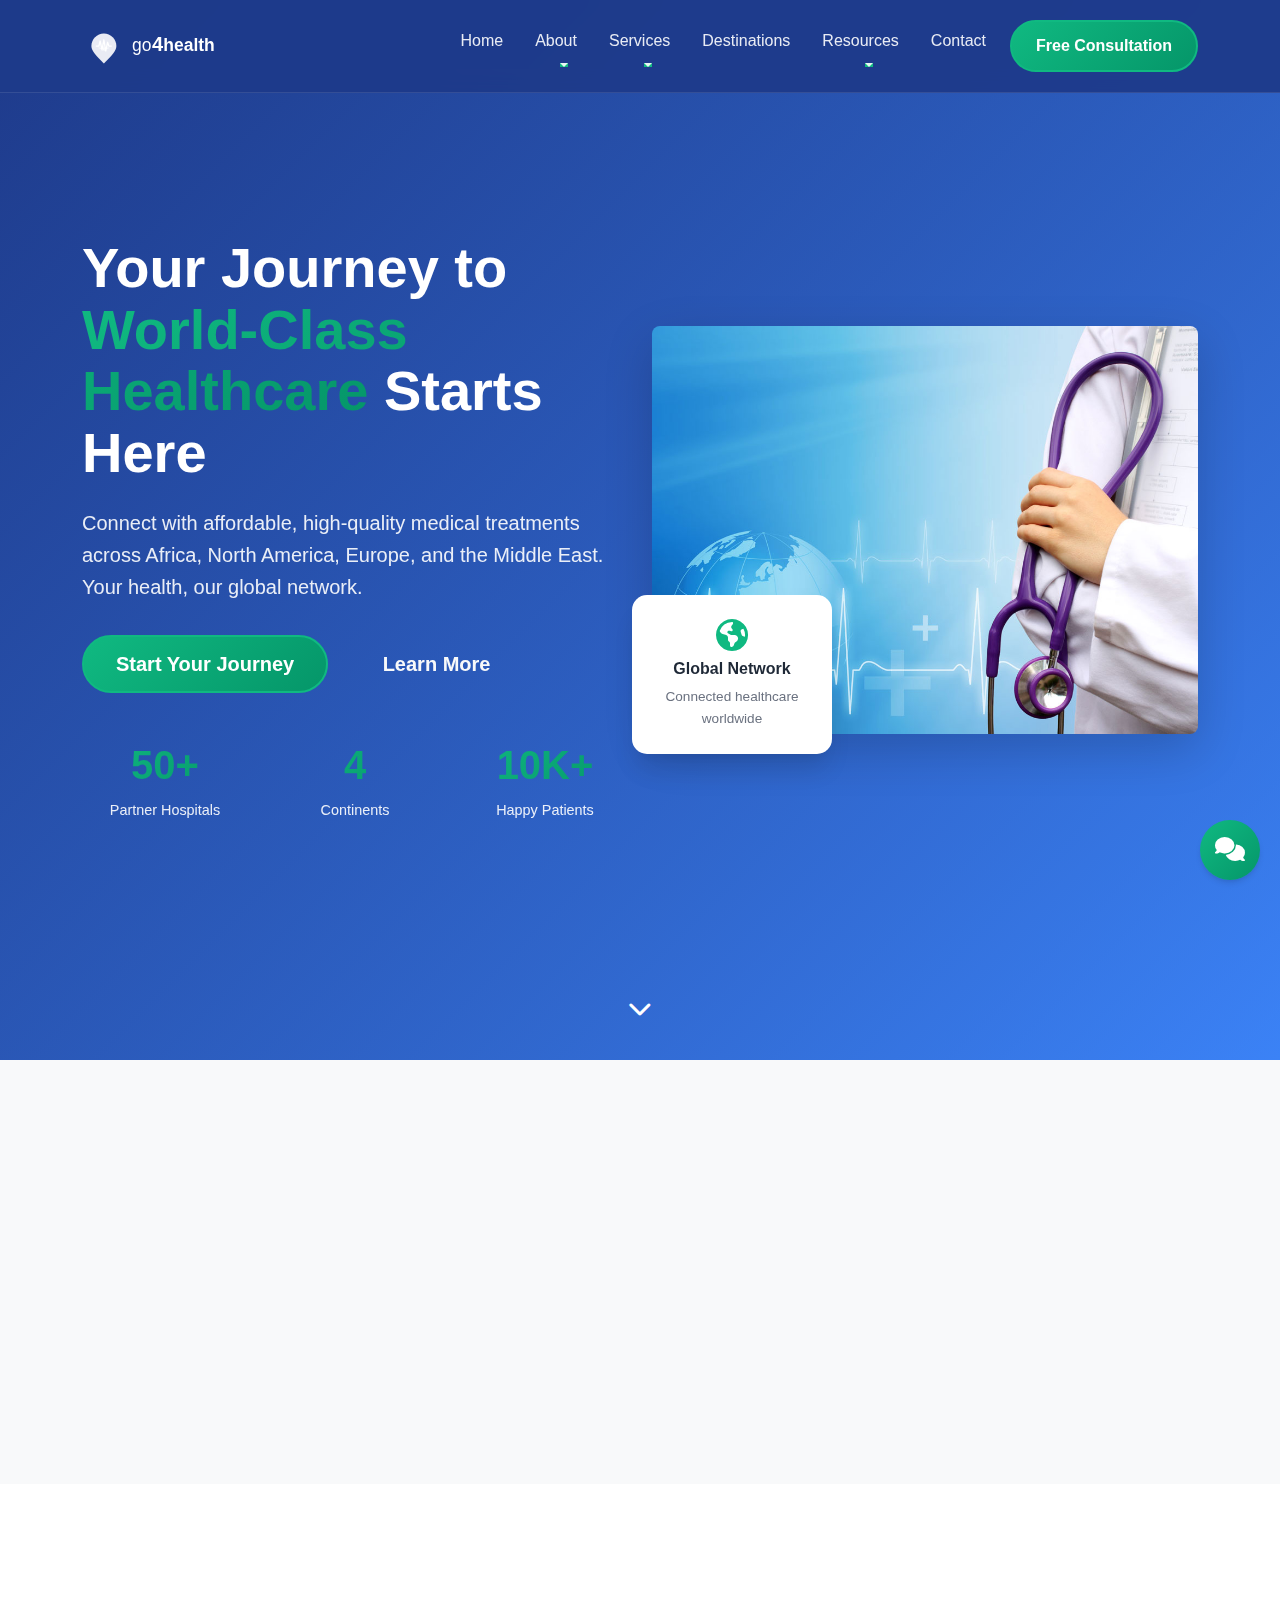
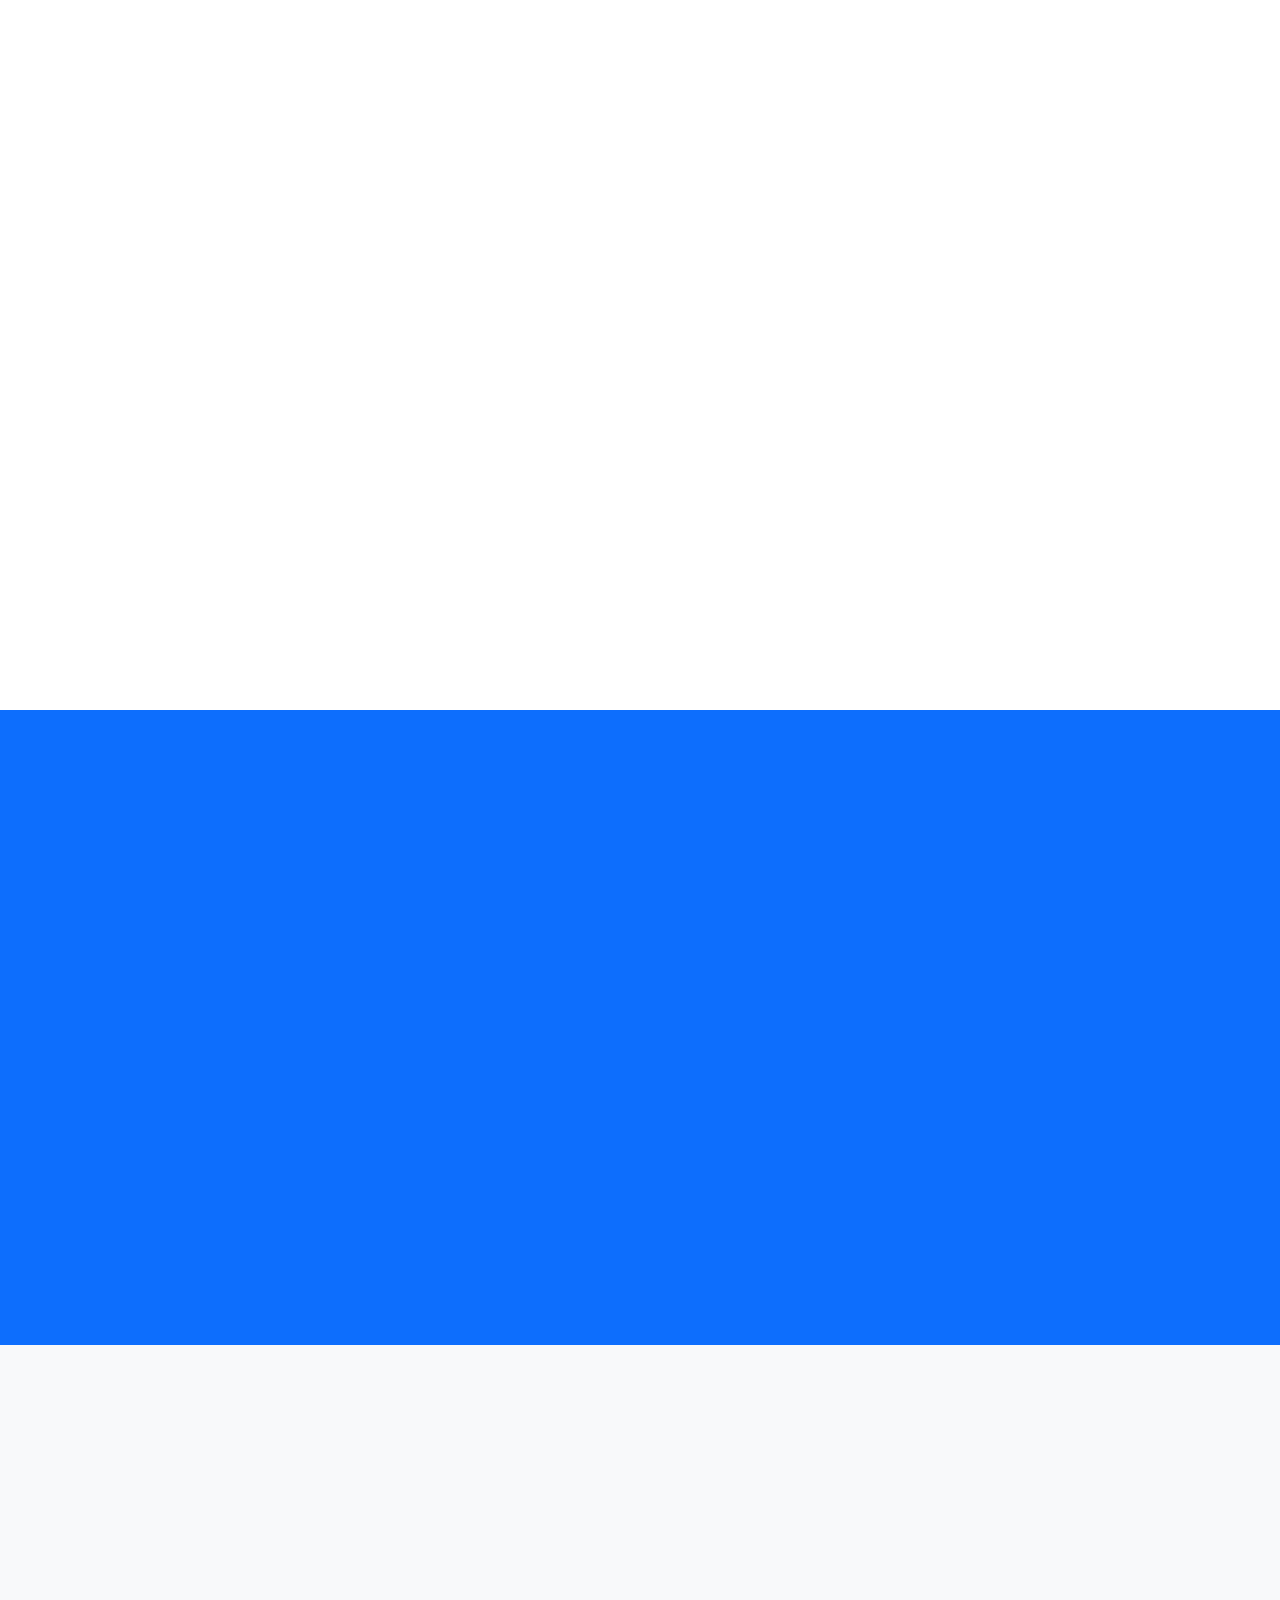
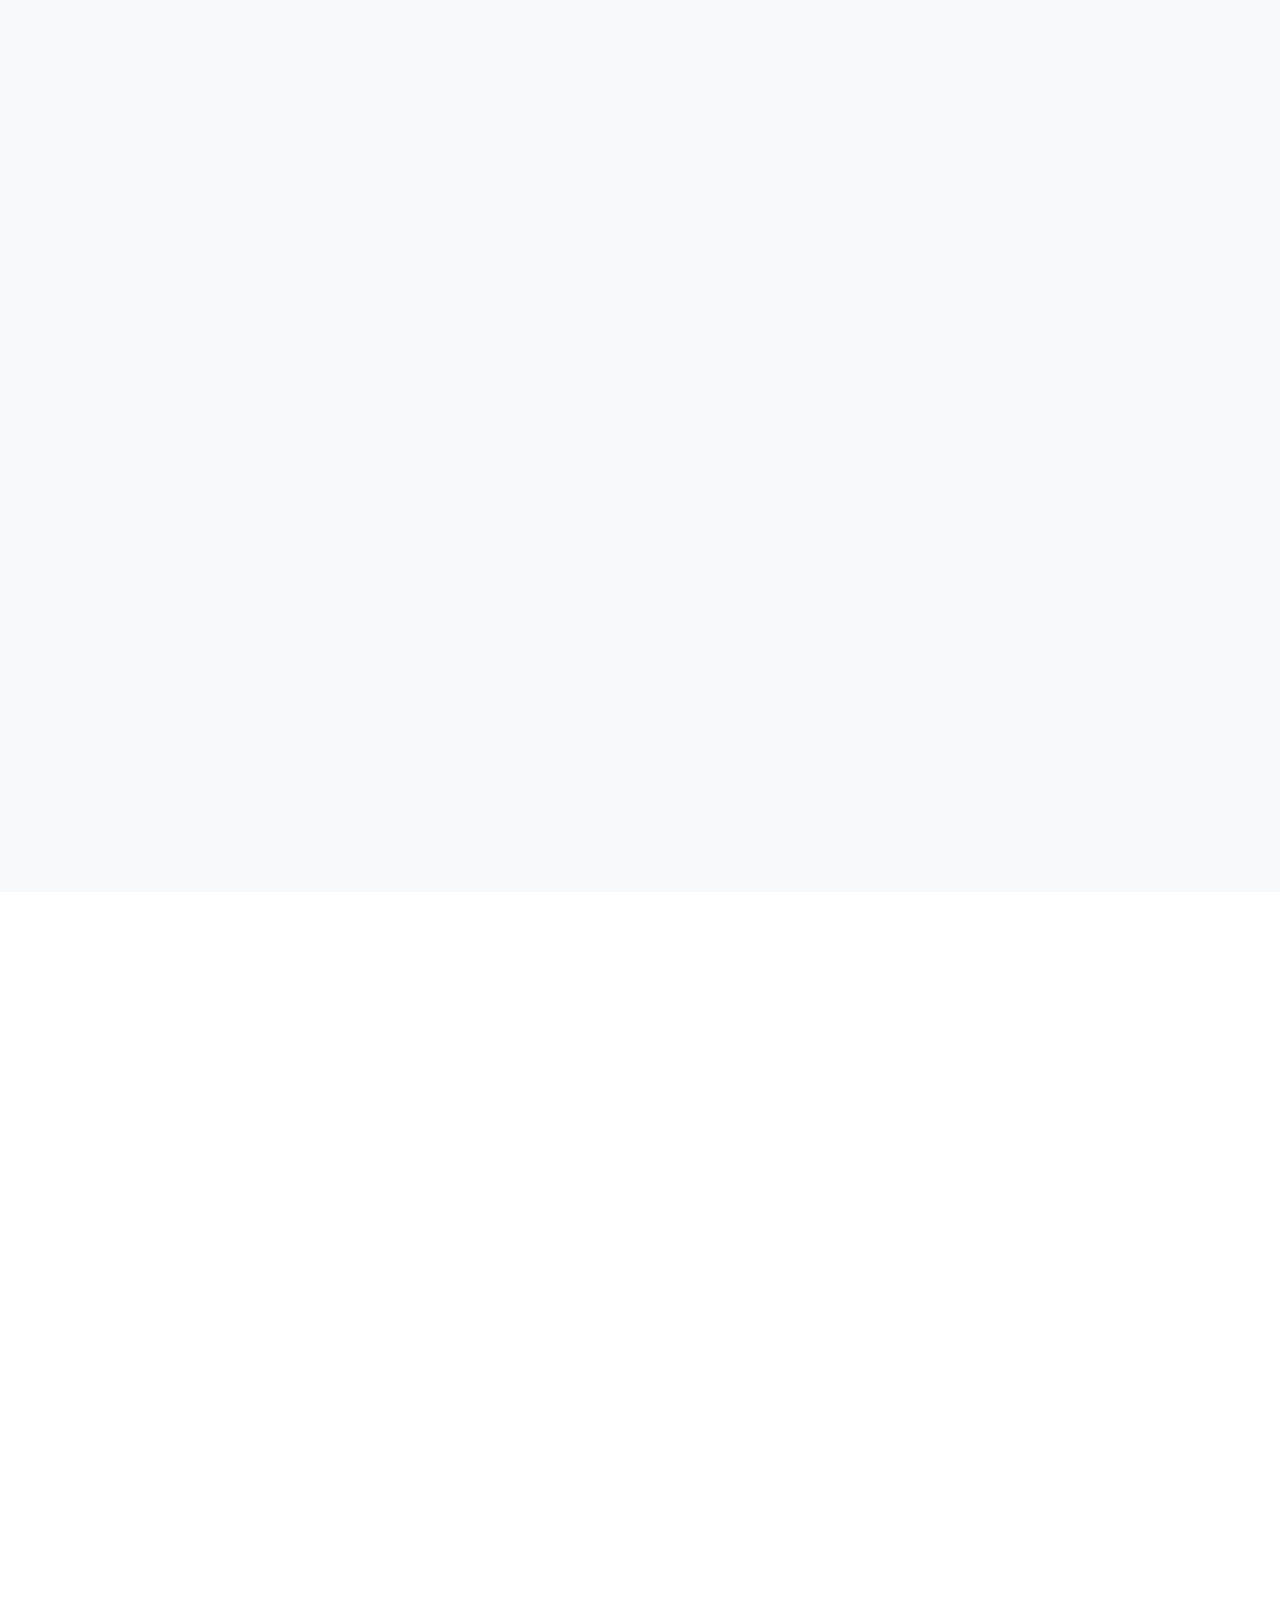
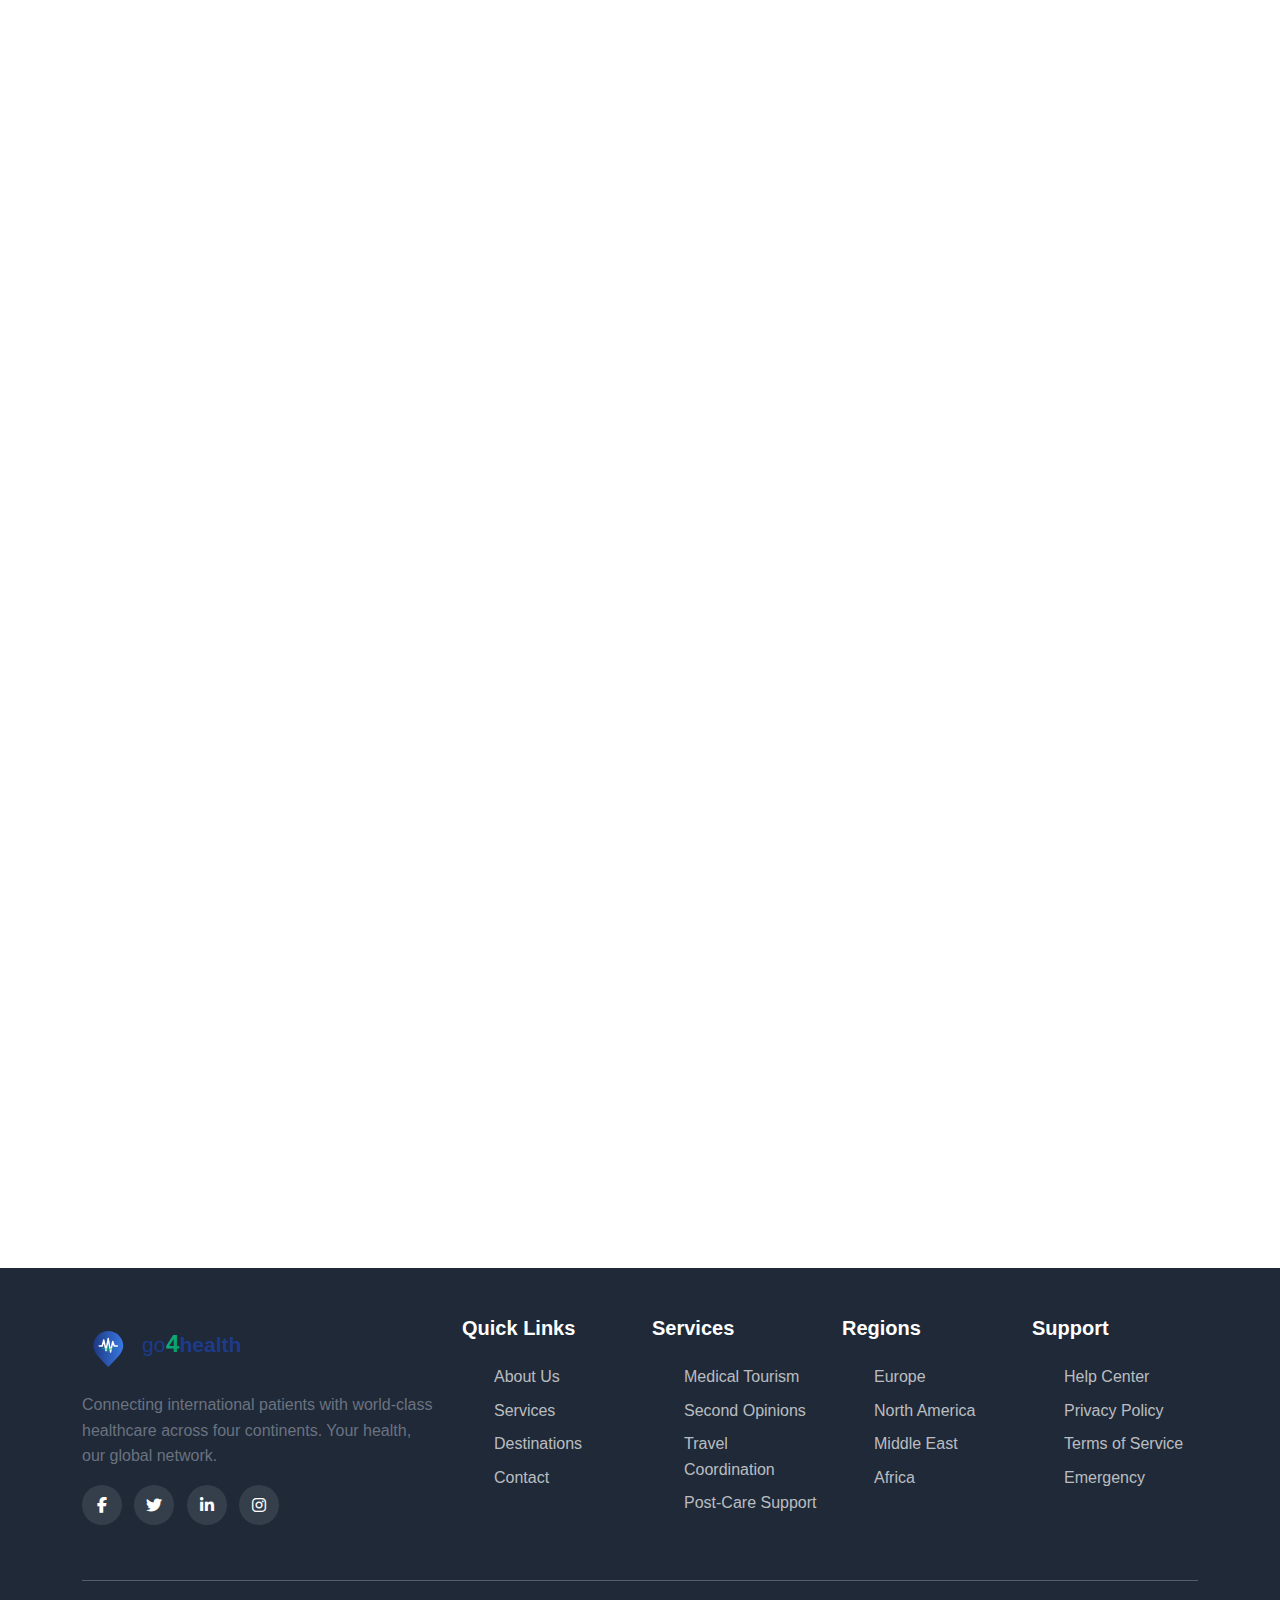
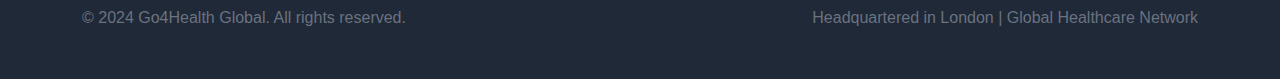
<file: index.html>
<!DOCTYPE html>
<html lang="en">
<head>
    <meta charset="UTF-8">
    <meta name="viewport" content="width=device-width, initial-scale=1.0">
    <title>Go4Health Global - International Medical Tourism</title>
    <meta name="description" content="Go4Health Global connects international patients with affordable, high-quality medical treatments across Africa, North America, Europe, and the Middle East.">
    
    <!-- Bootstrap CSS -->
    <link href="https://cdn.jsdelivr.net/npm/bootstrap@5.3.2/dist/css/bootstrap.min.css" rel="stylesheet">
    
    <!-- Font Awesome Icons -->
    <link rel="stylesheet" href="https://cdnjs.cloudflare.com/ajax/libs/font-awesome/6.4.0/css/all.min.css">
    
    <!-- AOS (Animate On Scroll) -->
    <link href="https://unpkg.com/aos@2.3.1/dist/aos.css" rel="stylesheet">
    
    <!-- Custom CSS -->
    <link rel="stylesheet" href="styles.css">
</head>
<body>
    <!-- Navigation -->
    <nav class="navbar navbar-expand-lg navbar-dark fixed-top custom-navbar">
        <div class="container">
            <a class="navbar-brand" href="#home">
                <img src="images/logo.svg" alt="Go4Health Global" height="50">
            </a>
            
            <button class="navbar-toggler" type="button" data-bs-toggle="collapse" data-bs-target="#navbarNav">
                <span class="navbar-toggler-icon"></span>
            </button>
            
            <div class="collapse navbar-collapse" id="navbarNav">
                <ul class="navbar-nav ms-auto">
                    <li class="nav-item">
                        <a class="nav-link" href="index.html">Home</a>
                    </li>
                    <li class="nav-item dropdown">
                        <a class="nav-link dropdown-toggle" href="#" id="aboutDropdown" role="button" data-bs-toggle="dropdown">
                            About
                        </a>
                        <ul class="dropdown-menu">
                            <li><a class="dropdown-item" href="about.html">About Us</a></li>
                            <li><a class="dropdown-item" href="about.html#team">Our Team</a></li>
                            <li><a class="dropdown-item" href="about.html#accreditations">Accreditations</a></li>
                        </ul>
                    </li>
                    <li class="nav-item dropdown">
                        <a class="nav-link dropdown-toggle" href="#" id="servicesDropdown" role="button" data-bs-toggle="dropdown">
                            Services
                        </a>
                        <ul class="dropdown-menu">
                            <li><a class="dropdown-item" href="services.html">All Services</a></li>
                            <li><a class="dropdown-item" href="services.html#medical-consultation">Medical Consultation</a></li>
                            <li><a class="dropdown-item" href="services.html#travel-coordination">Travel Coordination</a></li>
                            <li><a class="dropdown-item" href="services.html#post-care">Post-Care Support</a></li>
                        </ul>
                    </li>
                    <li class="nav-item">
                        <a class="nav-link" href="destinations.html">Destinations</a>
                    </li>
                    <li class="nav-item dropdown">
                        <a class="nav-link dropdown-toggle" href="#" id="resourcesDropdown" role="button" data-bs-toggle="dropdown">
                            Resources
                        </a>
                        <ul class="dropdown-menu">
                            <li><a class="dropdown-item" href="blog.html">Blog & News</a></li>
                            <li><a class="dropdown-item" href="faq.html">FAQ</a></li>
                            <li><a class="dropdown-item" href="patient-stories.html">Patient Stories</a></li>
                        </ul>
                    </li>
                    <li class="nav-item">
                        <a class="nav-link" href="contact.html">Contact</a>
                    </li>
                    <li class="nav-item">
                        <a class="btn btn-primary ms-2" href="#consultation">Free Consultation</a>
                    </li>
                </ul>
            </div>
        </div>
    </nav>

    <!-- Hero Section -->
    <section id="home" class="hero-section">
        <div class="hero-overlay"></div>
        <div class="container">
            <div class="row align-items-center min-vh-100">
                <div class="col-lg-6" data-aos="fade-right">
                    <h1 class="hero-title">Your Journey to <span class="text-gradient">World-Class Healthcare</span> Starts Here</h1>
                    <p class="hero-subtitle">Connect with affordable, high-quality medical treatments across Africa, North America, Europe, and the Middle East. Your health, our global network.</p>
                    <div class="hero-buttons">
                        <a href="#consultation" class="btn btn-primary btn-lg me-3">Start Your Journey</a>
                        <a href="#about" class="btn btn-outline-light btn-lg">Learn More</a>
                    </div>
                    <div class="hero-stats mt-4">
                        <div class="row">
                            <div class="col-4">
                                <div class="stat-item">
                                    <h3>50+</h3>
                                    <span>Partner Hospitals</span>
                                </div>
                            </div>
                            <div class="col-4">
                                <div class="stat-item">
                                    <h3>4</h3>
                                    <span>Continents</span>
                                </div>
                            </div>
                            <div class="col-4">
                                <div class="stat-item">
                                    <h3>10K+</h3>
                                    <span>Happy Patients</span>
                                </div>
                            </div>
                        </div>
                    </div>
                </div>
                <div class="col-lg-6" data-aos="fade-left">
                    <div class="hero-image">
                        <img src="images/image3.jpg" alt="Global Healthcare" class="img-fluid rounded-3 shadow-lg">
                        <div class="floating-card" data-aos="fade-up" data-aos-delay="200">
                            <i class="fas fa-globe-americas"></i>
                            <h4>Global Network</h4>
                            <p>Connected healthcare worldwide</p>
                        </div>
                    </div>
                </div>
            </div>
        </div>
        <div class="scroll-indicator">
            <a href="#about">
                <i class="fas fa-chevron-down"></i>
            </a>
        </div>
    </section>

    <!-- Trust & Certifications Section -->
    <section class="py-5 bg-light">
        <div class="container">
            <div class="row justify-content-center mb-4">
                <div class="col-lg-8 text-center" data-aos="fade-up">
                    <h3 class="mb-4">Trusted by Patients Worldwide</h3>
                    <p class="text-muted">Accredited by leading healthcare organizations and trusted by thousands of patients</p>
                </div>
            </div>
            <div class="row align-items-center justify-content-center">
                <div class="col-lg-2 col-md-3 col-6 mb-4" data-aos="fade-up" data-aos-delay="100">
                    <div class="certification-badge text-center">
                        <i class="fas fa-certificate text-primary mb-2" style="font-size: 2.5rem;"></i>
                        <h6>JCI Accredited</h6>
                        <small class="text-muted">Joint Commission International</small>
                    </div>
                </div>
                <div class="col-lg-2 col-md-3 col-6 mb-4" data-aos="fade-up" data-aos-delay="200">
                    <div class="certification-badge text-center">
                        <i class="fas fa-shield-alt text-success mb-2" style="font-size: 2.5rem;"></i>
                        <h6>ISO 9001</h6>
                        <small class="text-muted">Quality Management</small>
                    </div>
                </div>
                <div class="col-lg-2 col-md-3 col-6 mb-4" data-aos="fade-up" data-aos-delay="300">
                    <div class="certification-badge text-center">
                        <i class="fas fa-user-md text-info mb-2" style="font-size: 2.5rem;"></i>
                        <h6>AAAHC Certified</h6>
                        <small class="text-muted">Ambulatory Health Care</small>
                    </div>
                </div>
                <div class="col-lg-2 col-md-3 col-6 mb-4" data-aos="fade-up" data-aos-delay="400">
                    <div class="certification-badge text-center">
                        <i class="fas fa-lock text-warning mb-2" style="font-size: 2.5rem;"></i>
                        <h6>HIPAA Compliant</h6>
                        <small class="text-muted">Data Protection</small>
                    </div>
                </div>
                <div class="col-lg-2 col-md-3 col-6 mb-4" data-aos="fade-up" data-aos-delay="500">
                    <div class="certification-badge text-center">
                        <i class="fas fa-globe text-primary mb-2" style="font-size: 2.5rem;"></i>
                        <h6>MTQUA Member</h6>
                        <small class="text-muted">Medical Tourism Quality</small>
                    </div>
                </div>
            </div>
        </div>
    </section>

    <!-- About Section -->
    <section id="about" class="py-5">
        <div class="container">
            <div class="row justify-content-center mb-5">
                <div class="col-lg-8 text-center" data-aos="fade-up">
                    <h2 class="section-title">About Go4Health Global</h2>
                    <p class="section-subtitle">Headquartered in London, we bridge the gap between patients seeking quality healthcare and world-class medical facilities across four continents.</p>
                </div>
            </div>
            
            <div class="row align-items-center mb-5">
                <div class="col-lg-6" data-aos="fade-right">
                    <img src="images/image5.jpg" alt="Modern Hospital Lobby" class="img-fluid rounded-3 shadow">
                </div>
                <div class="col-lg-6" data-aos="fade-left">
                    <div class="about-content">
                        <h3>Our Mission</h3>
                        <p>To make world-class healthcare accessible to everyone by connecting international patients with affordable, high-quality medical treatments across our global network of partner hospitals and clinics.</p>
                        
                        <div class="feature-list">
                            <div class="feature-item">
                                <i class="fas fa-check-circle text-primary"></i>
                                <span>Vetted medical professionals and facilities</span>
                            </div>
                            <div class="feature-item">
                                <i class="fas fa-check-circle text-primary"></i>
                                <span>Comprehensive care coordination</span>
                            </div>
                            <div class="feature-item">
                                <i class="fas fa-check-circle text-primary"></i>
                                <span>Transparent pricing and procedures</span>
                            </div>
                            <div class="feature-item">
                                <i class="fas fa-check-circle text-primary"></i>
                                <span>24/7 multilingual support</span>
                            </div>
                        </div>
                    </div>
                </div>
            </div>
        </div>
    </section>

    <!-- Why Choose Us Section -->
    <section class="py-5 bg-primary text-white">
        <div class="container">
            <div class="row justify-content-center mb-5">
                <div class="col-lg-8 text-center" data-aos="fade-up">
                    <h2 class="section-title text-white">Why Choose Go4Health Global?</h2>
                    <p class="section-subtitle">Experience healthcare without borders with our comprehensive medical tourism services</p>
                </div>
            </div>
            
            <div class="row">
                <div class="col-lg-3 col-md-6 mb-4" data-aos="fade-up" data-aos-delay="100">
                    <div class="why-choose-card text-center">
                        <div class="why-choose-icon">
                            <i class="fas fa-award"></i>
                        </div>
                        <h4>10+ Years Experience</h4>
                        <p>Over a decade of expertise in international medical tourism with thousands of successful treatments</p>
                    </div>
                </div>
                
                <div class="col-lg-3 col-md-6 mb-4" data-aos="fade-up" data-aos-delay="200">
                    <div class="why-choose-card text-center">
                        <div class="why-choose-icon">
                            <i class="fas fa-users-cog"></i>
                        </div>
                        <h4>Dedicated Care Team</h4>
                        <p>Personal medical coordinators assigned to guide you through every step of your healthcare journey</p>
                    </div>
                </div>
                
                <div class="col-lg-3 col-md-6 mb-4" data-aos="fade-up" data-aos-delay="300">
                    <div class="why-choose-card text-center">
                        <div class="why-choose-icon">
                            <i class="fas fa-money-bill-wave"></i>
                        </div>
                        <h4>Cost Savings up to 70%</h4>
                        <p>Significant savings on medical procedures without compromising on quality or safety standards</p>
                    </div>
                </div>
                
                <div class="col-lg-3 col-md-6 mb-4" data-aos="fade-up" data-aos-delay="400">
                    <div class="why-choose-card text-center">
                        <div class="why-choose-icon">
                            <i class="fas fa-headset"></i>
                        </div>
                        <h4>24/7 Global Support</h4>
                        <p>Round-the-clock multilingual support team available for emergencies and assistance</p>
                    </div>
                </div>
            </div>
        </div>
    </section>

    <!-- Services Section -->
    <section id="services" class="py-5 bg-light">
        <div class="container">
            <div class="row justify-content-center mb-5">
                <div class="col-lg-8 text-center" data-aos="fade-up">
                    <h2 class="section-title">Our Services</h2>
                    <p class="section-subtitle">Comprehensive medical tourism services tailored to your needs</p>
                </div>
            </div>
            
            <div class="row">
                <div class="col-lg-4 col-md-6 mb-4" data-aos="fade-up" data-aos-delay="100">
                    <div class="service-card">
                        <div class="service-icon">
                            <i class="fas fa-user-md"></i>
                        </div>
                        <h4>Medical Consultation</h4>
                        <p>Connect with top specialists for second opinions and treatment planning.</p>
                        <ul class="service-features">
                            <li>Virtual consultations</li>
                            <li>Medical record reviews</li>
                            <li>Treatment recommendations</li>
                        </ul>
                    </div>
                </div>
                
                <div class="col-lg-4 col-md-6 mb-4" data-aos="fade-up" data-aos-delay="200">
                    <div class="service-card">
                        <div class="service-icon">
                            <i class="fas fa-plane"></i>
                        </div>
                        <h4>Travel Coordination</h4>
                        <p>Complete travel arrangements including visa assistance and accommodation.</p>
                        <ul class="service-features">
                            <li>Visa support</li>
                            <li>Flight bookings</li>
                            <li>Medical accommodations</li>
                        </ul>
                    </div>
                </div>
                
                <div class="col-lg-4 col-md-6 mb-4" data-aos="fade-up" data-aos-delay="300">
                    <div class="service-card">
                        <div class="service-icon">
                            <i class="fas fa-hospital"></i>
                        </div>
                        <h4>Hospital Partnerships</h4>
                        <p>Access to premier healthcare facilities with international accreditation.</p>
                        <ul class="service-features">
                            <li>JCI accredited facilities</li>
                            <li>Board-certified doctors</li>
                            <li>Advanced medical technology</li>
                        </ul>
                    </div>
                </div>
                
                <div class="col-lg-4 col-md-6 mb-4" data-aos="fade-up" data-aos-delay="400">
                    <div class="service-card">
                        <div class="service-icon">
                            <i class="fas fa-language"></i>
                        </div>
                        <h4>Translation Services</h4>
                        <p>Professional medical translation and interpretation services.</p>
                        <ul class="service-features">
                            <li>Medical interpreters</li>
                            <li>Document translation</li>
                            <li>Cultural mediation</li>
                        </ul>
                    </div>
                </div>
                
                <div class="col-lg-4 col-md-6 mb-4" data-aos="fade-up" data-aos-delay="500">
                    <div class="service-card">
                        <div class="service-icon">
                            <i class="fas fa-hand-holding-heart"></i>
                        </div>
                        <h4>Post-Care Support</h4>
                        <p>Comprehensive follow-up care and recovery assistance.</p>
                        <ul class="service-features">
                            <li>Recovery monitoring</li>
                            <li>Follow-up appointments</li>
                            <li>Rehabilitation coordination</li>
                        </ul>
                    </div>
                </div>
                
                <div class="col-lg-4 col-md-6 mb-4" data-aos="fade-up" data-aos-delay="600">
                    <div class="service-card">
                        <div class="service-icon">
                            <i class="fas fa-dollar-sign"></i>
                        </div>
                        <h4>Financial Assistance</h4>
                        <p>Transparent pricing and flexible payment options for your treatment.</p>
                        <ul class="service-features">
                            <li>Cost estimates</li>
                            <li>Payment plans</li>
                            <li>Insurance coordination</li>
                        </ul>
                    </div>
                </div>
            </div>
        </div>
    </section>

    <!-- Destinations Section -->
    <section id="destinations" class="py-5">
        <div class="container">
            <div class="row justify-content-center mb-5">
                <div class="col-lg-8 text-center" data-aos="fade-up">
                    <h2 class="section-title">Our Global Network</h2>
                    <p class="section-subtitle">World-class healthcare across four continents</p>
                </div>
            </div>
            
            <div class="row">
                <div class="col-lg-3 col-md-6 mb-4" data-aos="fade-up" data-aos-delay="100">
                    <div class="destination-card">
                        <div class="destination-image">
                            <i class="fas fa-map-marker-alt"></i>
                        </div>
                        <h4>Europe</h4>
                        <p>Leading medical centers in UK, Germany, and Switzerland</p>
                        <ul class="destination-features">
                            <li>Advanced cardiac care</li>
                            <li>Oncology treatments</li>
                            <li>Orthopedic surgery</li>
                        </ul>
                    </div>
                </div>
                
                <div class="col-lg-3 col-md-6 mb-4" data-aos="fade-up" data-aos-delay="200">
                    <div class="destination-card">
                        <div class="destination-image">
                            <i class="fas fa-map-marker-alt"></i>
                        </div>
                        <h4>North America</h4>
                        <p>Renowned hospitals in USA and Canada</p>
                        <ul class="destination-features">
                            <li>Cancer treatment</li>
                            <li>Neurosurgery</li>
                            <li>Organ transplants</li>
                        </ul>
                    </div>
                </div>
                
                
                
                <div class="col-lg-3 col-md-6 mb-4" data-aos="fade-up" data-aos-delay="400">
                    <div class="destination-card">
                        <div class="destination-image">
                            <i class="fas fa-map-marker-alt"></i>
                        </div>
                        <h4>Africa</h4>
                        <p>Quality healthcare in South Africa and Morocco</p>
                        <ul class="destination-features">
                            <li>General surgery</li>
                            <li>Dental care</li>
                            <li>Wellness programs</li>
                        </ul>
                    </div>
                </div>
            </div>
        </div>
    </section>

    <!-- Testimonials Section 
    <section id="testimonials" class="py-5 bg-primary text-white">
        <div class="container">
            <div class="row justify-content-center mb-5">
                <div class="col-lg-8 text-center" data-aos="fade-up">
                    <h2 class="section-title text-white">What Our Patients Say</h2>
                    <p class="section-subtitle">Real stories from patients who trusted us with their healthcare journey</p>
                </div>
            </div>
            
            <div class="row">
                <div class="col-lg-4 mb-4" data-aos="fade-up" data-aos-delay="100">
                    <div class="testimonial-card">
                        <div class="testimonial-content">
                            <div class="stars">
                                <i class="fas fa-star"></i>
                                <i class="fas fa-star"></i>
                                <i class="fas fa-star"></i>
                                <i class="fas fa-star"></i>
                                <i class="fas fa-star"></i>
                            </div>
                            <p>"Go4Health Global made my cardiac surgery in Germany seamless. From consultation to recovery, every detail was perfectly managed."</p>
                        </div>
                        <div class="testimonial-author">
                            <img src="https://images.unsplash.com/photo-1507003211169-0a1dd7228f2d?w=80&h=80&fit=crop&crop=face" alt="Patient" class="author-image">
                            <div class="author-info">
                                <h5>James</h5>
                                <span>United Kingdom</span>
                            </div>
                        </div>
                    </div>
                </div>
                
                <div class="col-lg-4 mb-4" data-aos="fade-up" data-aos-delay="200">
                    <div class="testimonial-card">
                        <div class="testimonial-content">
                            <div class="stars">
                                <i class="fas fa-star"></i>
                                <i class="fas fa-star"></i>
                                <i class="fas fa-star"></i>
                                <i class="fas fa-star"></i>
                                <i class="fas fa-star"></i>
                            </div>
                            <p>"Exceptional service! The team coordinated my orthopedic treatment in Dubai with such professionalism and care."</p>
                        </div>
                        <div class="testimonial-author">
                            <img src="https://images.unsplash.com/photo-1494790108755-2616b612b120?w=80&h=80&fit=crop&crop=face" alt="Patient" class="author-image">
                            <div class="author-info">
                                <h5>Sarah </h5>
                                <span>Australia</span>
                            </div>
                        </div>
                    </div>
                </div>
                
                <div class="col-lg-4 mb-4" data-aos="fade-up" data-aos-delay="300">
                    <div class="testimonial-card">
                        <div class="testimonial-content">
                            <div class="stars">
                                <i class="fas fa-star"></i>
                                <i class="fas fa-star"></i>
                                <i class="fas fa-star"></i>
                                <i class="fas fa-star"></i>
                                <i class="fas fa-star"></i>
                            </div>
                            <p>"From Nigeria to Canada for my cancer treatment - Go4Health Global was with me every step of the way. Truly life-changing."</p>
                        </div>
                        <div class="testimonial-author">
                            <img src="https://images.unsplash.com/photo-1472099645785-5658abf4ff4e?w=80&h=80&fit=crop&crop=face" alt="Patient" class="author-image">
                            <div class="author-info">
                                <h5>David Okafor</h5>
                                <span>Nigeria</span>
                            </div>
                        </div>
                    </div>
                </div>
            </div>
        </div>
    </section>
    -->

    <!-- Contact Section -->
    <section id="contact" class="py-5">
        <div class="container">
            <div class="row justify-content-center mb-5">
                <div class="col-lg-8 text-center" data-aos="fade-up">
                    <h2 class="section-title">Get In Touch</h2>
                    <p class="section-subtitle">Ready to start your healthcare journey? Contact our expert team today.</p>
                </div>
            </div>
            
            <div class="row">
                <div class="col-lg-8 mx-auto">
                    <div class="contact-form-wrapper" data-aos="fade-up">
                        <form id="contactForm" class="contact-form">
                            <div class="row">
                                <div class="col-md-6 mb-3">
                                    <label for="firstName" class="form-label">First Name</label>
                                    <input type="text" class="form-control" id="firstName" required>
                                </div>
                                <div class="col-md-6 mb-3">
                                    <label for="lastName" class="form-label">Last Name</label>
                                    <input type="text" class="form-control" id="lastName" required>
                                </div>
                            </div>
                            <div class="row">
                                <div class="col-md-6 mb-3">
                                    <label for="email" class="form-label">Email</label>
                                    <input type="email" class="form-control" id="email" required>
                                </div>
                                <div class="col-md-6 mb-3">
                                    <label for="phone" class="form-label">Phone</label>
                                    <input type="tel" class="form-control" id="phone">
                                </div>
                            </div>
                            <div class="mb-3">
                                <label for="treatment" class="form-label">Treatment Interest</label>
                                <select class="form-select" id="treatment">
                                    <option value="">Select Treatment Type</option>
                                    <option value="cardiac">Cardiac Care</option>
                                    <option value="oncology">Oncology</option>
                                    <option value="orthopedic">Orthopedic</option>
                                    <option value="cosmetic">Cosmetic Surgery</option>
                                    <option value="fertility">Fertility Treatment</option>
                                    <option value="other">Other</option>
                                </select>
                            </div>
                            <div class="mb-3">
                                <label for="message" class="form-label">Message</label>
                                <textarea class="form-control" id="message" rows="5" placeholder="Tell us about your healthcare needs..."></textarea>
                            </div>
                            <div class="text-center">
                                <button type="submit" class="btn btn-primary btn-lg">Send Message</button>
                            </div>
                        </form>
                    </div>
                </div>
            </div>
            
            <div class="row mt-5">
                <div class="col-lg-4 text-center mb-4" data-aos="fade-up" data-aos-delay="100">
                    <div class="contact-info">
                        <i class="fas fa-map-marker-alt"></i>
                        <h4>Headquarters</h4>
                        <p>London, United Kingdom<br>Global Operations Center</p>
                    </div>
                </div>
                <div class="col-lg-4 text-center mb-4" data-aos="fade-up" data-aos-delay="200">
                    <div class="contact-info">
                        <i class="fas fa-phone"></i>
                        <h4>24/7 Hotline</h4>
                        <p>+44 20 7123 4567<br>Emergency Support Available</p>
                    </div>
                </div>
                <div class="col-lg-4 text-center mb-4" data-aos="fade-up" data-aos-delay="300">
                    <div class="contact-info">
                        <i class="fas fa-envelope"></i>
                        <h4>Email Support</h4>
                        <p>info@go4healthglobal.com<br>Quick Response Guaranteed</p>
                    </div>
                </div>
            </div>
        </div>
    </section>

    <!-- Footer -->
    <footer class="footer bg-dark text-white py-5">
        <div class="container">
            <div class="row">
                <div class="col-lg-4 mb-4">
                    <img src="images/logo.svg" alt="Go4Health Global" height="60" class="mb-3">
                    <p>Connecting international patients with world-class healthcare across four continents. Your health, our global network.</p>
                    <div class="social-links">
                        <a href="#" class="social-link"><i class="fab fa-facebook-f"></i></a>
                        <a href="#" class="social-link"><i class="fab fa-twitter"></i></a>
                        <a href="#" class="social-link"><i class="fab fa-linkedin-in"></i></a>
                        <a href="#" class="social-link"><i class="fab fa-instagram"></i></a>
                    </div>
                </div>
                
                <div class="col-lg-2 col-md-6 mb-4">
                    <h5>Quick Links</h5>
                    <ul class="footer-links">
                        <li><a href="#about">About Us</a></li>
                        <li><a href="#services">Services</a></li>
                        <li><a href="#destinations">Destinations</a></li>
                        <li><a href="#contact">Contact</a></li>
                    </ul>
                </div>
                
                <div class="col-lg-2 col-md-6 mb-4">
                    <h5>Services</h5>
                    <ul class="footer-links">
                        <li><a href="#">Medical Tourism</a></li>
                        <li><a href="#">Second Opinions</a></li>
                        <li><a href="#">Travel Coordination</a></li>
                        <li><a href="#">Post-Care Support</a></li>
                    </ul>
                </div>
                
                <div class="col-lg-2 col-md-6 mb-4">
                    <h5>Regions</h5>
                    <ul class="footer-links">
                        <li><a href="#">Europe</a></li>
                        <li><a href="#">North America</a></li>
                        <li><a href="#">Middle East</a></li>
                        <li><a href="#">Africa</a></li>
                    </ul>
                </div>
                
                <div class="col-lg-2 col-md-6 mb-4">
                    <h5>Support</h5>
                    <ul class="footer-links">
                        <li><a href="#">Help Center</a></li>
                        <li><a href="#">Privacy Policy</a></li>
                        <li><a href="#">Terms of Service</a></li>
                        <li><a href="#">Emergency</a></li>
                    </ul>
                </div>
            </div>
            
            <hr class="my-4">
            
            <div class="row align-items-center">
                <div class="col-md-6">
                    <p class="mb-0">&copy; 2024 Go4Health Global. All rights reserved.</p>
                </div>
                <div class="col-md-6 text-md-end">
                    <p class="mb-0">Headquartered in London | Global Healthcare Network</p>
                </div>
            </div>
        </div>
    </footer>

    <!-- Consultation Modal -->
    <div class="modal fade" id="consultationModal" tabindex="-1" aria-labelledby="consultationModalLabel" aria-hidden="true">
        <div class="modal-dialog modal-lg">
            <div class="modal-content">
                <div class="modal-header">
                    <h5 class="modal-title" id="consultationModalLabel">Free Medical Consultation</h5>
                    <button type="button" class="btn-close" data-bs-dismiss="modal" aria-label="Close"></button>
                </div>
                <div class="modal-body">
                    <form id="consultationForm">
                        <div class="row">
                            <div class="col-md-6 mb-3">
                                <label for="consultFirstName" class="form-label">First Name *</label>
                                <input type="text" class="form-control" id="consultFirstName" required>
                            </div>
                            <div class="col-md-6 mb-3">
                                <label for="consultLastName" class="form-label">Last Name *</label>
                                <input type="text" class="form-control" id="consultLastName" required>
                            </div>
                        </div>
                        <div class="row">
                            <div class="col-md-6 mb-3">
                                <label for="consultEmail" class="form-label">Email *</label>
                                <input type="email" class="form-control" id="consultEmail" required>
                            </div>
                            <div class="col-md-6 mb-3">
                                <label for="consultPhone" class="form-label">Phone *</label>
                                <input type="tel" class="form-control" id="consultPhone" required>
                            </div>
                        </div>
                        <div class="mb-3">
                            <label for="consultCountry" class="form-label">Country *</label>
                            <input type="text" class="form-control" id="consultCountry" required>
                        </div>
                        <div class="mb-3">
                            <label for="consultCondition" class="form-label">Medical Condition *</label>
                            <textarea class="form-control" id="consultCondition" rows="3" placeholder="Briefly describe your medical condition or treatment needs..." required></textarea>
                        </div>
                        <div class="mb-3">
                            <label for="consultPreferredDestination" class="form-label">Preferred Treatment Destination</label>
                            <select class="form-select" id="consultPreferredDestination">
                                <option value="">No Preference</option>
                                <option value="europe">Europe</option>
                                <option value="north-america">North America</option>
                                <option value="middle-east">Middle East</option>
                                <option value="africa">Africa</option>
                            </select>
                        </div>
                        <div class="mb-3">
                            <div class="form-check">
                                <input class="form-check-input" type="checkbox" id="consultConsent" required>
                                <label class="form-check-label" for="consultConsent">
                                    I consent to Go4Health Global contacting me about my medical consultation request *
                                </label>
                            </div>
                        </div>
                    </form>
                </div>
                <div class="modal-footer">
                    <button type="button" class="btn btn-secondary" data-bs-dismiss="modal">Cancel</button>
                    <button type="submit" form="consultationForm" class="btn btn-primary">Request Consultation</button>
                </div>
            </div>
        </div>
    </div>

    <!-- Chatbot -->
    <div id="chatbot" class="chatbot">
        <div class="chatbot-header" id="chatbotHeader">
            <i class="fas fa-comments"></i>
            <span>Chat with us</span>
            <button class="chatbot-toggle" id="chatbotToggle">
                <i class="fas fa-times"></i>
            </button>
        </div>
        <div class="chatbot-body" id="chatbotBody">
            <div class="chatbot-messages" id="chatbotMessages">
                <div class="message bot-message">
                    <div class="message-content">
                        Hello! I'm here to help you with your healthcare journey. How can I assist you today?
                    </div>
                    <div class="message-time">Now</div>
                </div>
            </div>
            <div class="chatbot-input">
                <input type="text" id="chatbotInput" placeholder="Type your message...">
                <button id="chatbotSend">
                    <i class="fas fa-paper-plane"></i>
                </button>
            </div>
        </div>
    </div>

    <!-- Floating Chat Button -->
    <button class="chat-fab" id="chatFab">
        <i class="fas fa-comments"></i>
    </button>

    <!-- Bootstrap JS -->
    <script src="https://cdn.jsdelivr.net/npm/bootstrap@5.3.2/dist/js/bootstrap.bundle.min.js"></script>
    
    <!-- AOS JS -->
    <script src="https://unpkg.com/aos@2.3.1/dist/aos.js"></script>
    
    <!-- Custom JS -->
    <script src="script.js"></script>
</body>
</html>
</file>
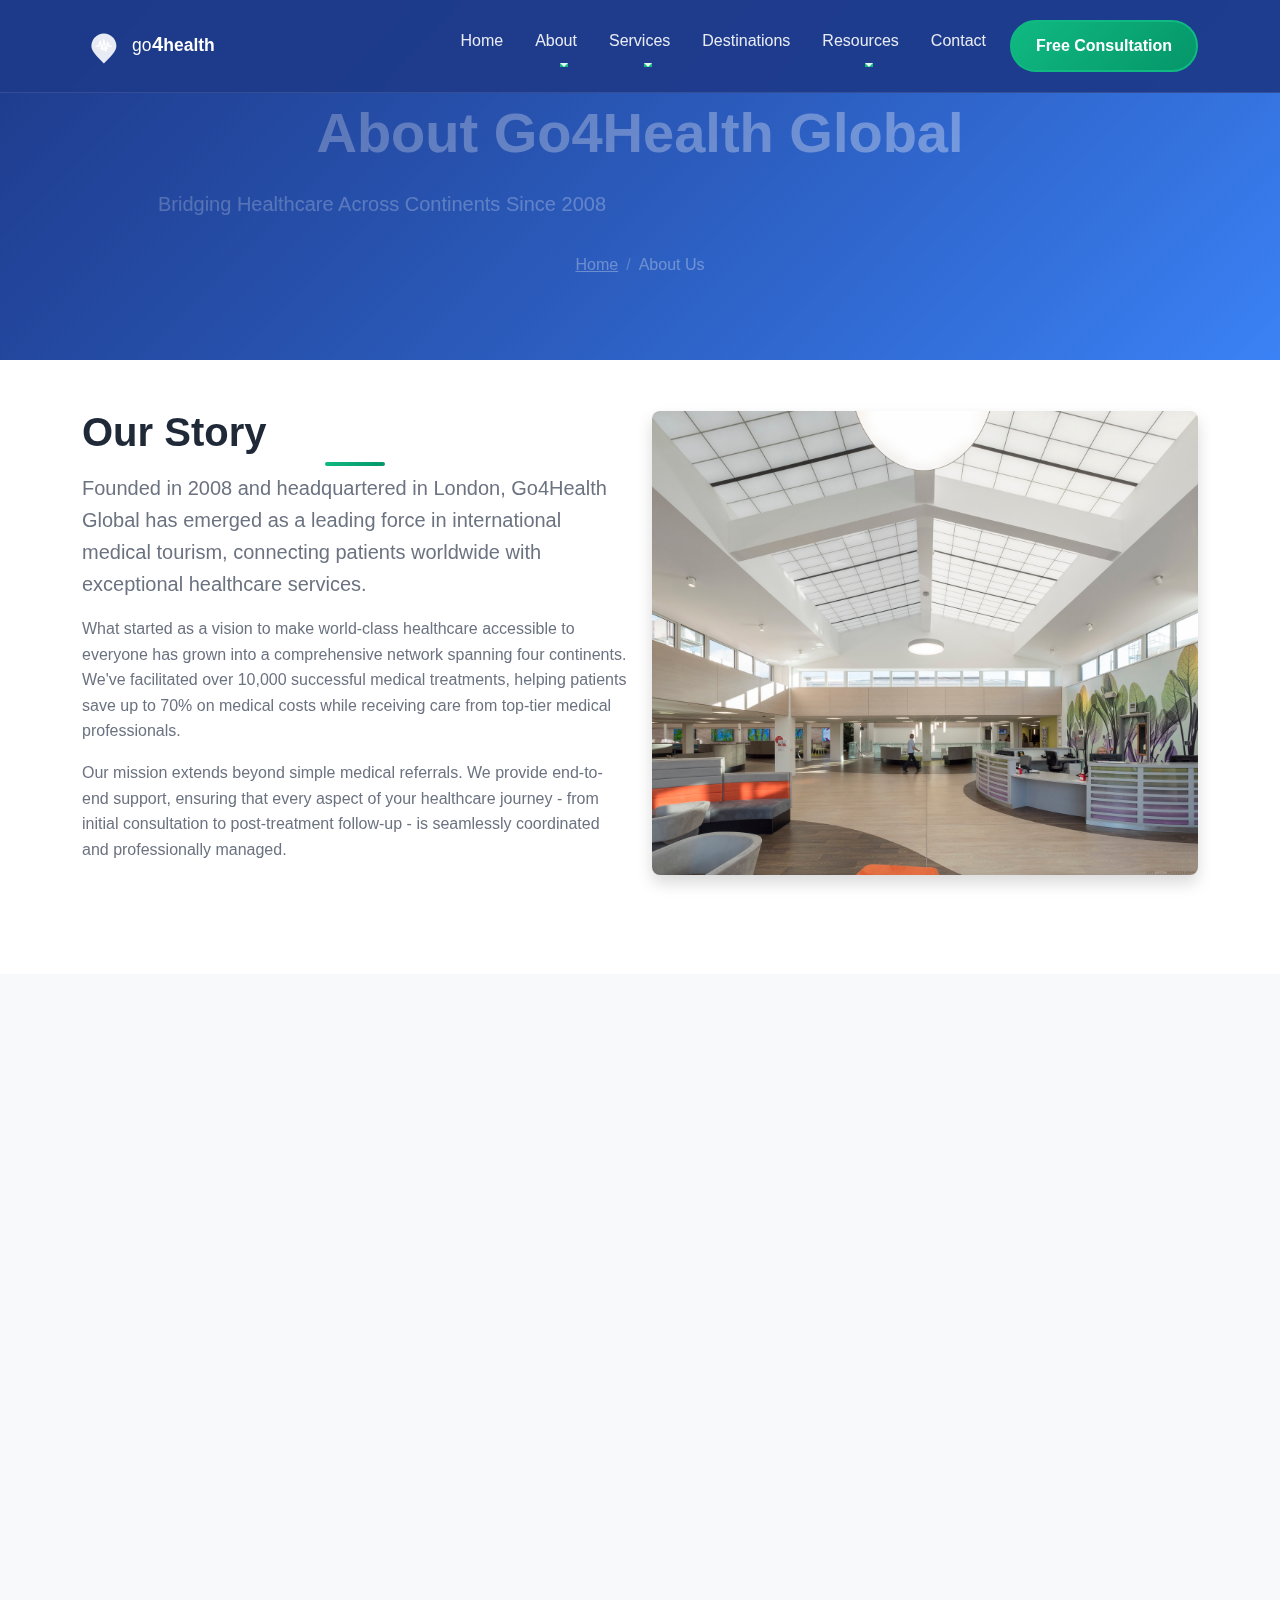
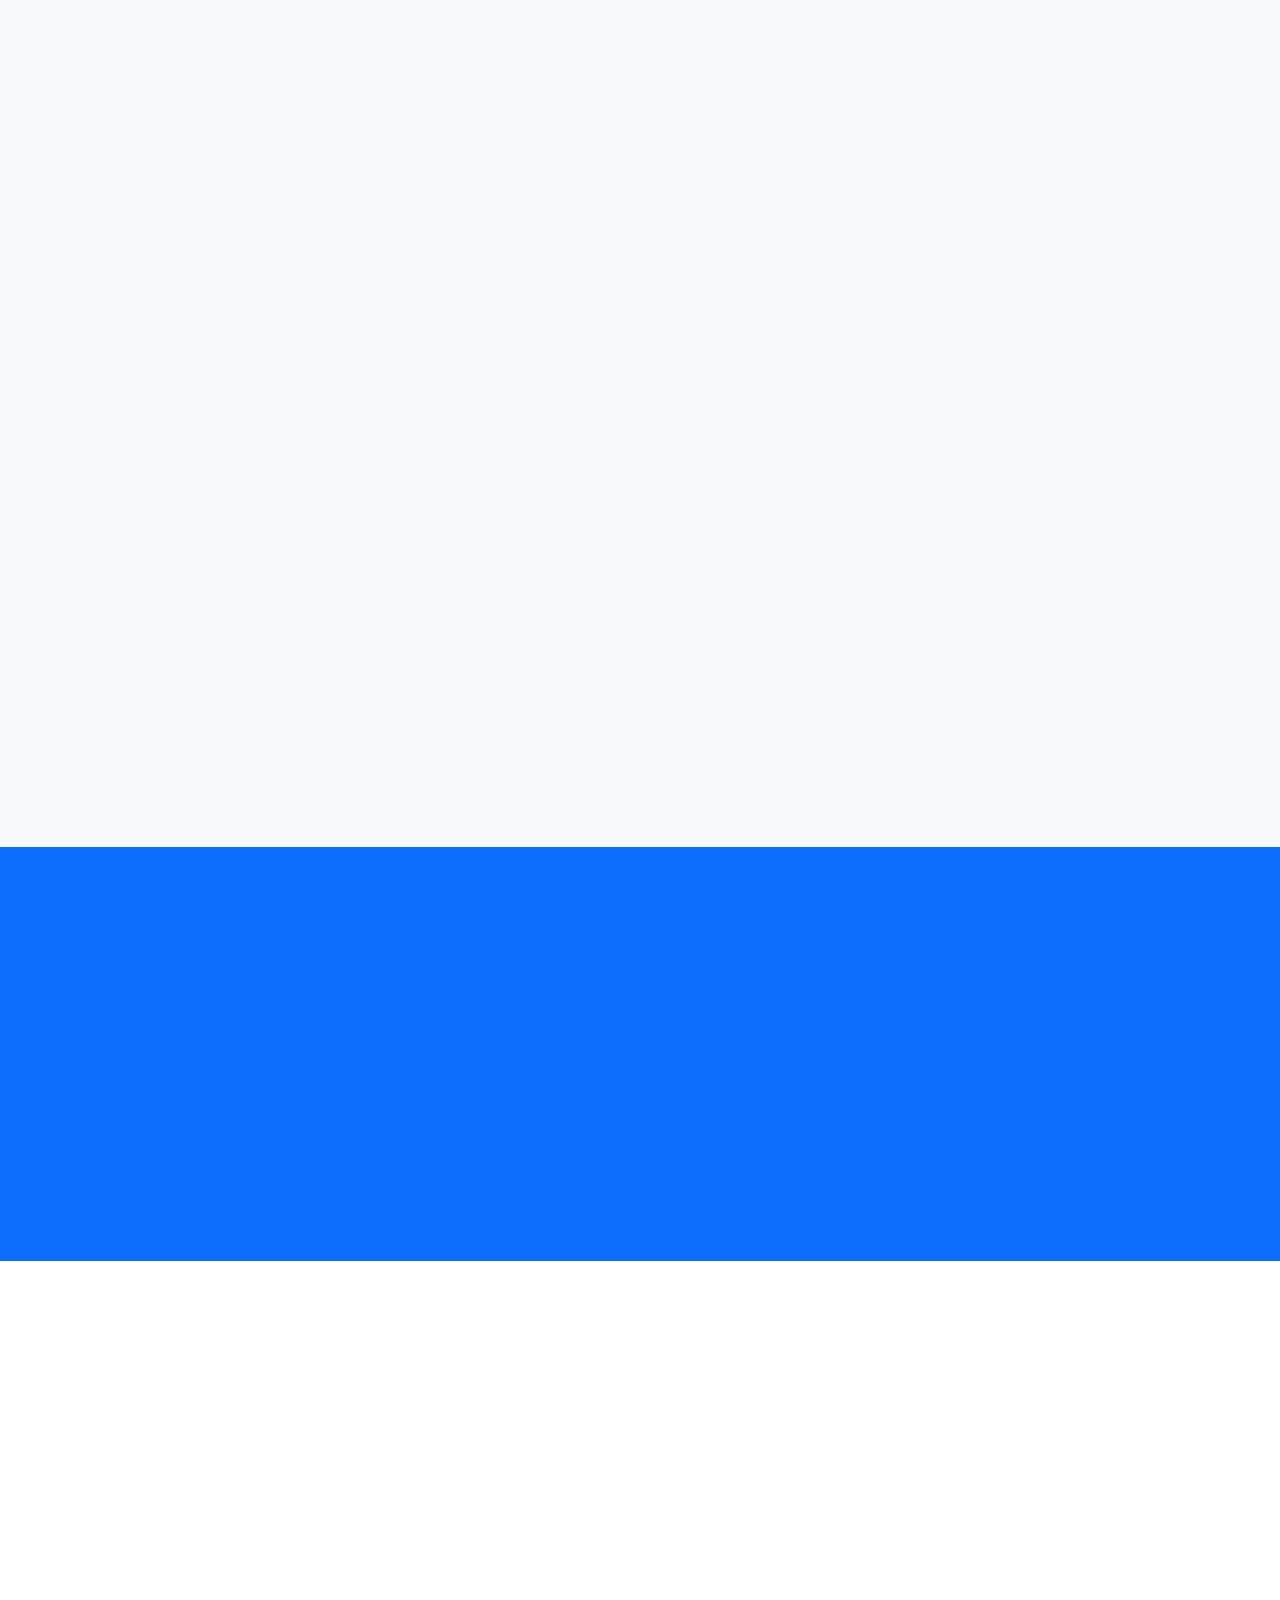
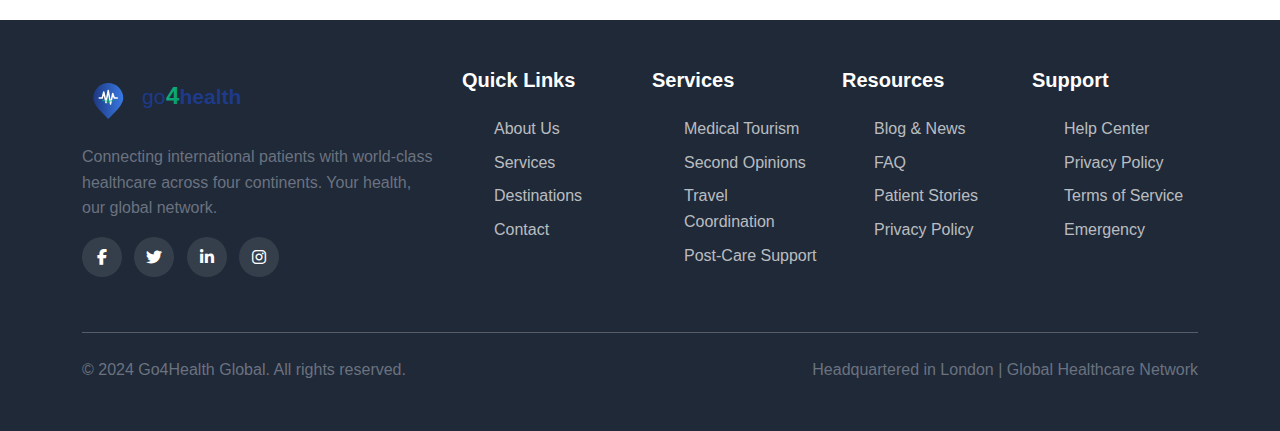
<file: about.html>
<!DOCTYPE html>
<html lang="en">
<head>
    <meta charset="UTF-8">
    <meta name="viewport" content="width=device-width, initial-scale=1.0">
    <title>About Us - Go4Health Global | Leading Medical Tourism Provider</title>
    <meta name="description" content="Learn about Go4Health Global - your trusted partner for international medical tourism. Discover our mission, values, and expert team dedicated to your healthcare journey.">
    
    <!-- Bootstrap CSS -->
    <link href="https://cdn.jsdelivr.net/npm/bootstrap@5.3.2/dist/css/bootstrap.min.css" rel="stylesheet">
    
    <!-- Font Awesome Icons -->
    <link rel="stylesheet" href="https://cdnjs.cloudflare.com/ajax/libs/font-awesome/6.4.0/css/all.min.css">
    
    <!-- AOS (Animate On Scroll) -->
    <link href="https://unpkg.com/aos@2.3.1/dist/aos.css" rel="stylesheet">
    
    <!-- Custom CSS -->
    <link rel="stylesheet" href="styles.css">
</head>
<body>
    <!-- Navigation -->
    <nav class="navbar navbar-expand-lg navbar-dark fixed-top custom-navbar">
        <div class="container">
            <a class="navbar-brand" href="index.html">
                <img src="images/logo.svg" alt="Go4Health Global" height="50">
            </a>
            
            <button class="navbar-toggler" type="button" data-bs-toggle="collapse" data-bs-target="#navbarNav">
                <span class="navbar-toggler-icon"></span>
            </button>
            
            <div class="collapse navbar-collapse" id="navbarNav">
                <ul class="navbar-nav ms-auto">
                    <li class="nav-item">
                        <a class="nav-link" href="index.html">Home</a>
                    </li>
                    <li class="nav-item dropdown">
                        <a class="nav-link dropdown-toggle active" href="#" id="aboutDropdown" role="button" data-bs-toggle="dropdown">
                            About
                        </a>
                        <ul class="dropdown-menu">
                            <li><a class="dropdown-item" href="about.html">About Us</a></li>
                            <li><a class="dropdown-item" href="about.html#team">Our Team</a></li>
                            <li><a class="dropdown-item" href="about.html#accreditations">Accreditations</a></li>
                        </ul>
                    </li>
                    <li class="nav-item dropdown">
                        <a class="nav-link dropdown-toggle" href="#" id="servicesDropdown" role="button" data-bs-toggle="dropdown">
                            Services
                        </a>
                        <ul class="dropdown-menu">
                            <li><a class="dropdown-item" href="services.html">All Services</a></li>
                            <li><a class="dropdown-item" href="services.html#medical-consultation">Medical Consultation</a></li>
                            <li><a class="dropdown-item" href="services.html#travel-coordination">Travel Coordination</a></li>
                            <li><a class="dropdown-item" href="services.html#post-care">Post-Care Support</a></li>
                        </ul>
                    </li>
                    <li class="nav-item">
                        <a class="nav-link" href="destinations.html">Destinations</a>
                    </li>
                    <li class="nav-item dropdown">
                        <a class="nav-link dropdown-toggle" href="#" id="resourcesDropdown" role="button" data-bs-toggle="dropdown">
                            Resources
                        </a>
                        <ul class="dropdown-menu">
                            <li><a class="dropdown-item" href="blog.html">Blog & News</a></li>
                            <li><a class="dropdown-item" href="faq.html">FAQ</a></li>
                            <li><a class="dropdown-item" href="patient-stories.html">Patient Stories</a></li>
                        </ul>
                    </li>
                    <li class="nav-item">
                        <a class="nav-link" href="contact.html">Contact</a>
                    </li>
                    <li class="nav-item">
                        <a class="btn btn-primary ms-2" href="#consultation">Free Consultation</a>
                    </li>
                </ul>
            </div>
        </div>
    </nav>

    <!-- Hero Section -->
    <section class="hero-section-small">
        <div class="hero-overlay"></div>
        <div class="container">
            <div class="row align-items-center">
                <div class="col-lg-12 text-center" data-aos="fade-up">
                    <h1 class="hero-title">About Go4Health Global</h1>
                    <p class="hero-subtitle">Bridging Healthcare Across Continents Since 2008</p>
                    <nav aria-label="breadcrumb">
                        <ol class="breadcrumb justify-content-center">
                            <li class="breadcrumb-item"><a href="index.html" class="text-white">Home</a></li>
                            <li class="breadcrumb-item active text-white" aria-current="page">About Us</li>
                        </ol>
                    </nav>
                </div>
            </div>
        </div>
    </section>

    <!-- Company Overview Section -->
    <section class="py-5">
        <div class="container">
            <div class="row align-items-center mb-5">
                <div class="col-lg-6" data-aos="fade-right">
                    <h2 class="section-title">Our Story</h2>
                    <p class="lead">Founded in 2008 and headquartered in London, Go4Health Global has emerged as a leading force in international medical tourism, connecting patients worldwide with exceptional healthcare services.</p>
                    <p>What started as a vision to make world-class healthcare accessible to everyone has grown into a comprehensive network spanning four continents. We've facilitated over 10,000 successful medical treatments, helping patients save up to 70% on medical costs while receiving care from top-tier medical professionals.</p>
                    <p>Our mission extends beyond simple medical referrals. We provide end-to-end support, ensuring that every aspect of your healthcare journey - from initial consultation to post-treatment follow-up - is seamlessly coordinated and professionally managed.</p>
                </div>
                <div class="col-lg-6" data-aos="fade-left">
                    <img src="images/image5.jpg" alt="Go4Health Global Headquarters" class="img-fluid rounded-3 shadow">
                </div>
            </div>
        </div>
    </section>

    <!-- Mission, Vision, Values Section -->
    <section class="py-5 bg-light">
        <div class="container">
            <div class="row justify-content-center mb-5">
                <div class="col-lg-8 text-center" data-aos="fade-up">
                    <h2 class="section-title">Our Foundation</h2>
                    <p class="section-subtitle">The principles that guide everything we do</p>
                </div>
            </div>
            
            <div class="row">
                <div class="col-lg-4 mb-4" data-aos="fade-up" data-aos-delay="100">
                    <div class="mvv-card">
                        <div class="mvv-icon">
                            <i class="fas fa-bullseye"></i>
                        </div>
                        <h3>Our Mission</h3>
                        <p>To democratize access to world-class healthcare by connecting international patients with affordable, high-quality medical treatments across our global network of premier hospitals and clinics.</p>
                    </div>
                </div>
                
                <div class="col-lg-4 mb-4" data-aos="fade-up" data-aos-delay="200">
                    <div class="mvv-card">
                        <div class="mvv-icon">
                            <i class="fas fa-eye"></i>
                        </div>
                        <h3>Our Vision</h3>
                        <p>To become the world's most trusted medical tourism provider, creating a borderless healthcare ecosystem where quality treatment is accessible to all, regardless of geographical location.</p>
                    </div>
                </div>
                
                <div class="col-lg-4 mb-4" data-aos="fade-up" data-aos-delay="300">
                    <div class="mvv-card">
                        <div class="mvv-icon">
                            <i class="fas fa-heart"></i>
                        </div>
                        <h3>Our Values</h3>
                        <ul class="values-list">
                            <li><strong>Compassion:</strong> Patient-centered care</li>
                            <li><strong>Excellence:</strong> Uncompromising quality standards</li>
                            <li><strong>Transparency:</strong> Open, honest communication</li>
                            <li><strong>Innovation:</strong> Cutting-edge solutions</li>
                            <li><strong>Integrity:</strong> Ethical practices always</li>
                        </ul>
                    </div>
                </div>
            </div>
        </div>
    </section>

    <!-- Team Section 
    <section id="team" class="py-5">
        <div class="container">
            <div class="row justify-content-center mb-5">
                <div class="col-lg-8 text-center" data-aos="fade-up">
                    <h2 class="section-title">Meet Our Leadership Team</h2>
                    <p class="section-subtitle">Industry experts dedicated to transforming global healthcare access</p>
                </div>
            </div>
            
            <div class="row">
                <div class="col-lg-4 col-md-6 mb-4" data-aos="fade-up" data-aos-delay="100">
                    <div class="team-card">
                        <div class="team-image">
                            <img src="https://images.unsplash.com/photo-1559839734-2b71ea197ec2?w=300&h=300&fit=crop&crop=face" alt="Dr Femi" class="img-fluid">
                        </div>
                        <div class="team-content">
                            <h4>Dr. Femi</h4>
                            <span class="position">Chief Executive Officer</span>
                            <p>15+ years in international healthcare management. Former Director of Medical Tourism at Johns Hopkins International.</p>
                            <div class="team-credentials">
                                <span class="badge">MD, MBA</span>
                                <span class="badge">Harvard Medical School</span>
                            </div>
                            <div class="team-social">
                                <a href="#"><i class="fab fa-linkedin-in"></i></a>
                                <a href="#"><i class="fab fa-twitter"></i></a>
                            </div>
                        </div>
                    </div>
                </div>
                
                <div class="col-lg-4 col-md-6 mb-4" data-aos="fade-up" data-aos-delay="200">
                    <div class="team-card">
                        <div class="team-image">
                            <img src="https://images.unsplash.com/photo-1612349317150-e413f6a5b16d?w=300&h=300&fit=crop&crop=face" alt="Davido" class="img-fluid">
                        </div>
                        <div class="team-content">
                            <h4>Davido</h4>
                            <span class="position">Chief Medical Officer</span>
                            <p>Board-certified physician with expertise in quality assurance and international medical standards.</p>
                            <div class="team-credentials">
                                <span class="badge">MD, PhD</span>
                                <span class="badge">Oxford University</span>
                            </div>
                            <div class="team-social">
                                <a href="#"><i class="fab fa-linkedin-in"></i></a>
                                <a href="#"><i class="fab fa-twitter"></i></a>
                            </div>
                        </div>
                    </div>
                </div>
                
                <div class="col-lg-4 col-md-6 mb-4" data-aos="fade-up" data-aos-delay="300">
                    <div class="team-card">
                        <div class="team-image">
                            <img src="https://images.unsplash.com/photo-1580489944761-15a19d654956?w=300&h=300&fit=crop&crop=face" alt="Lisa Chen" class="img-fluid">
                        </div>
                        <div class="team-content">
                            <h4>Burna</h4>
                            <span class="position">Director of Operations</span>
                            <p>Operations specialist ensuring seamless patient experiences across all destinations and services.</p>
                            <div class="team-credentials">
                                <span class="badge">MBA</span>
                                <span class="badge">London Business School</span>
                            </div>
                            <div class="team-social">
                                <a href="#"><i class="fab fa-linkedin-in"></i></a>
                                <a href="#"><i class="fab fa-twitter"></i></a>
                            </div>
                        </div>
                    </div>
                </div>
                
                
            </div>
        </div>
    </section> -->

    <!-- Accreditations Section -->
    <section id="accreditations" class="py-5 bg-light">
        <div class="container">
            <div class="row justify-content-center mb-5">
                <div class="col-lg-8 text-center" data-aos="fade-up">
                    <h2 class="section-title">Accreditations & Certifications</h2>
                    <p class="section-subtitle">Recognized by leading healthcare organizations worldwide</p>
                </div>
            </div>
            
            <div class="row">
                <div class="col-lg-6 mb-4" data-aos="fade-up" data-aos-delay="100">
                    <div class="accreditation-card">
                        <div class="accreditation-icon">
                            <i class="fas fa-certificate"></i>
                        </div>
                        <div class="accreditation-content">
                            <h4>Joint Commission International (JCI)</h4>
                            <p>All partner hospitals are JCI accredited, ensuring the highest standards of patient safety and quality care.</p>
                            <span class="accreditation-date">Certified since 2010</span>
                        </div>
                    </div>
                </div>
                
                <div class="col-lg-6 mb-4" data-aos="fade-up" data-aos-delay="200">
                    <div class="accreditation-card">
                        <div class="accreditation-icon">
                            <i class="fas fa-shield-alt"></i>
                        </div>
                        <div class="accreditation-content">
                            <h4>ISO 9001:2015 Quality Management</h4>
                            <p>Our quality management system meets international standards for consistent service delivery.</p>
                            <span class="accreditation-date">Certified since 2012</span>
                        </div>
                    </div>
                </div>
                
                <div class="col-lg-6 mb-4" data-aos="fade-up" data-aos-delay="300">
                    <div class="accreditation-card">
                        <div class="accreditation-icon">
                            <i class="fas fa-user-md"></i>
                        </div>
                        <div class="accreditation-content">
                            <h4>Medical Tourism Association (MTA)</h4>
                            <p>Founding member of the Medical Tourism Association, setting industry standards and best practices.</p>
                            <span class="accreditation-date">Member since 2009</span>
                        </div>
                    </div>
                </div>
                
                <div class="col-lg-6 mb-4" data-aos="fade-up" data-aos-delay="400">
                    <div class="accreditation-card">
                        <div class="accreditation-icon">
                            <i class="fas fa-lock"></i>
                        </div>
                        <div class="accreditation-content">
                            <h4>HIPAA Compliance & Data Protection</h4>
                            <p>Full compliance with international data protection regulations including HIPAA and GDPR.</p>
                            <span class="accreditation-date">Certified since 2011</span>
                        </div>
                    </div>
                </div>
            </div>
        </div>
    </section>

    <!-- Statistics Section -->
    <section class="py-5 bg-primary text-white">
        <div class="container">
            <div class="row justify-content-center mb-4">
                <div class="col-lg-8 text-center" data-aos="fade-up">
                    <h2 class="section-title text-white">Our Impact</h2>
                    <p class="section-subtitle">Numbers that reflect our commitment to excellence</p>
                </div>
            </div>
            
            <div class="row">
                <div class="col-lg-3 col-md-6 mb-4" data-aos="fade-up" data-aos-delay="100">
                    <div class="stat-card text-center">
                        <div class="stat-number">10,000+</div>
                        <div class="stat-label">Successful Treatments</div>
                    </div>
                </div>
                
                <div class="col-lg-3 col-md-6 mb-4" data-aos="fade-up" data-aos-delay="200">
                    <div class="stat-card text-center">
                        <div class="stat-number">95%</div>
                        <div class="stat-label">Patient Satisfaction Rate</div>
                    </div>
                </div>
                
                <div class="col-lg-3 col-md-6 mb-4" data-aos="fade-up" data-aos-delay="300">
                    <div class="stat-card text-center">
                        <div class="stat-number">50+</div>
                        <div class="stat-label">Partner Hospitals</div>
                    </div>
                </div>
                
                <div class="col-lg-3 col-md-6 mb-4" data-aos="fade-up" data-aos-delay="400">
                    <div class="stat-card text-center">
                        <div class="stat-number">4</div>
                        <div class="stat-label">Continents Served</div>
                    </div>
                </div>
            </div>
        </div>
    </section>

    <!-- Call to Action Section -->
    <section class="py-5">
        <div class="container">
            <div class="row justify-content-center">
                <div class="col-lg-8 text-center" data-aos="fade-up">
                    <h2 class="section-title">Ready to Start Your Healthcare Journey?</h2>
                    <p class="section-subtitle">Connect with our expert team today for a free consultation</p>
                    <div class="cta-buttons">
                        <a href="#consultation" class="btn btn-primary btn-lg me-3">Free Consultation</a>
                        <a href="contact.html" class="btn btn-outline-primary btn-lg">Contact Us</a>
                    </div>
                </div>
            </div>
        </div>
    </section>

    <!-- Footer -->
    <footer class="footer bg-dark text-white py-5">
        <div class="container">
            <div class="row">
                <div class="col-lg-4 mb-4">
                    <img src="images/logo.svg" alt="Go4Health Global" height="60" class="mb-3">
                    <p>Connecting international patients with world-class healthcare across four continents. Your health, our global network.</p>
                    <div class="social-links">
                        <a href="#" class="social-link"><i class="fab fa-facebook-f"></i></a>
                        <a href="#" class="social-link"><i class="fab fa-twitter"></i></a>
                        <a href="#" class="social-link"><i class="fab fa-linkedin-in"></i></a>
                        <a href="#" class="social-link"><i class="fab fa-instagram"></i></a>
                    </div>
                </div>
                
                <div class="col-lg-2 col-md-6 mb-4">
                    <h5>Quick Links</h5>
                    <ul class="footer-links">
                        <li><a href="about.html">About Us</a></li>
                        <li><a href="services.html">Services</a></li>
                        <li><a href="destinations.html">Destinations</a></li>
                        <li><a href="contact.html">Contact</a></li>
                    </ul>
                </div>
                
                <div class="col-lg-2 col-md-6 mb-4">
                    <h5>Services</h5>
                    <ul class="footer-links">
                        <li><a href="services.html">Medical Tourism</a></li>
                        <li><a href="services.html">Second Opinions</a></li>
                        <li><a href="services.html">Travel Coordination</a></li>
                        <li><a href="services.html">Post-Care Support</a></li>
                    </ul>
                </div>
                
                <div class="col-lg-2 col-md-6 mb-4">
                    <h5>Resources</h5>
                    <ul class="footer-links">
                        <li><a href="blog.html">Blog & News</a></li>
                        <li><a href="faq.html">FAQ</a></li>
                        <li><a href="patient-stories.html">Patient Stories</a></li>
                        <li><a href="privacy-policy.html">Privacy Policy</a></li>
                    </ul>
                </div>
                
                <div class="col-lg-2 col-md-6 mb-4">
                    <h5>Support</h5>
                    <ul class="footer-links">
                        <li><a href="contact.html">Help Center</a></li>
                        <li><a href="privacy-policy.html">Privacy Policy</a></li>
                        <li><a href="terms-of-service.html">Terms of Service</a></li>
                        <li><a href="contact.html">Emergency</a></li>
                    </ul>
                </div>
            </div>
            
            <hr class="my-4">
            
            <div class="row align-items-center">
                <div class="col-md-6">
                    <p class="mb-0">&copy; 2024 Go4Health Global. All rights reserved.</p>
                </div>
                <div class="col-md-6 text-md-end">
                    <p class="mb-0">Headquartered in London | Global Healthcare Network</p>
                </div>
            </div>
        </div>
    </footer>

    <!-- Bootstrap JS -->
    <script src="https://cdn.jsdelivr.net/npm/bootstrap@5.3.2/dist/js/bootstrap.bundle.min.js"></script>
    
    <!-- AOS JS -->
    <script src="https://unpkg.com/aos@2.3.1/dist/aos.js"></script>
    
    <!-- Custom JS -->
    <script src="script.js"></script>
</body>
</html>
</file>
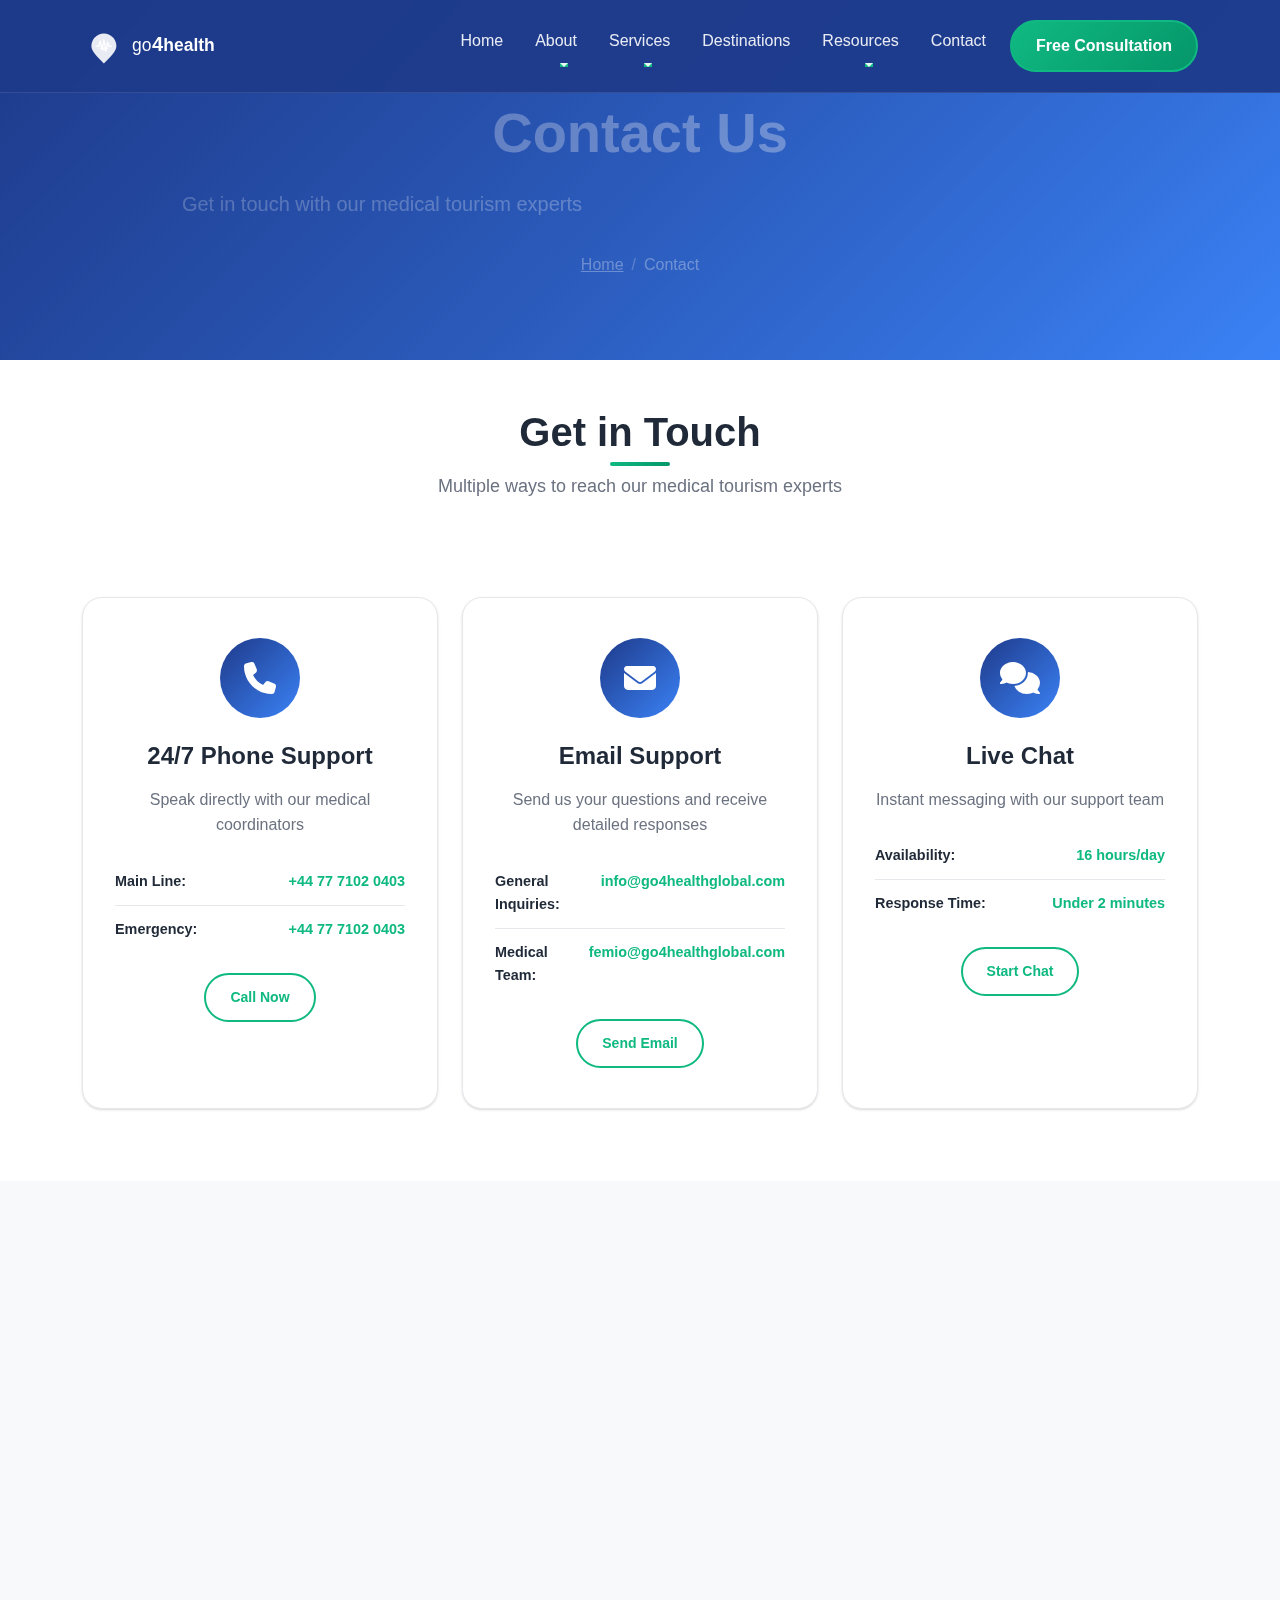
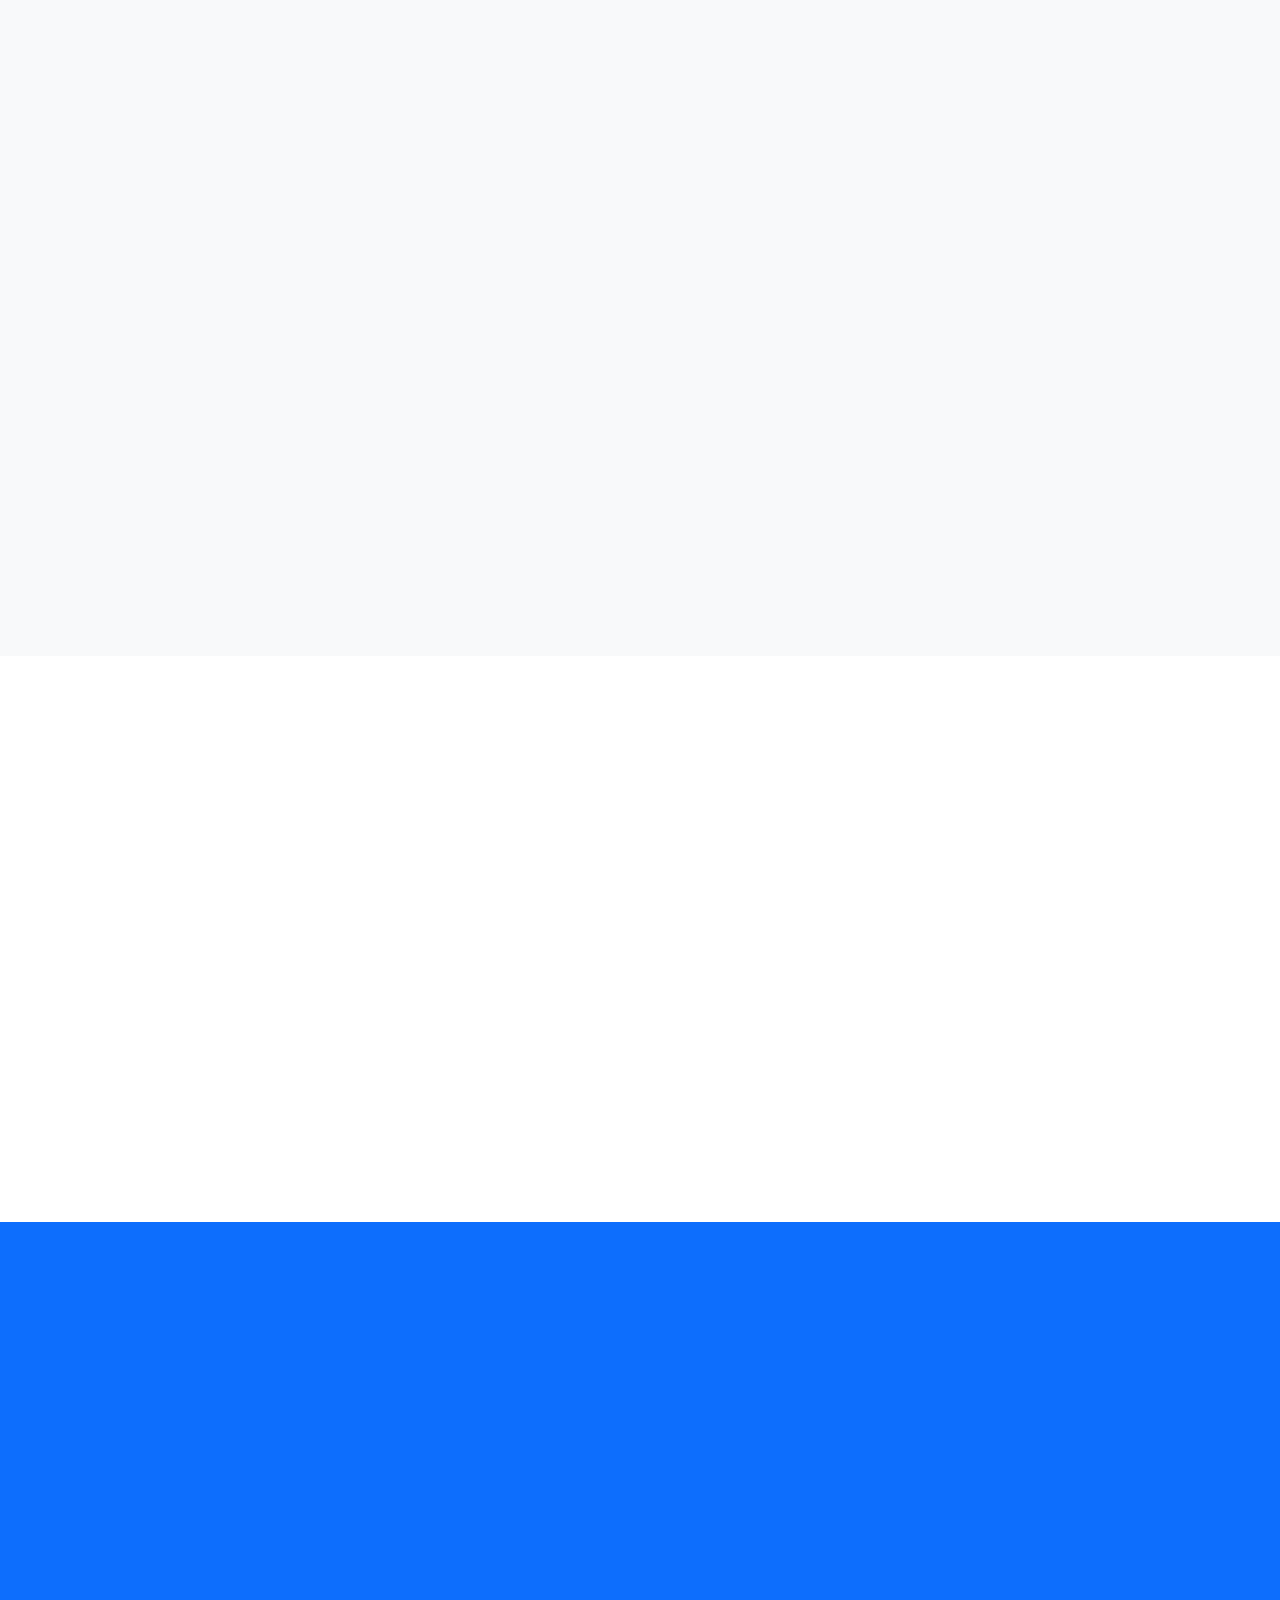
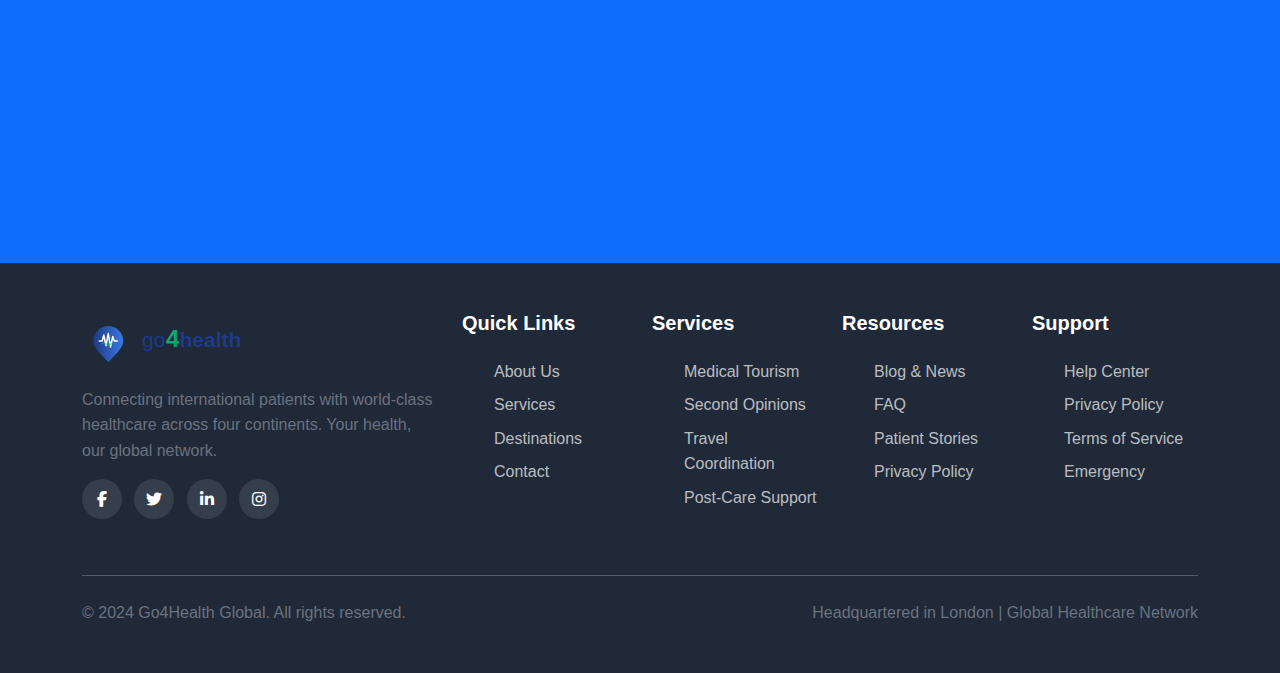
<file: contact.html>
<!DOCTYPE html>
<html lang="en">
<head>
    <meta charset="UTF-8">
    <meta name="viewport" content="width=device-width, initial-scale=1.0">
    <title>Contact Us - Go4Health Global | Get in Touch with Medical Tourism Experts</title>
    <meta name="description" content="Contact Go4Health Global for medical tourism assistance. 24/7 support, free consultations, and expert guidance for your healthcare journey.">
    
    <!-- Bootstrap CSS -->
    <link href="https://cdn.jsdelivr.net/npm/bootstrap@5.3.2/dist/css/bootstrap.min.css" rel="stylesheet">
    
    <!-- Font Awesome Icons -->
    <link rel="stylesheet" href="https://cdnjs.cloudflare.com/ajax/libs/font-awesome/6.4.0/css/all.min.css">
    
    <!-- AOS (Animate On Scroll) -->
    <link href="https://unpkg.com/aos@2.3.1/dist/aos.css" rel="stylesheet">
    
    <!-- Custom CSS -->
    <link rel="stylesheet" href="styles.css">
</head>
<body>
    <!-- Navigation -->
    <nav class="navbar navbar-expand-lg navbar-dark fixed-top custom-navbar">
        <div class="container">
            <a class="navbar-brand" href="index.html">
                <img src="images/logo.svg" alt="Go4Health Global" height="50">
            </a>
            
            <button class="navbar-toggler" type="button" data-bs-toggle="collapse" data-bs-target="#navbarNav">
                <span class="navbar-toggler-icon"></span>
            </button>
            
            <div class="collapse navbar-collapse" id="navbarNav">
                <ul class="navbar-nav ms-auto">
                    <li class="nav-item">
                        <a class="nav-link" href="index.html">Home</a>
                    </li>
                    <li class="nav-item dropdown">
                        <a class="nav-link dropdown-toggle" href="#" id="aboutDropdown" role="button" data-bs-toggle="dropdown">
                            About
                        </a>
                        <ul class="dropdown-menu">
                            <li><a class="dropdown-item" href="about.html">About Us</a></li>
                            <li><a class="dropdown-item" href="about.html#team">Our Team</a></li>
                            <li><a class="dropdown-item" href="about.html#accreditations">Accreditations</a></li>
                        </ul>
                    </li>
                    <li class="nav-item dropdown">
                        <a class="nav-link dropdown-toggle" href="#" id="servicesDropdown" role="button" data-bs-toggle="dropdown">
                            Services
                        </a>
                        <ul class="dropdown-menu">
                            <li><a class="dropdown-item" href="services.html">All Services</a></li>
                            <li><a class="dropdown-item" href="services.html#medical-consultation">Medical Consultation</a></li>
                            <li><a class="dropdown-item" href="services.html#travel-coordination">Travel Coordination</a></li>
                            <li><a class="dropdown-item" href="services.html#post-care">Post-Care Support</a></li>
                        </ul>
                    </li>
                    <li class="nav-item">
                        <a class="nav-link" href="destinations.html">Destinations</a>
                    </li>
                    <li class="nav-item dropdown">
                        <a class="nav-link dropdown-toggle" href="#" id="resourcesDropdown" role="button" data-bs-toggle="dropdown">
                            Resources
                        </a>
                        <ul class="dropdown-menu">
                            <li><a class="dropdown-item" href="blog.html">Blog & News</a></li>
                            <li><a class="dropdown-item" href="faq.html">FAQ</a></li>
                            <li><a class="dropdown-item" href="patient-stories.html">Patient Stories</a></li>
                        </ul>
                    </li>
                    <li class="nav-item">
                        <a class="nav-link active" href="contact.html">Contact</a>
                    </li>
                    <li class="nav-item">
                        <a class="btn btn-primary ms-2" href="#consultation">Free Consultation</a>
                    </li>
                </ul>
            </div>
        </div>
    </nav>

    <!-- Hero Section -->
    <section class="hero-section-small">
        <div class="hero-overlay"></div>
        <div class="container">
            <div class="row align-items-center">
                <div class="col-lg-12 text-center" data-aos="fade-up">
                    <h1 class="hero-title">Contact Us</h1>
                    <p class="hero-subtitle">Get in touch with our medical tourism experts</p>
                    <nav aria-label="breadcrumb">
                        <ol class="breadcrumb justify-content-center">
                            <li class="breadcrumb-item"><a href="index.html" class="text-white">Home</a></li>
                            <li class="breadcrumb-item active text-white" aria-current="page">Contact</li>
                        </ol>
                    </nav>
                </div>
            </div>
        </div>
    </section>

    <!-- Contact Methods Section -->
    <section class="py-5">
        <div class="container">
            <div class="row justify-content-center mb-5">
                <div class="col-lg-8 text-center" data-aos="fade-up">
                    <h2 class="section-title">Get in Touch</h2>
                    <p class="section-subtitle">Multiple ways to reach our medical tourism experts</p>
                </div>
            </div>
            
            <div class="row">
                <div class="col-lg-4 col-md-6 mb-4" data-aos="fade-up" data-aos-delay="100">
                    <div class="contact-method-card">
                        <div class="contact-method-icon">
                            <i class="fas fa-phone"></i>
                        </div>
                        <h4>24/7 Phone Support</h4>
                        <p>Speak directly with our medical coordinators</p>
                        <div class="contact-details">
                            <div class="contact-item">
                                <strong>Main Line:</strong>
                                <span>+44 77 7102 0403</span>
                            </div>
                            <div class="contact-item">
                                <strong>Emergency:</strong>
                                <span>+44 77 7102 0403</span>
                            </div>
                            
                        </div>
                        <a href="tel:+447771020403" class="btn btn-outline-primary btn-sm">Call Now</a>
                    </div>
                </div>
                
                <div class="col-lg-4 col-md-6 mb-4" data-aos="fade-up" data-aos-delay="200">
                    <div class="contact-method-card">
                        <div class="contact-method-icon">
                            <i class="fas fa-envelope"></i>
                        </div>
                        <h4>Email Support</h4>
                        <p>Send us your questions and receive detailed responses</p>
                        <div class="contact-details">
                            <div class="contact-item">
                                <strong>General Inquiries:</strong>
                                <span>info@go4healthglobal.com</span>
                            </div>
                            <div class="contact-item">
                                <strong>Medical Team:</strong>
                                <span>femio@go4healthglobal.com</span>
                            </div>
                            
                        </div>
                        <a href="mailto:info@go4healthglobal.com" class="btn btn-outline-primary btn-sm">Send Email</a>
                    </div>
                </div>
                
                <div class="col-lg-4 col-md-6 mb-4" data-aos="fade-up" data-aos-delay="300">
                    <div class="contact-method-card">
                        <div class="contact-method-icon">
                            <i class="fas fa-comments"></i>
                        </div>
                        <h4>Live Chat</h4>
                        <p>Instant messaging with our support team</p>
                        <div class="contact-details">
                            <div class="contact-item">
                                <strong>Availability:</strong>
                                <span>16 hours/day</span>
                            </div>
                            
                            <div class="contact-item">
                                <strong>Response Time:</strong>
                                <span>Under 2 minutes</span>
                            </div>
                        </div>
                        <button class="btn btn-outline-primary btn-sm" id="openChat">Start Chat</button>
                    </div>
                </div>
            </div>
        </div>
    </section>

    <!-- Contact Form & Map Section -->
    <section class="py-5 bg-light">
        <div class="container">
            <div class="row">
                <div class="col-lg-8 mb-5" data-aos="fade-right">
                    <div class="contact-form-wrapper">
                        <h3 class="mb-4">Send us a Message</h3>
                        <form id="contactForm" class="contact-form">
                            <div class="row">
                                <div class="col-md-6 mb-3">
                                    <label for="firstName" class="form-label">First Name *</label>
                                    <input type="text" class="form-control" id="firstName" required>
                                </div>
                                <div class="col-md-6 mb-3">
                                    <label for="lastName" class="form-label">Last Name *</label>
                                    <input type="text" class="form-control" id="lastName" required>
                                </div>
                            </div>
                            <div class="row">
                                <div class="col-md-6 mb-3">
                                    <label for="email" class="form-label">Email *</label>
                                    <input type="email" class="form-control" id="email" required>
                                </div>
                                <div class="col-md-6 mb-3">
                                    <label for="phone" class="form-label">Phone</label>
                                    <input type="tel" class="form-control" id="phone">
                                </div>
                            </div>
                            <div class="row">
                                <div class="col-md-6 mb-3">
                                    <label for="country" class="form-label">Country *</label>
                                    <select class="form-select" id="country" required>
                                        <option value="">Select your country</option>
                                        <option value="US">United States</option>
                                        <option value="UK">United Kingdom</option>
                                        <option value="CA">Canada</option>
                                        <option value="AU">Australia</option>
                                        <option value="DE">Germany</option>
                                        <option value="FR">France</option>
                                        <option value="IT">Italy</option>
                                        <option value="ES">Spain</option>
                                        <option value="NL">Netherlands</option>
                                        <option value="SE">Sweden</option>
                                        <option value="NO">Norway</option>
                                        <option value="DK">Denmark</option>
                                        <option value="CH">Switzerland</option>
                                        <option value="AE">United Arab Emirates</option>
                                        <option value="SA">Saudi Arabia</option>
                                        <option value="QA">Qatar</option>
                                        <option value="KW">Kuwait</option>
                                        <option value="ZA">South Africa</option>
                                        <option value="NG">Nigeria</option>
                                        <option value="KE">Kenya</option>
                                        <option value="EG">Egypt</option>
                                        <option value="OTHER">Other</option>
                                    </select>
                                </div>
                                <div class="col-md-6 mb-3">
                                    <label for="inquiryType" class="form-label">Inquiry Type *</label>
                                    <select class="form-select" id="inquiryType" required>
                                        <option value="">Select inquiry type</option>
                                        <option value="consultation">Free Consultation</option>
                                        <option value="treatment">Specific Treatment</option>
                                        <option value="pricing">Pricing Information</option>
                                        <option value="destinations">Destination Information</option>
                                        <option value="emergency">Emergency Support</option>
                                        <option value="partnership">Partnership Inquiry</option>
                                        <option value="media">Media/Press</option>
                                        <option value="other">Other</option>
                                    </select>
                                </div>
                            </div>
                            <div class="mb-3">
                                <label for="treatmentInterest" class="form-label">Treatment of Interest</label>
                                <select class="form-select" id="treatmentInterest">
                                    <option value="">Select treatment (optional)</option>
                                    <option value="cardiology">Cardiology</option>
                                    <option value="oncology">Oncology</option>
                                    <option value="orthopedics">Orthopedics</option>
                                    <option value="cosmetic">Cosmetic Surgery</option>
                                    <option value="dental">Dental Care</option>
                                    <option value="fertility">Fertility Treatment</option>
                                    <option value="neurology">Neurology</option>
                                    <option value="ophthalmology">Ophthalmology</option>
                                    <option value="gastroenterology">Gastroenterology</option>
                                    <option value="urology">Urology</option>
                                    <option value="other">Other</option>
                                </select>
                            </div>
                            <div class="mb-3">
                                <label for="message" class="form-label">Message *</label>
                                <textarea class="form-control" id="message" rows="5" placeholder="Please describe your medical needs, questions, or how we can help you..." required></textarea>
                            </div>
                            <div class="mb-3">
                                <div class="form-check">
                                    <input class="form-check-input" type="checkbox" id="consent" required>
                                    <label class="form-check-label" for="consent">
                                        I consent to Go4Health Global contacting me about my inquiry and agree to the <a href="privacy-policy.html" target="_blank">Privacy Policy</a> *
                                    </label>
                                </div>
                            </div>
                            <div class="mb-3">
                                <div class="form-check">
                                    <input class="form-check-input" type="checkbox" id="newsletter">
                                    <label class="form-check-label" for="newsletter">
                                        Subscribe to our newsletter for medical tourism tips and updates
                                    </label>
                                </div>
                            </div>
                            <div class="text-center">
                                <button type="submit" class="btn btn-primary btn-lg">Send Message</button>
                            </div>
                        </form>
                    </div>
                </div>
                
                <div class="col-lg-4" data-aos="fade-left">
                    <div class="contact-info-sidebar">
                        <h3 class="mb-4">Our Offices</h3>
                        
                        <div class="office-card">
                            <h4><i class="fas fa-map-marker-alt"></i> London Headquarters</h4>
                            <div class="office-details">
                                <p>
                                    <strong>Go4Health Global Ltd.</strong><br>
                                    
                                    United Kingdom
                                </p>
                                <div class="office-contact">
                                    <p><i class="fas fa-phone"></i> +44 20 7123 4567</p>
                                    <p><i class="fas fa-envelope"></i> info@go4healthglobal.com</p>
                                </div>
                                <div class="office-hours">
                                    <h5>Office Hours:</h5>
                                    <p>Monday - Friday: 8:00 AM - 8:00 PM GMT<br>
                                    Saturday: 9:00 AM - 5:00 PM GMT<br>
                                    Sunday: Emergency support only</p>
                                </div>
                            </div>
                        </div>
                        
                        
                        
                        <div class="emergency-contact">
                            <h4><i class="fas fa-exclamation-triangle"></i> Emergency Contact</h4>
                            <p>For medical emergencies or urgent support:</p>
                            <div class="emergency-numbers">
                                <p><strong>24/7 Emergency Hotline:</strong><br>
                                <a href="tel:+442071239999">+44 77 7102 0403</a></p>
                                <p><strong>WhatsApp Emergency:</strong><br>
                                <a href="https://wa.me/442071239999">+44 77 7102 0403</a></p>
                            </div>
                        </div>
                        
                        <div class="social-contact">
                            <h4>Follow Us</h4>
                            <div class="social-links-large">
                                <a href="#" class="social-link-large"><i class="fab fa-facebook-f"></i></a>
                                <a href="#" class="social-link-large"><i class="fab fa-twitter"></i></a>
                                <a href="#" class="social-link-large"><i class="fab fa-linkedin-in"></i></a>
                                <a href="#" class="social-link-large"><i class="fab fa-instagram"></i></a>
                                <a href="#" class="social-link-large"><i class="fab fa-youtube"></i></a>
                            </div>
                        </div>
                    </div>
                </div>
            </div>
        </div>
    </section>

    <!-- FAQ Quick Links -->
    <section class="py-5">
        <div class="container">
            <div class="row justify-content-center mb-4">
                <div class="col-lg-8 text-center" data-aos="fade-up">
                    <h2 class="section-title">Quick Help</h2>
                    <p class="section-subtitle">Find answers to common questions</p>
                </div>
            </div>
            
            <div class="row">
                <div class="col-lg-3 col-md-6 mb-4" data-aos="fade-up" data-aos-delay="100">
                    <div class="quick-help-card">
                        <i class="fas fa-question-circle"></i>
                        <h5>General FAQ</h5>
                        <p>Basic questions about medical tourism</p>
                        <a href="faq.html#general-section" class="btn btn-outline-primary btn-sm">View FAQ</a>
                    </div>
                </div>
                
                <div class="col-lg-3 col-md-6 mb-4" data-aos="fade-up" data-aos-delay="200">
                    <div class="quick-help-card">
                        <i class="fas fa-dollar-sign"></i>
                        <h5>Pricing Guide</h5>
                        <p>Cost information and payment options</p>
                        <a href="faq.html#costs-section" class="btn btn-outline-primary btn-sm">View Pricing</a>
                    </div>
                </div>
                
                <div class="col-lg-3 col-md-6 mb-4" data-aos="fade-up" data-aos-delay="300">
                    <div class="quick-help-card">
                        <i class="fas fa-plane"></i>
                        <h5>Travel Guide</h5>
                        <p>Visa, travel, and accommodation help</p>
                        <a href="faq.html#travel-section" class="btn btn-outline-primary btn-sm">View Guide</a>
                    </div>
                </div>
                
                <div class="col-lg-3 col-md-6 mb-4" data-aos="fade-up" data-aos-delay="400">
                    <div class="quick-help-card">
                        <i class="fas fa-user-md"></i>
                        <h5>Medical Info</h5>
                        <p>Treatment quality and safety information</p>
                        <a href="faq.html#medical-section" class="btn btn-outline-primary btn-sm">View Info</a>
                    </div>
                </div>
            </div>
        </div>
    </section>

    <!-- Response Time Guarantee -->
    <section class="py-5 bg-primary text-white">
        <div class="container">
            <div class="row align-items-center">
                <div class="col-lg-8" data-aos="fade-right">
                    <h2 class="text-white mb-3">Our Response Time Guarantee</h2>
                    <div class="response-guarantees">
                        <div class="guarantee-item">
                            <i class="fas fa-clock"></i>
                            <div>
                                <h5>Email Inquiries</h5>
                                <p>Response within 2 hours during business hours</p>
                            </div>
                        </div>
                        <div class="guarantee-item">
                            <i class="fas fa-phone"></i>
                            <div>
                                <h5>Phone Calls</h5>
                                <p>Live answer or callback within 15 minutes</p>
                            </div>
                        </div>
                        <div class="guarantee-item">
                            <i class="fas fa-comments"></i>
                            <div>
                                <h5>Live Chat</h5>
                                <p>Connected to an agent in under 2 minutes</p>
                            </div>
                        </div>
                        <div class="guarantee-item">
                            <i class="fas fa-exclamation-triangle"></i>
                            <div>
                                <h5>Emergency Support</h5>
                                <p>Immediate response 24/7/365</p>
                            </div>
                        </div>
                    </div>
                </div>
                <div class="col-lg-4 text-center" data-aos="fade-left">
                    <div class="response-badge">
                        <div class="badge-content">
                            <i class="fas fa-award"></i>
                            <h4>24/7</h4>
                            <p>Global Support<br>Available</p>
                        </div>
                    </div>
                </div>
            </div>
        </div>
    </section>

    <!-- Footer -->
    <footer class="footer bg-dark text-white py-5">
        <div class="container">
            <div class="row">
                <div class="col-lg-4 mb-4">
                    <img src="images/logo.svg" alt="Go4Health Global" height="60" class="mb-3">
                    <p>Connecting international patients with world-class healthcare across four continents. Your health, our global network.</p>
                    <div class="social-links">
                        <a href="#" class="social-link"><i class="fab fa-facebook-f"></i></a>
                        <a href="#" class="social-link"><i class="fab fa-twitter"></i></a>
                        <a href="#" class="social-link"><i class="fab fa-linkedin-in"></i></a>
                        <a href="#" class="social-link"><i class="fab fa-instagram"></i></a>
                    </div>
                </div>
                
                <div class="col-lg-2 col-md-6 mb-4">
                    <h5>Quick Links</h5>
                    <ul class="footer-links">
                        <li><a href="about.html">About Us</a></li>
                        <li><a href="services.html">Services</a></li>
                        <li><a href="destinations.html">Destinations</a></li>
                        <li><a href="contact.html">Contact</a></li>
                    </ul>
                </div>
                
                <div class="col-lg-2 col-md-6 mb-4">
                    <h5>Services</h5>
                    <ul class="footer-links">
                        <li><a href="services.html">Medical Tourism</a></li>
                        <li><a href="services.html">Second Opinions</a></li>
                        <li><a href="services.html">Travel Coordination</a></li>
                        <li><a href="services.html">Post-Care Support</a></li>
                    </ul>
                </div>
                
                <div class="col-lg-2 col-md-6 mb-4">
                    <h5>Resources</h5>
                    <ul class="footer-links">
                        <li><a href="blog.html">Blog & News</a></li>
                        <li><a href="faq.html">FAQ</a></li>
                        <li><a href="patient-stories.html">Patient Stories</a></li>
                        <li><a href="privacy-policy.html">Privacy Policy</a></li>
                    </ul>
                </div>
                
                <div class="col-lg-2 col-md-6 mb-4">
                    <h5>Support</h5>
                    <ul class="footer-links">
                        <li><a href="contact.html">Help Center</a></li>
                        <li><a href="privacy-policy.html">Privacy Policy</a></li>
                        <li><a href="terms-of-service.html">Terms of Service</a></li>
                        <li><a href="contact.html">Emergency</a></li>
                    </ul>
                </div>
            </div>
            
            <hr class="my-4">
            
            <div class="row align-items-center">
                <div class="col-md-6">
                    <p class="mb-0">&copy; 2024 Go4Health Global. All rights reserved.</p>
                </div>
                <div class="col-md-6 text-md-end">
                    <p class="mb-0">Headquartered in London | Global Healthcare Network</p>
                </div>
            </div>
        </div>
    </footer>

    <!-- Bootstrap JS -->
    <script src="https://cdn.jsdelivr.net/npm/bootstrap@5.3.2/dist/js/bootstrap.bundle.min.js"></script>
    
    <!-- AOS JS -->
    <script src="https://unpkg.com/aos@2.3.1/dist/aos.js"></script>
    
    <!-- Custom JS -->
    <script src="script.js"></script>
    
    <!-- Contact Page JS -->
    <script>
        document.addEventListener('DOMContentLoaded', function() {
            // Open chat button
            document.getElementById('openChat').addEventListener('click', function() {
                // This would integrate with your actual chat system
                alert('Chat system would open here. Integration with services like Intercom, Zendesk, or custom chat solution.');
            });
        });
    </script>
</body>
</html>
</file>
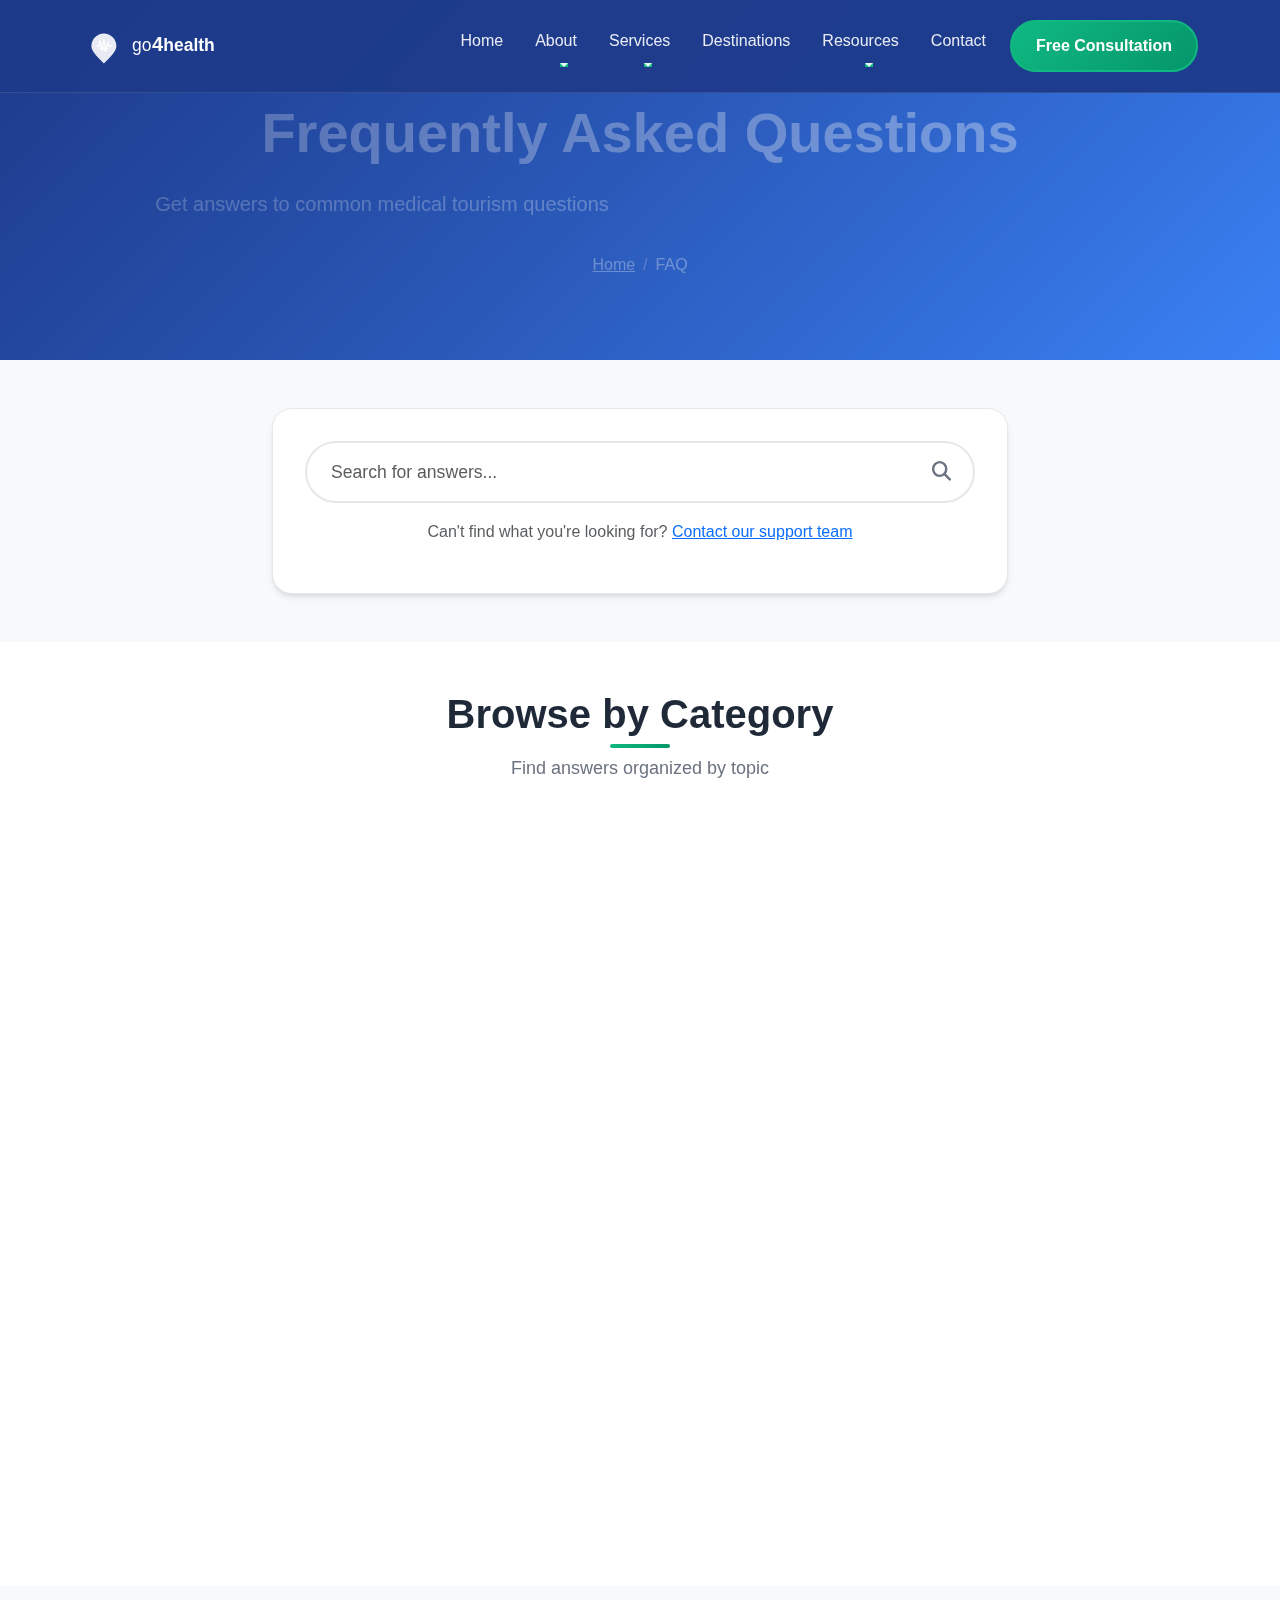
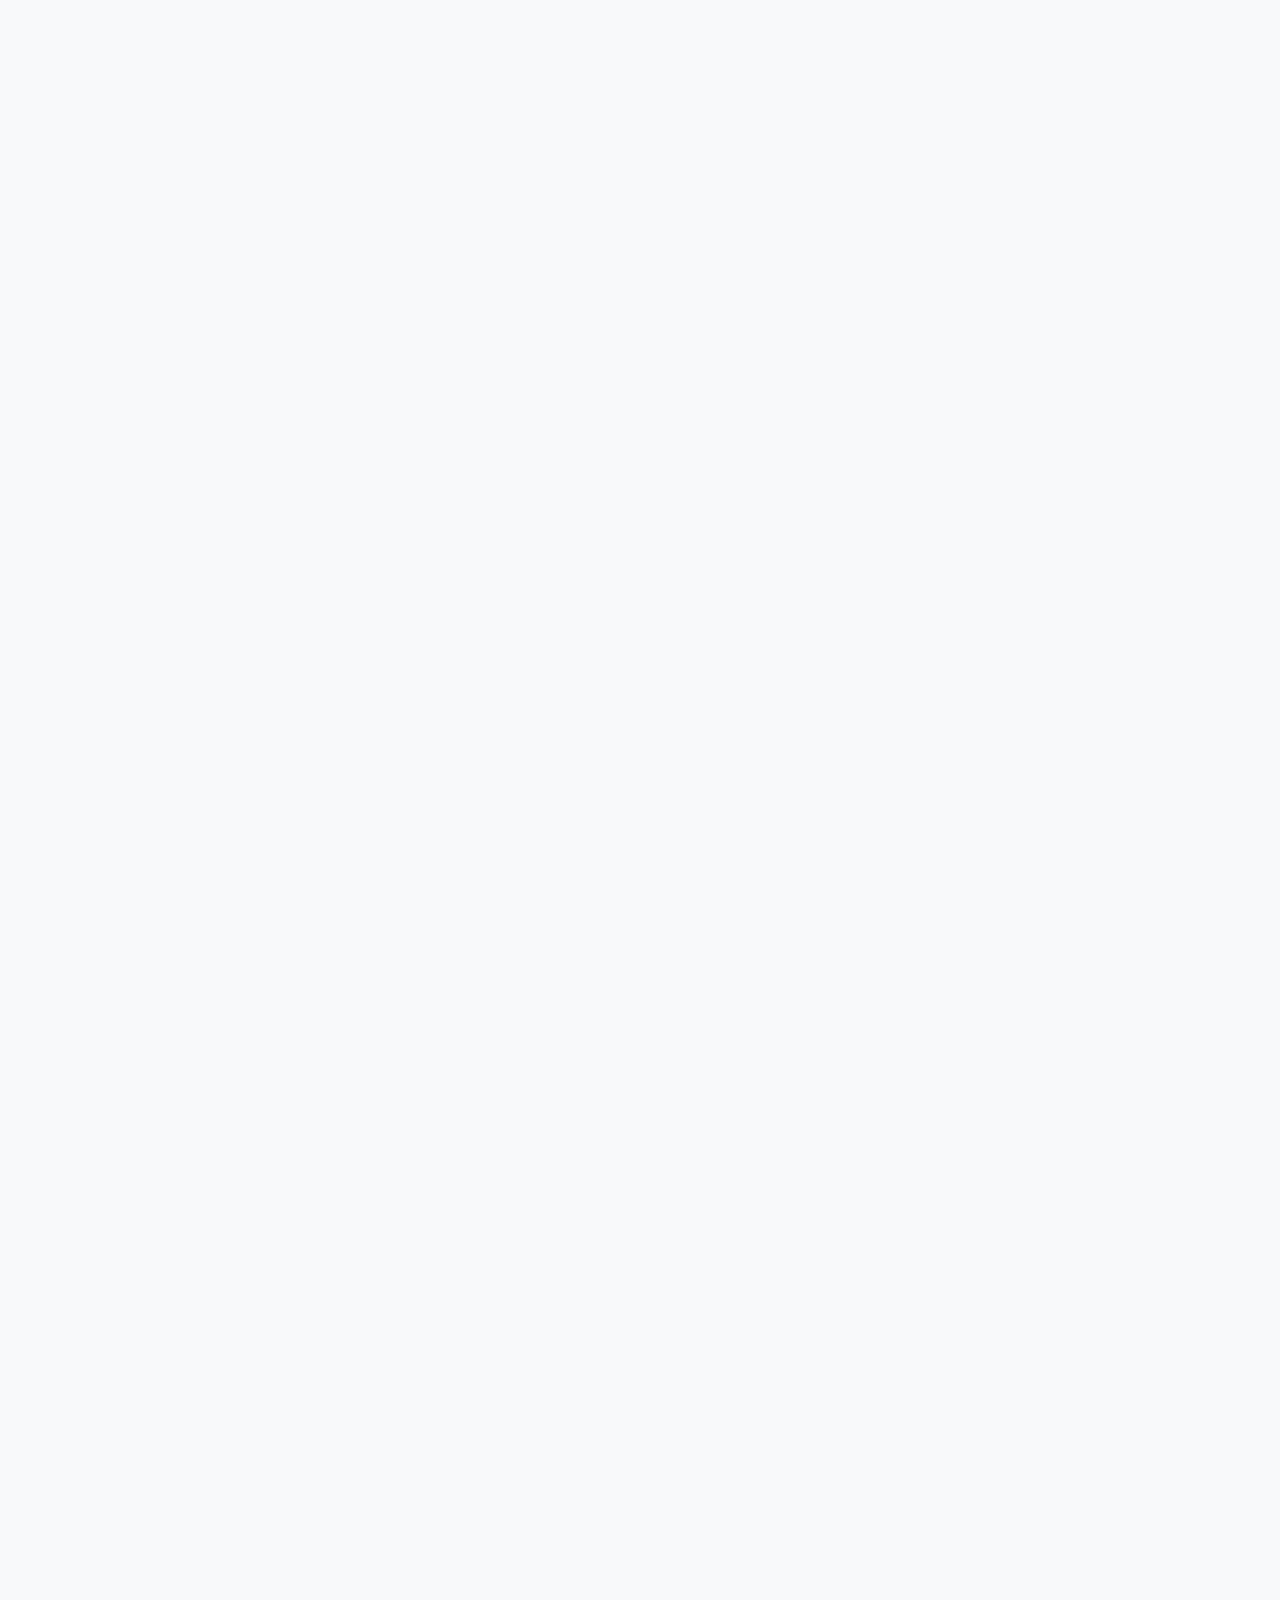
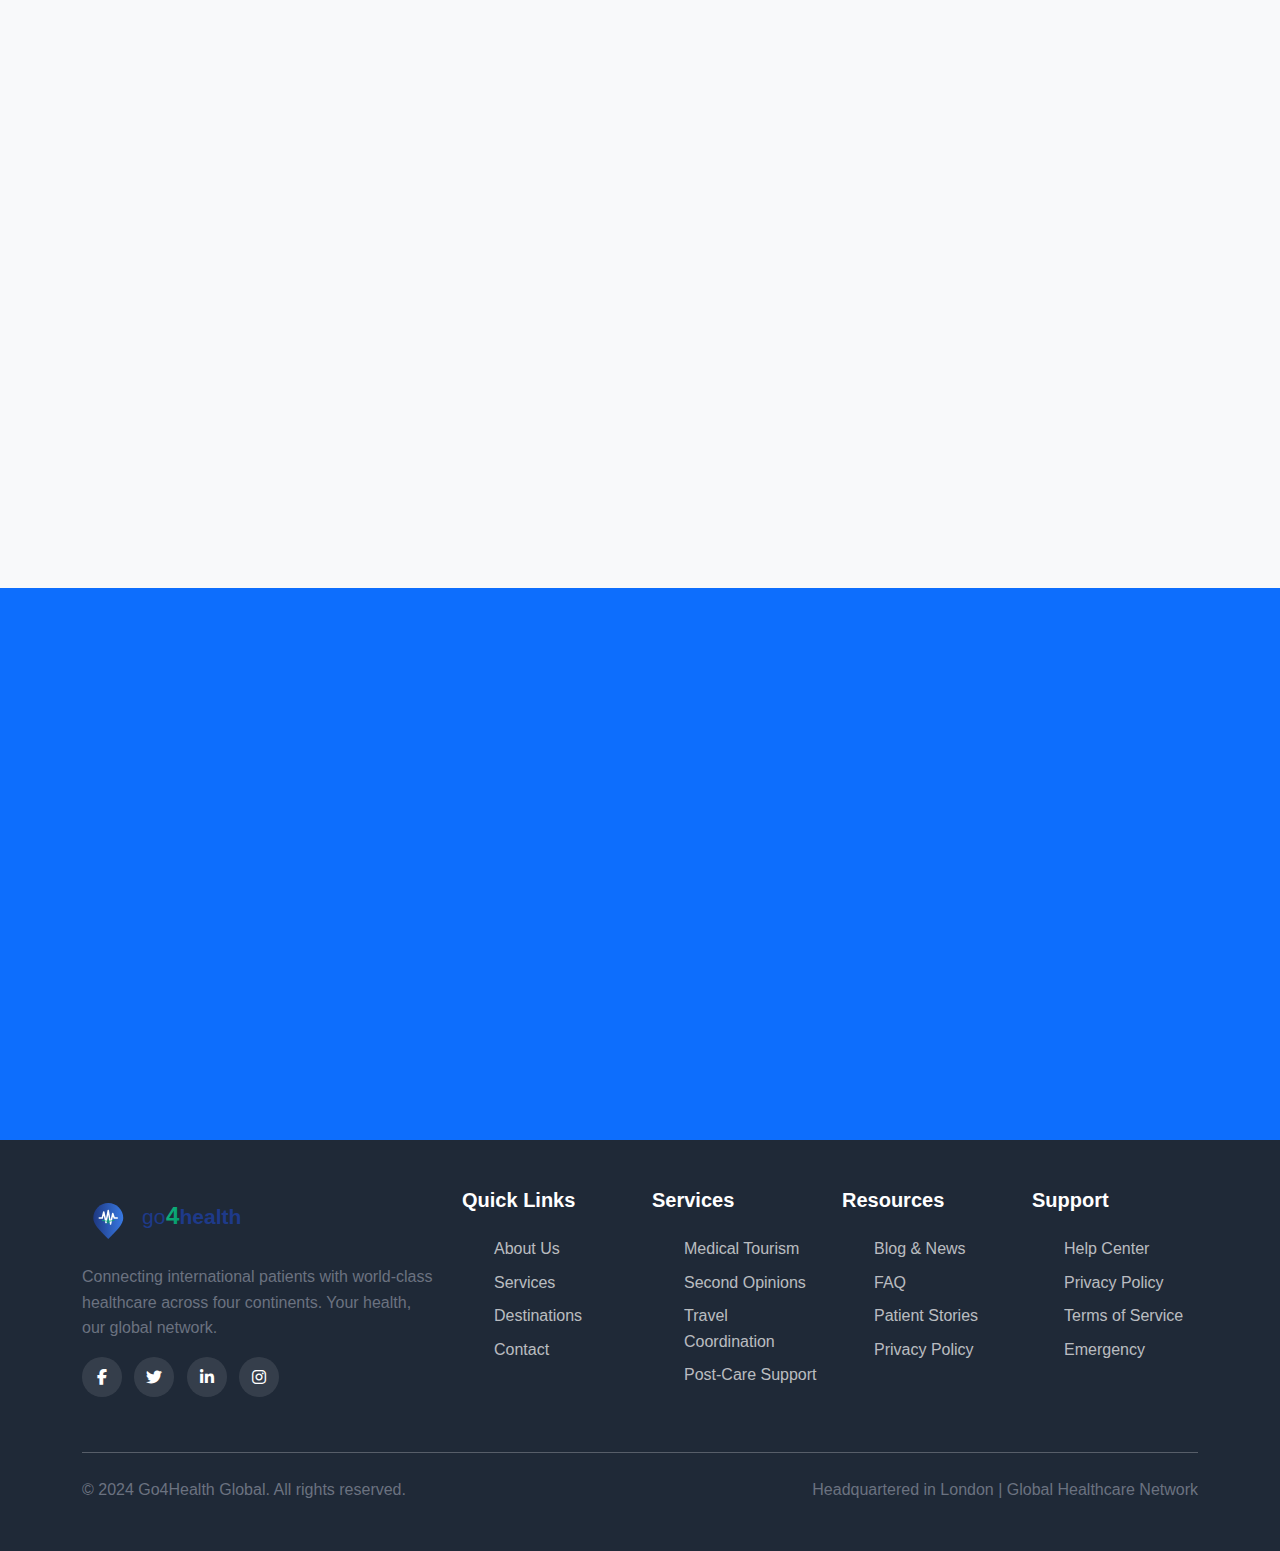
<file: faq.html>
<!DOCTYPE html>
<html lang="en">
<head>
    <meta charset="UTF-8">
    <meta name="viewport" content="width=device-width, initial-scale=1.0">
    <title>FAQ - Go4Health Global | Medical Tourism Questions Answered</title>
    <meta name="description" content="Find answers to frequently asked questions about medical tourism, treatment costs, travel arrangements, and more with Go4Health Global.">
    
    <!-- Bootstrap CSS -->
    <link href="https://cdn.jsdelivr.net/npm/bootstrap@5.3.2/dist/css/bootstrap.min.css" rel="stylesheet">
    
    <!-- Font Awesome Icons -->
    <link rel="stylesheet" href="https://cdnjs.cloudflare.com/ajax/libs/font-awesome/6.4.0/css/all.min.css">
    
    <!-- AOS (Animate On Scroll) -->
    <link href="https://unpkg.com/aos@2.3.1/dist/aos.css" rel="stylesheet">
    
    <!-- Custom CSS -->
    <link rel="stylesheet" href="styles.css">
</head>
<body>
    <!-- Navigation -->
    <nav class="navbar navbar-expand-lg navbar-dark fixed-top custom-navbar">
        <div class="container">
            <a class="navbar-brand" href="index.html">
                <img src="images/logo.svg" alt="Go4Health Global" height="50">
            </a>
            
            <button class="navbar-toggler" type="button" data-bs-toggle="collapse" data-bs-target="#navbarNav">
                <span class="navbar-toggler-icon"></span>
            </button>
            
            <div class="collapse navbar-collapse" id="navbarNav">
                <ul class="navbar-nav ms-auto">
                    <li class="nav-item">
                        <a class="nav-link" href="index.html">Home</a>
                    </li>
                    <li class="nav-item dropdown">
                        <a class="nav-link dropdown-toggle" href="#" id="aboutDropdown" role="button" data-bs-toggle="dropdown">
                            About
                        </a>
                        <ul class="dropdown-menu">
                            <li><a class="dropdown-item" href="about.html">About Us</a></li>
                            <li><a class="dropdown-item" href="about.html#team">Our Team</a></li>
                            <li><a class="dropdown-item" href="about.html#accreditations">Accreditations</a></li>
                        </ul>
                    </li>
                    <li class="nav-item dropdown">
                        <a class="nav-link dropdown-toggle" href="#" id="servicesDropdown" role="button" data-bs-toggle="dropdown">
                            Services
                        </a>
                        <ul class="dropdown-menu">
                            <li><a class="dropdown-item" href="services.html">All Services</a></li>
                            <li><a class="dropdown-item" href="services.html#medical-consultation">Medical Consultation</a></li>
                            <li><a class="dropdown-item" href="services.html#travel-coordination">Travel Coordination</a></li>
                            <li><a class="dropdown-item" href="services.html#post-care">Post-Care Support</a></li>
                        </ul>
                    </li>
                    <li class="nav-item">
                        <a class="nav-link" href="destinations.html">Destinations</a>
                    </li>
                    <li class="nav-item dropdown">
                        <a class="nav-link dropdown-toggle active" href="#" id="resourcesDropdown" role="button" data-bs-toggle="dropdown">
                            Resources
                        </a>
                        <ul class="dropdown-menu">
                            <li><a class="dropdown-item" href="blog.html">Blog & News</a></li>
                            <li><a class="dropdown-item" href="faq.html">FAQ</a></li>
                            <li><a class="dropdown-item" href="patient-stories.html">Patient Stories</a></li>
                        </ul>
                    </li>
                    <li class="nav-item">
                        <a class="nav-link" href="contact.html">Contact</a>
                    </li>
                    <li class="nav-item">
                        <a class="btn btn-primary ms-2" href="#consultation">Free Consultation</a>
                    </li>
                </ul>
            </div>
        </div>
    </nav>

    <!-- Hero Section -->
    <section class="hero-section-small">
        <div class="hero-overlay"></div>
        <div class="container">
            <div class="row align-items-center">
                <div class="col-lg-12 text-center" data-aos="fade-up">
                    <h1 class="hero-title">Frequently Asked Questions</h1>
                    <p class="hero-subtitle">Get answers to common medical tourism questions</p>
                    <nav aria-label="breadcrumb">
                        <ol class="breadcrumb justify-content-center">
                            <li class="breadcrumb-item"><a href="index.html" class="text-white">Home</a></li>
                            <li class="breadcrumb-item active text-white" aria-current="page">FAQ</li>
                        </ol>
                    </nav>
                </div>
            </div>
        </div>
    </section>

    <!-- FAQ Search Section -->
    <section class="py-5 bg-light">
        <div class="container">
            <div class="row justify-content-center">
                <div class="col-lg-8" data-aos="fade-up">
                    <div class="faq-search">
                        <div class="search-box">
                            <input type="text" id="faqSearch" class="form-control" placeholder="Search for answers...">
                            <i class="fas fa-search search-icon"></i>
                        </div>
                        <p class="text-center mt-3 text-muted">Can't find what you're looking for? <a href="contact.html" class="text-primary">Contact our support team</a></p>
                    </div>
                </div>
            </div>
        </div>
    </section>

    <!-- FAQ Categories -->
    <section class="py-5">
        <div class="container">
            <div class="row justify-content-center mb-5">
                <div class="col-lg-8 text-center" data-aos="fade-up">
                    <h2 class="section-title">Browse by Category</h2>
                    <p class="section-subtitle">Find answers organized by topic</p>
                </div>
            </div>
            
            <div class="row">
                <div class="col-lg-4 col-md-6 mb-4" data-aos="fade-up" data-aos-delay="100">
                    <div class="faq-category-card" data-category="general">
                        <div class="category-icon">
                            <i class="fas fa-info-circle"></i>
                        </div>
                        <h4>General Information</h4>
                        <p>Basic questions about medical tourism and Go4Health Global</p>
                        <span class="question-count">8 Questions</span>
                    </div>
                </div>
                
                <div class="col-lg-4 col-md-6 mb-4" data-aos="fade-up" data-aos-delay="200">
                    <div class="faq-category-card" data-category="costs">
                        <div class="category-icon">
                            <i class="fas fa-dollar-sign"></i>
                        </div>
                        <h4>Costs & Payment</h4>
                        <p>Pricing, insurance, and payment options</p>
                        <span class="question-count">6 Questions</span>
                    </div>
                </div>
                
                <div class="col-lg-4 col-md-6 mb-4" data-aos="fade-up" data-aos-delay="300">
                    <div class="faq-category-card" data-category="travel">
                        <div class="category-icon">
                            <i class="fas fa-plane"></i>
                        </div>
                        <h4>Travel & Logistics</h4>
                        <p>Visa requirements, travel arrangements, and accommodations</p>
                        <span class="question-count">7 Questions</span>
                    </div>
                </div>
                
                <div class="col-lg-4 col-md-6 mb-4" data-aos="fade-up" data-aos-delay="400">
                    <div class="faq-category-card" data-category="medical">
                        <div class="category-icon">
                            <i class="fas fa-user-md"></i>
                        </div>
                        <h4>Medical Care</h4>
                        <p>Treatment quality, doctor credentials, and medical procedures</p>
                        <span class="question-count">10 Questions</span>
                    </div>
                </div>
                
                <div class="col-lg-4 col-md-6 mb-4" data-aos="fade-up" data-aos-delay="500">
                    <div class="faq-category-card" data-category="safety">
                        <div class="category-icon">
                            <i class="fas fa-shield-alt"></i>
                        </div>
                        <h4>Safety & Security</h4>
                        <p>Patient safety, data protection, and emergency procedures</p>
                        <span class="question-count">5 Questions</span>
                    </div>
                </div>
                
                <div class="col-lg-4 col-md-6 mb-4" data-aos="fade-up" data-aos-delay="600">
                    <div class="faq-category-card" data-category="followup">
                        <div class="category-icon">
                            <i class="fas fa-heart"></i>
                        </div>
                        <h4>Post-Treatment Care</h4>
                        <p>Recovery, follow-up care, and ongoing support</p>
                        <span class="question-count">4 Questions</span>
                    </div>
                </div>
            </div>
        </div>
    </section>

    <!-- FAQ Accordion -->
    <section class="py-5 bg-light">
        <div class="container">
            <div class="row">
                <div class="col-lg-8 mx-auto">
                    
                    <!-- General Information -->
                    <div class="faq-section" id="general-section" data-aos="fade-up">
                        <h3 class="faq-section-title">
                            <i class="fas fa-info-circle"></i>
                            General Information
                        </h3>
                        
                        <div class="accordion" id="generalAccordion">
                            <div class="accordion-item faq-item">
                                <h2 class="accordion-header" id="general1">
                                    <button class="accordion-button collapsed" type="button" data-bs-toggle="collapse" data-bs-target="#collapse-general1">
                                        What is medical tourism?
                                    </button>
                                </h2>
                                <div id="collapse-general1" class="accordion-collapse collapse" data-bs-parent="#generalAccordion">
                                    <div class="accordion-body">
                                        Medical tourism refers to traveling to another country to receive medical treatment. Patients typically choose medical tourism to access high-quality healthcare at lower costs, receive treatments not available in their home country, or avoid long waiting times. Go4Health Global facilitates this process by connecting patients with accredited hospitals and providing comprehensive support throughout the journey.
                                    </div>
                                </div>
                            </div>
                            
                            <div class="accordion-item faq-item">
                                <h2 class="accordion-header" id="general2">
                                    <button class="accordion-button collapsed" type="button" data-bs-toggle="collapse" data-bs-target="#collapse-general2">
                                        How does Go4Health Global work?
                                    </button>
                                </h2>
                                <div id="collapse-general2" class="accordion-collapse collapse" data-bs-parent="#generalAccordion">
                                    <div class="accordion-body">
                                        Our process is simple: 1) Free consultation to understand your needs, 2) Personalized treatment plan and destination recommendation, 3) Complete travel and medical coordination, 4) Treatment at our partner hospitals, 5) Post-treatment care and follow-up. We handle everything from visa assistance to accommodation booking, ensuring a seamless experience.
                                    </div>
                                </div>
                            </div>
                            
                            <div class="accordion-item faq-item">
                                <h2 class="accordion-header" id="general3">
                                    <button class="accordion-button collapsed" type="button" data-bs-toggle="collapse" data-bs-target="#collapse-general3">
                                        Which countries do you operate in?
                                    </button>
                                </h2>
                                <div id="collapse-general3" class="accordion-collapse collapse" data-bs-parent="#generalAccordion">
                                    <div class="accordion-body">
                                        We operate across four continents with partner hospitals in Europe (UK, Germany, Switzerland), North America (USA, Canada), Middle East (UAE, Jordan), and Africa (South Africa, Morocco). Each destination is carefully selected for its medical excellence, safety standards, and cost-effectiveness.
                                    </div>
                                </div>
                            </div>
                        </div>
                    </div>

                    <!-- Costs & Payment -->
                    <div class="faq-section" id="costs-section" data-aos="fade-up">
                        <h3 class="faq-section-title">
                            <i class="fas fa-dollar-sign"></i>
                            Costs & Payment
                        </h3>
                        
                        <div class="accordion" id="costsAccordion">
                            <div class="accordion-item faq-item">
                                <h2 class="accordion-header" id="costs1">
                                    <button class="accordion-button collapsed" type="button" data-bs-toggle="collapse" data-bs-target="#collapse-costs1">
                                        How much can I save with medical tourism?
                                    </button>
                                </h2>
                                <div id="collapse-costs1" class="accordion-collapse collapse" data-bs-parent="#costsAccordion">
                                    <div class="accordion-body">
                                        Savings vary by destination and treatment type, but typically range from 30-75% compared to US/UK prices. For example, a heart bypass surgery costing $120,000 in the US might cost $35,000 in South Africa. Even including travel and accommodation costs, patients often save 50-70% on their total medical expenses.
                                    </div>
                                </div>
                            </div>
                            
                            <div class="accordion-item faq-item">
                                <h2 class="accordion-header" id="costs2">
                                    <button class="accordion-button collapsed" type="button" data-bs-toggle="collapse" data-bs-target="#collapse-costs2">
                                        Does insurance cover medical tourism?
                                    </button>
                                </h2>
                                <div id="collapse-costs2" class="accordion-collapse collapse" data-bs-parent="#costsAccordion">
                                    <div class="accordion-body">
                                        Some insurance plans do cover medical tourism, particularly if the treatment is medically necessary and not available locally. We work with various insurance providers and can help coordinate coverage. Additionally, some employers and insurance companies are beginning to offer medical tourism benefits due to the significant cost savings.
                                    </div>
                                </div>
                            </div>
                            
                            <div class="accordion-item faq-item">
                                <h2 class="accordion-header" id="costs3">
                                    <button class="accordion-button collapsed" type="button" data-bs-toggle="collapse" data-bs-target="#collapse-costs3">
                                        What payment options are available?
                                    </button>
                                </h2>
                                <div id="collapse-costs3" class="accordion-collapse collapse" data-bs-parent="#costsAccordion">
                                    <div class="accordion-body">
                                        We offer flexible payment options including: upfront payment with discounts, installment plans, medical loans through our financing partners, and direct billing to insurance companies where applicable. Payment methods include wire transfers, credit cards, and bank transfers. All payments are secured and processed through encrypted systems.
                                    </div>
                                </div>
                            </div>
                        </div>
                    </div>

                    <!-- Travel & Logistics -->
                    <div class="faq-section" id="travel-section" data-aos="fade-up">
                        <h3 class="faq-section-title">
                            <i class="fas fa-plane"></i>
                            Travel & Logistics
                        </h3>
                        
                        <div class="accordion" id="travelAccordion">
                            <div class="accordion-item faq-item">
                                <h2 class="accordion-header" id="travel1">
                                    <button class="accordion-button collapsed" type="button" data-bs-toggle="collapse" data-bs-target="#collapse-travel1">
                                        Do you help with visa applications?
                                    </button>
                                </h2>
                                <div id="collapse-travel1" class="accordion-collapse collapse" data-bs-parent="#travelAccordion">
                                    <div class="accordion-body">
                                        Yes, we provide comprehensive visa support including document preparation, application assistance, and liaison with embassies/consulates. We can also provide medical visa invitation letters and support documentation to expedite the process. Our team is familiar with visa requirements for all our destination countries.
                                    </div>
                                </div>
                            </div>
                            
                            <div class="accordion-item faq-item">
                                <h2 class="accordion-header" id="travel2">
                                    <button class="accordion-button collapsed" type="button" data-bs-toggle="collapse" data-bs-target="#collapse-travel2">
                                        What about accommodation during treatment?
                                    </button>
                                </h2>
                                <div id="collapse-travel2" class="accordion-collapse collapse" data-bs-parent="#travelAccordion">
                                    <div class="accordion-body">
                                        We arrange accommodation based on your budget and medical needs. Options include medical hotels near hospitals, recovery centers with nursing support, luxury hotels for comfort during recovery, and apartment rentals for longer stays. All accommodations are selected for their proximity to medical facilities and suitability for recovering patients.
                                    </div>
                                </div>
                            </div>
                            
                            <div class="accordion-item faq-item">
                                <h2 class="accordion-header" id="travel3">
                                    <button class="accordion-button collapsed" type="button" data-bs-toggle="collapse" data-bs-target="#collapse-travel3">
                                        Can I bring a companion?
                                    </button>
                                </h2>
                                <div id="collapse-travel3" class="accordion-collapse collapse" data-bs-parent="#travelAccordion">
                                    <div class="accordion-body">
                                        Absolutely! We encourage patients to bring a companion for emotional support and assistance during recovery. We can arrange companion visas, additional accommodation, local transportation, and activities for companions during treatment periods. Many of our packages include companion support services.
                                    </div>
                                </div>
                            </div>
                        </div>
                    </div>

                    <!-- Medical Care -->
                    <div class="faq-section" id="medical-section" data-aos="fade-up">
                        <h3 class="faq-section-title">
                            <i class="fas fa-user-md"></i>
                            Medical Care
                        </h3>
                        
                        <div class="accordion" id="medicalAccordion">
                            <div class="accordion-item faq-item">
                                <h2 class="accordion-header" id="medical1">
                                    <button class="accordion-button collapsed" type="button" data-bs-toggle="collapse" data-bs-target="#collapse-medical1">
                                        How do you ensure quality of care?
                                    </button>
                                </h2>
                                <div id="collapse-medical1" class="accordion-collapse collapse" data-bs-parent="#medicalAccordion">
                                    <div class="accordion-body">
                                        All our partner hospitals are JCI (Joint Commission International) accredited or equivalent, ensuring they meet the highest international standards. We thoroughly vet medical facilities, verify doctor credentials, conduct regular quality audits, and maintain strict selection criteria. Patient feedback and outcomes are continuously monitored to maintain our quality standards.
                                    </div>
                                </div>
                            </div>
                            
                            <div class="accordion-item faq-item">
                                <h2 class="accordion-header" id="medical2">
                                    <button class="accordion-button collapsed" type="button" data-bs-toggle="collapse" data-bs-target="#collapse-medical2">
                                        Are the doctors qualified?
                                    </button>
                                </h2>
                                <div id="collapse-medical2" class="accordion-collapse collapse" data-bs-parent="#medicalAccordion">
                                    <div class="accordion-body">
                                        Yes, all our partner doctors are board-certified specialists with international training and experience. Many have trained or worked in leading medical institutions in the US, UK, or Europe. We verify medical degrees, specialization certificates, hospital affiliations, and ongoing professional development. Patient reviews and surgical outcomes are also considered in our selection process.
                                    </div>
                                </div>
                            </div>
                            
                            <div class="accordion-item faq-item">
                                <h2 class="accordion-header" id="medical3">
                                    <button class="accordion-button collapsed" type="button" data-bs-toggle="collapse" data-bs-target="#collapse-medical3">
                                        What if complications arise during treatment?
                                    </button>
                                </h2>
                                <div id="collapse-medical3" class="accordion-collapse collapse" data-bs-parent="#medicalAccordion">
                                    <div class="accordion-body">
                                        Our partner hospitals are equipped to handle complications with full ICU facilities, emergency services, and specialist backup. We provide 24/7 medical coordination support, emergency contact services, and liaison with your home country doctors if needed. Medical insurance coverage for complications is also available and recommended for all patients.
                                    </div>
                                </div>
                            </div>
                        </div>
                    </div>

                    <!-- Safety & Security -->
                    <div class="faq-section" id="safety-section" data-aos="fade-up">
                        <h3 class="faq-section-title">
                            <i class="fas fa-shield-alt"></i>
                            Safety & Security
                        </h3>
                        
                        <div class="accordion" id="safetyAccordion">
                            <div class="accordion-item faq-item">
                                <h2 class="accordion-header" id="safety1">
                                    <button class="accordion-button collapsed" type="button" data-bs-toggle="collapse" data-bs-target="#collapse-safety1">
                                        How do you protect patient data?
                                    </button>
                                </h2>
                                <div id="collapse-safety1" class="accordion-collapse collapse" data-bs-parent="#safetyAccordion">
                                    <div class="accordion-body">
                                        We are fully HIPAA compliant and follow strict data protection protocols. All patient information is encrypted, stored on secure servers, and accessed only by authorized personnel. We use secure communication channels, regularly update security systems, and conduct security audits. Patient consent is required for all data sharing, and you maintain full control over your medical information.
                                    </div>
                                </div>
                            </div>
                            
                            <div class="accordion-item faq-item">
                                <h2 class="accordion-header" id="safety2">
                                    <button class="accordion-button collapsed" type="button" data-bs-toggle="collapse" data-bs-target="#collapse-safety2">
                                        What emergency support do you provide?
                                    </button>
                                </h2>
                                <div id="collapse-safety2" class="accordion-collapse collapse" data-bs-parent="#safetyAccordion">
                                    <div class="accordion-body">
                                        We provide 24/7 emergency support including medical emergency hotline, local emergency coordination, contact with family/home doctors, medical evacuation insurance coordination, and embassy/consulate liaison if needed. Each patient receives emergency contact cards and has access to our global support network throughout their journey.
                                    </div>
                                </div>
                            </div>
                        </div>
                    </div>

                    <!-- Post-Treatment Care -->
                    <div class="faq-section" id="followup-section" data-aos="fade-up">
                        <h3 class="faq-section-title">
                            <i class="fas fa-heart"></i>
                            Post-Treatment Care
                        </h3>
                        
                        <div class="accordion" id="followupAccordion">
                            <div class="accordion-item faq-item">
                                <h2 class="accordion-header" id="followup1">
                                    <button class="accordion-button collapsed" type="button" data-bs-toggle="collapse" data-bs-target="#collapse-followup1">
                                        What follow-up care do you provide?
                                    </button>
                                </h2>
                                <div id="collapse-followup1" class="accordion-collapse collapse" data-bs-parent="#followupAccordion">
                                    <div class="accordion-body">
                                        Our follow-up care includes virtual consultations with your treating physician, coordination with your home country doctors, medical record transfers, medication management support, physical therapy coordination, and regular check-ins during recovery. We maintain contact for up to one year post-treatment, depending on your package level.
                                    </div>
                                </div>
                            </div>
                            
                            <div class="accordion-item faq-item">
                                <h2 class="accordion-header" id="followup2">
                                    <button class="accordion-button collapsed" type="button" data-bs-toggle="collapse" data-bs-target="#collapse-followup2">
                                        Can I get my medical records?
                                    </button>
                                </h2>
                                <div id="collapse-followup2" class="accordion-collapse collapse" data-bs-parent="#followupAccordion">
                                    <div class="accordion-body">
                                        Yes, you will receive complete medical records including surgical reports, diagnostic tests, medication lists, and follow-up instructions. Records are provided in digital format and can be shared with your home country doctors. We also provide certified translations if needed and can facilitate direct doctor-to-doctor communication for seamless care continuity.
                                    </div>
                                </div>
                            </div>
                        </div>
                    </div>

                </div>
            </div>
        </div>
    </section>

    <!-- Still Have Questions Section -->
    <section class="py-5 bg-primary text-white">
        <div class="container">
            <div class="row justify-content-center">
                <div class="col-lg-8 text-center" data-aos="fade-up">
                    <h2 class="section-title text-white">Still Have Questions?</h2>
                    <p class="section-subtitle">Our medical tourism experts are here to help you every step of the way</p>
                    <div class="contact-options">
                        <div class="row">
                            <div class="col-md-4 mb-3">
                                <div class="contact-option">
                                    <i class="fas fa-phone"></i>
                                    <h5>Call Us</h5>
                                    <p>+44 77 7102 0403</p>
                                    <small>24/7 Support Available</small>
                                </div>
                            </div>
                            <div class="col-md-4 mb-3">
                                <div class="contact-option">
                                    <i class="fas fa-envelope"></i>
                                    <h5>Email Us</h5>
                                    <p>info@go4healthglobal.com</p>
                                    <small>Response within 2 hours</small>
                                </div>
                            </div>
                            <div class="col-md-4 mb-3">
                                <div class="contact-option">
                                    <i class="fas fa-comments"></i>
                                    <h5>Live Chat</h5>
                                    <p>Instant messaging</p>
                                    <small>Available 16 hours/day</small>
                                </div>
                            </div>
                        </div>
                    </div>
                    <div class="cta-buttons mt-4">
                        <a href="#consultation" class="btn btn-light btn-lg me-3">Free Consultation</a>
                        <a href="contact.html" class="btn btn-outline-light btn-lg">Contact Us</a>
                    </div>
                </div>
            </div>
        </div>
    </section>

    <!-- Footer -->
    <footer class="footer bg-dark text-white py-5">
        <div class="container">
            <div class="row">
                <div class="col-lg-4 mb-4">
                    <img src="images/logo.svg" alt="Go4Health Global" height="60" class="mb-3">
                    <p>Connecting international patients with world-class healthcare across four continents. Your health, our global network.</p>
                    <div class="social-links">
                        <a href="#" class="social-link"><i class="fab fa-facebook-f"></i></a>
                        <a href="#" class="social-link"><i class="fab fa-twitter"></i></a>
                        <a href="#" class="social-link"><i class="fab fa-linkedin-in"></i></a>
                        <a href="#" class="social-link"><i class="fab fa-instagram"></i></a>
                    </div>
                </div>
                
                <div class="col-lg-2 col-md-6 mb-4">
                    <h5>Quick Links</h5>
                    <ul class="footer-links">
                        <li><a href="about.html">About Us</a></li>
                        <li><a href="services.html">Services</a></li>
                        <li><a href="destinations.html">Destinations</a></li>
                        <li><a href="contact.html">Contact</a></li>
                    </ul>
                </div>
                
                <div class="col-lg-2 col-md-6 mb-4">
                    <h5>Services</h5>
                    <ul class="footer-links">
                        <li><a href="services.html">Medical Tourism</a></li>
                        <li><a href="services.html">Second Opinions</a></li>
                        <li><a href="services.html">Travel Coordination</a></li>
                        <li><a href="services.html">Post-Care Support</a></li>
                    </ul>
                </div>
                
                <div class="col-lg-2 col-md-6 mb-4">
                    <h5>Resources</h5>
                    <ul class="footer-links">
                        <li><a href="blog.html">Blog & News</a></li>
                        <li><a href="faq.html">FAQ</a></li>
                        <li><a href="patient-stories.html">Patient Stories</a></li>
                        <li><a href="privacy-policy.html">Privacy Policy</a></li>
                    </ul>
                </div>
                
                <div class="col-lg-2 col-md-6 mb-4">
                    <h5>Support</h5>
                    <ul class="footer-links">
                        <li><a href="contact.html">Help Center</a></li>
                        <li><a href="privacy-policy.html">Privacy Policy</a></li>
                        <li><a href="terms-of-service.html">Terms of Service</a></li>
                        <li><a href="contact.html">Emergency</a></li>
                    </ul>
                </div>
            </div>
            
            <hr class="my-4">
            
            <div class="row align-items-center">
                <div class="col-md-6">
                    <p class="mb-0">&copy; 2024 Go4Health Global. All rights reserved.</p>
                </div>
                <div class="col-md-6 text-md-end">
                    <p class="mb-0">Headquartered in London | Global Healthcare Network</p>
                </div>
            </div>
        </div>
    </footer>

    <!-- Bootstrap JS -->
    <script src="https://cdn.jsdelivr.net/npm/bootstrap@5.3.2/dist/js/bootstrap.bundle.min.js"></script>
    
    <!-- AOS JS -->
    <script src="https://unpkg.com/aos@2.3.1/dist/aos.js"></script>
    
    <!-- Custom JS -->
    <script src="script.js"></script>
    
    <!-- FAQ Search JS -->
    <script>
        document.addEventListener('DOMContentLoaded', function() {
            const searchInput = document.getElementById('faqSearch');
            const faqItems = document.querySelectorAll('.faq-item');
            
            searchInput.addEventListener('input', function() {
                const searchTerm = this.value.toLowerCase();
                
                faqItems.forEach(item => {
                    const question = item.querySelector('.accordion-button').textContent.toLowerCase();
                    const answer = item.querySelector('.accordion-body').textContent.toLowerCase();
                    
                    if (question.includes(searchTerm) || answer.includes(searchTerm)) {
                        item.style.display = 'block';
                    } else {
                        item.style.display = searchTerm === '' ? 'block' : 'none';
                    }
                });
            });
            
            // Category card clicks
            document.querySelectorAll('.faq-category-card').forEach(card => {
                card.addEventListener('click', function() {
                    const category = this.dataset.category;
                    const section = document.getElementById(category + '-section');
                    if (section) {
                        section.scrollIntoView({ behavior: 'smooth' });
                    }
                });
            });
        });
    </script>
</body>
</html>
</file>
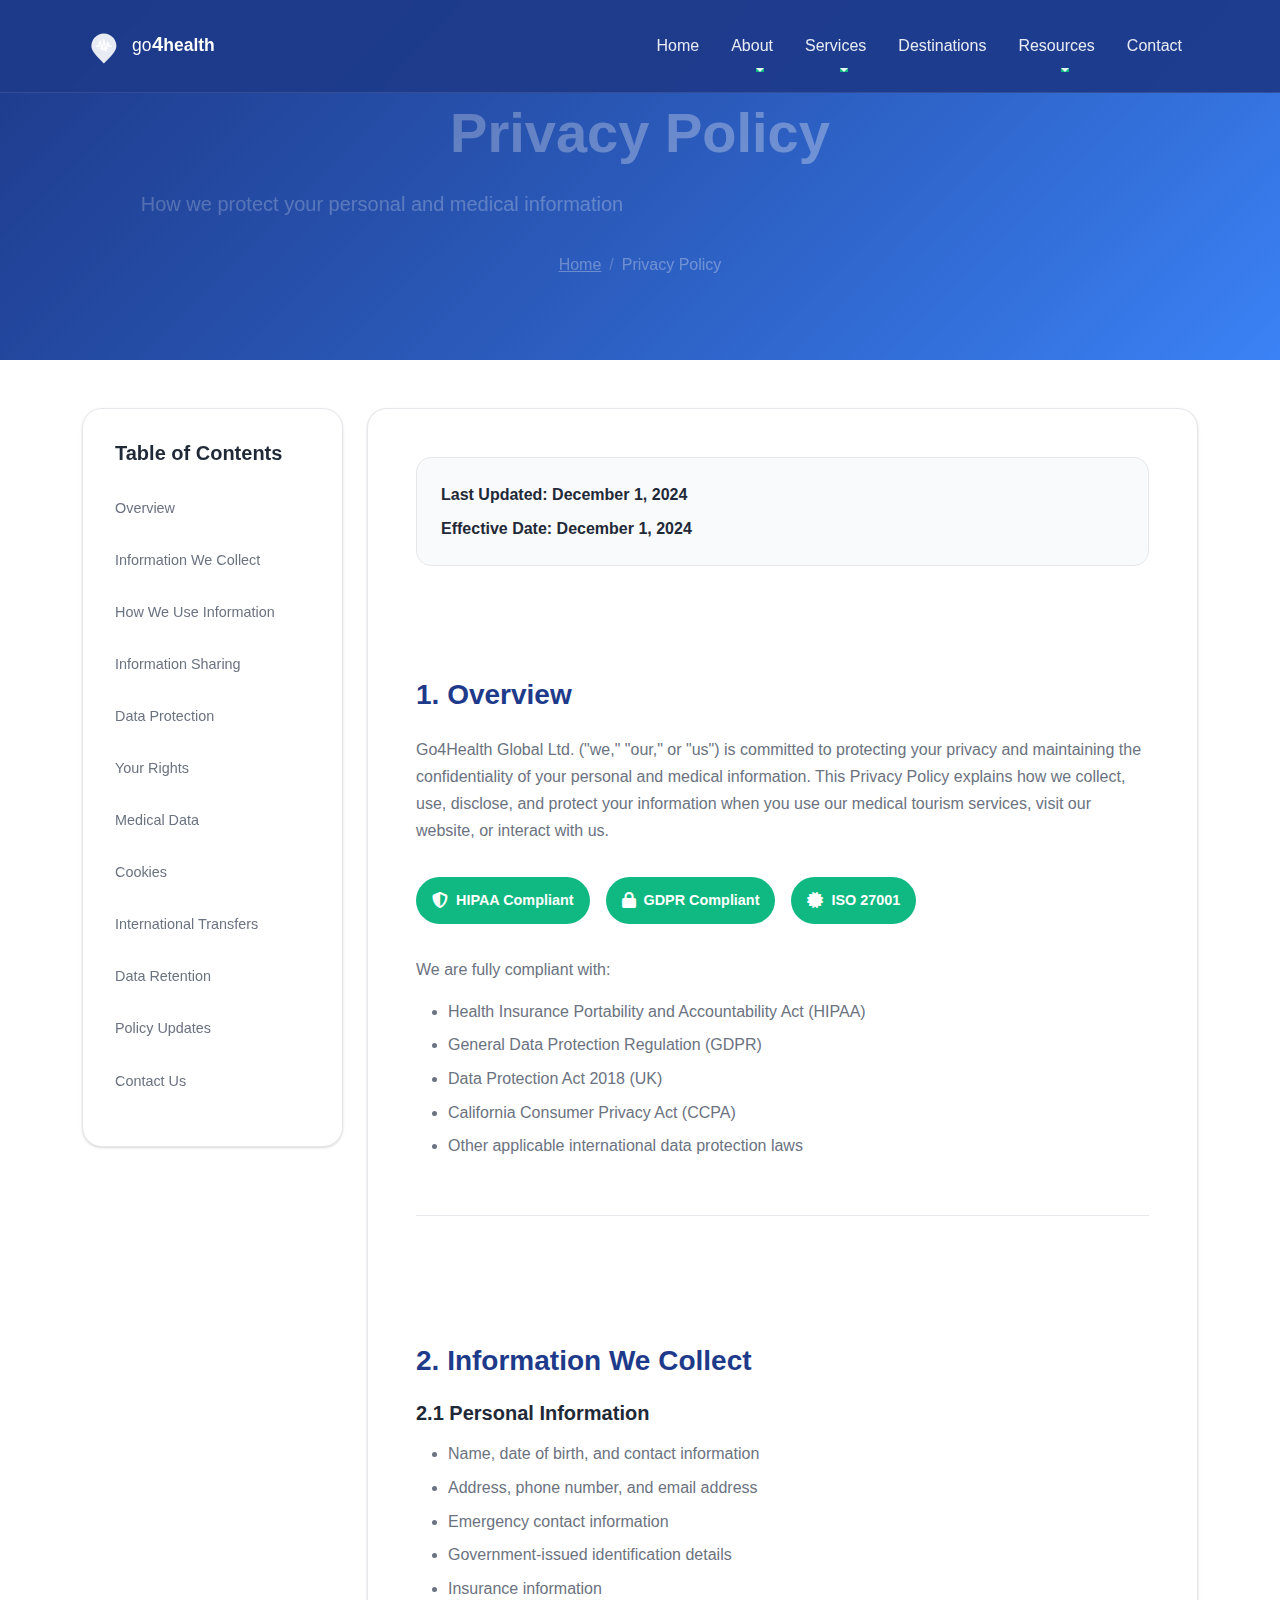
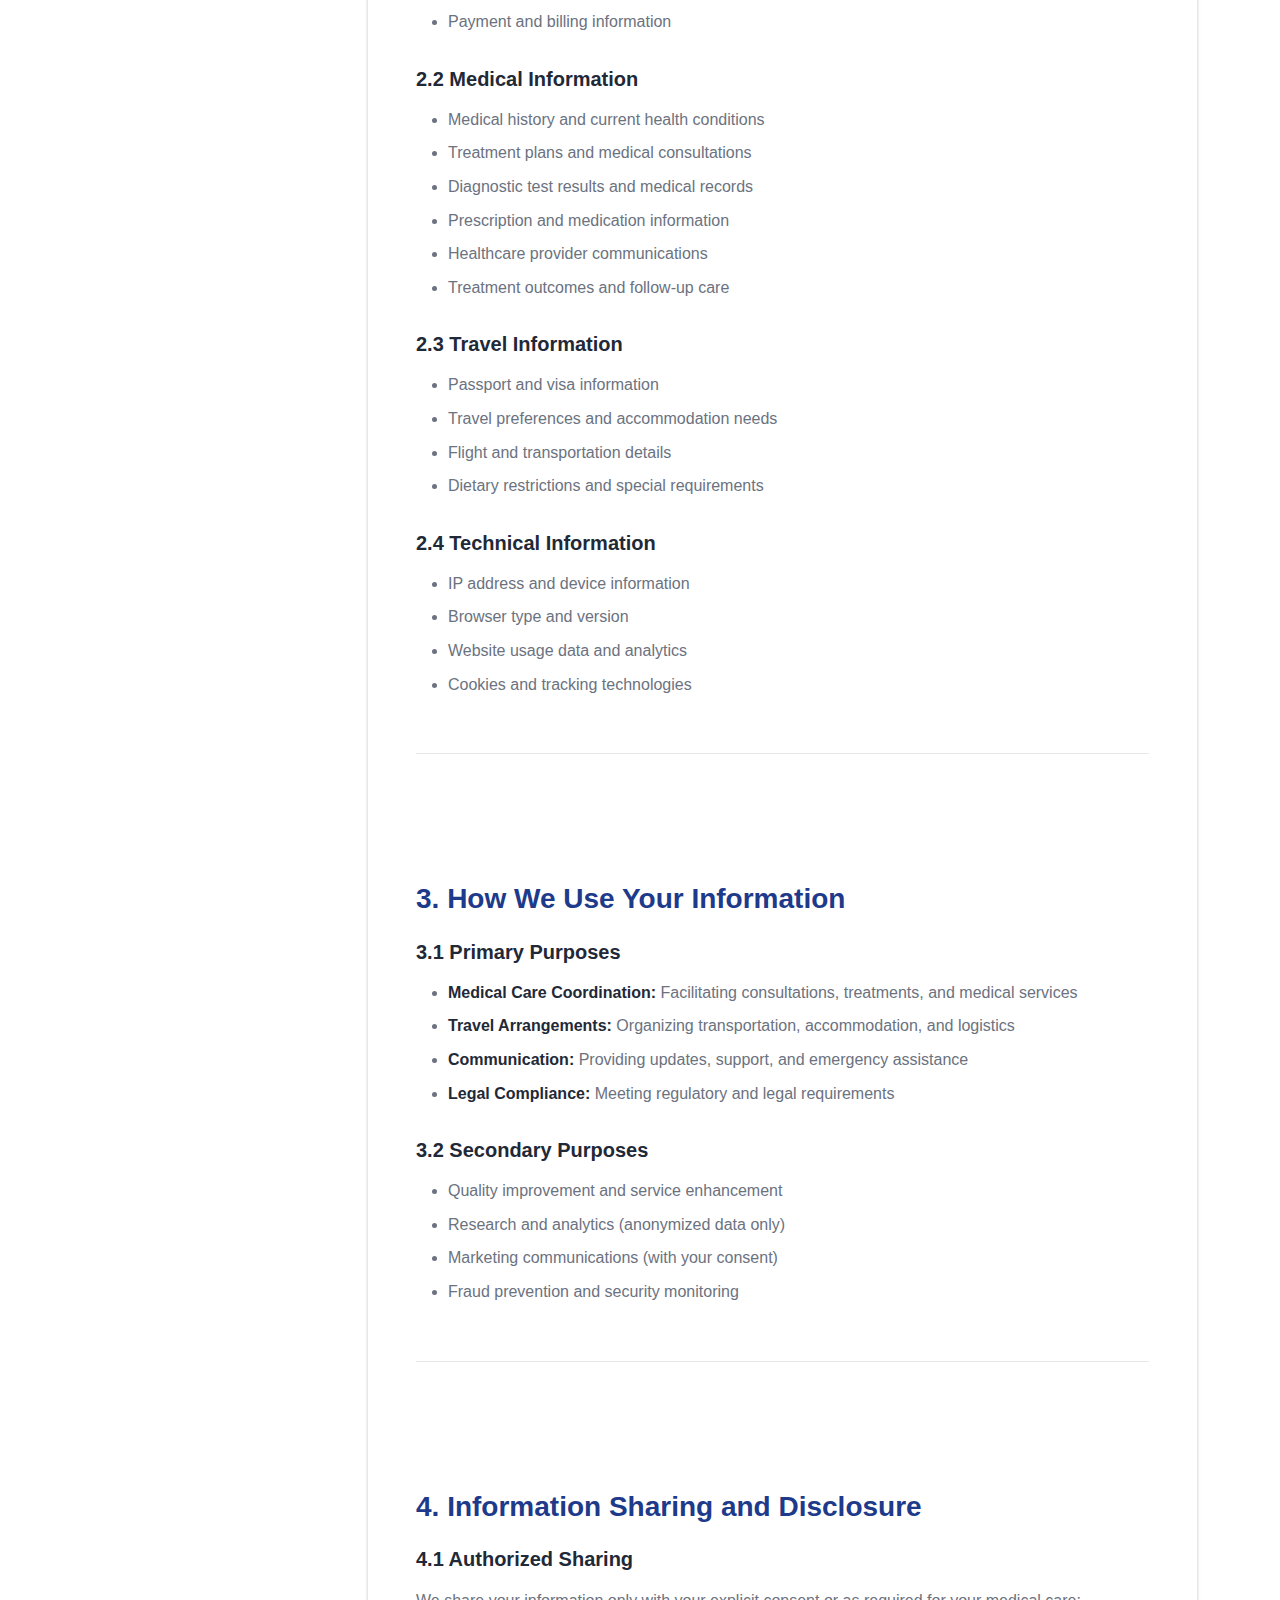
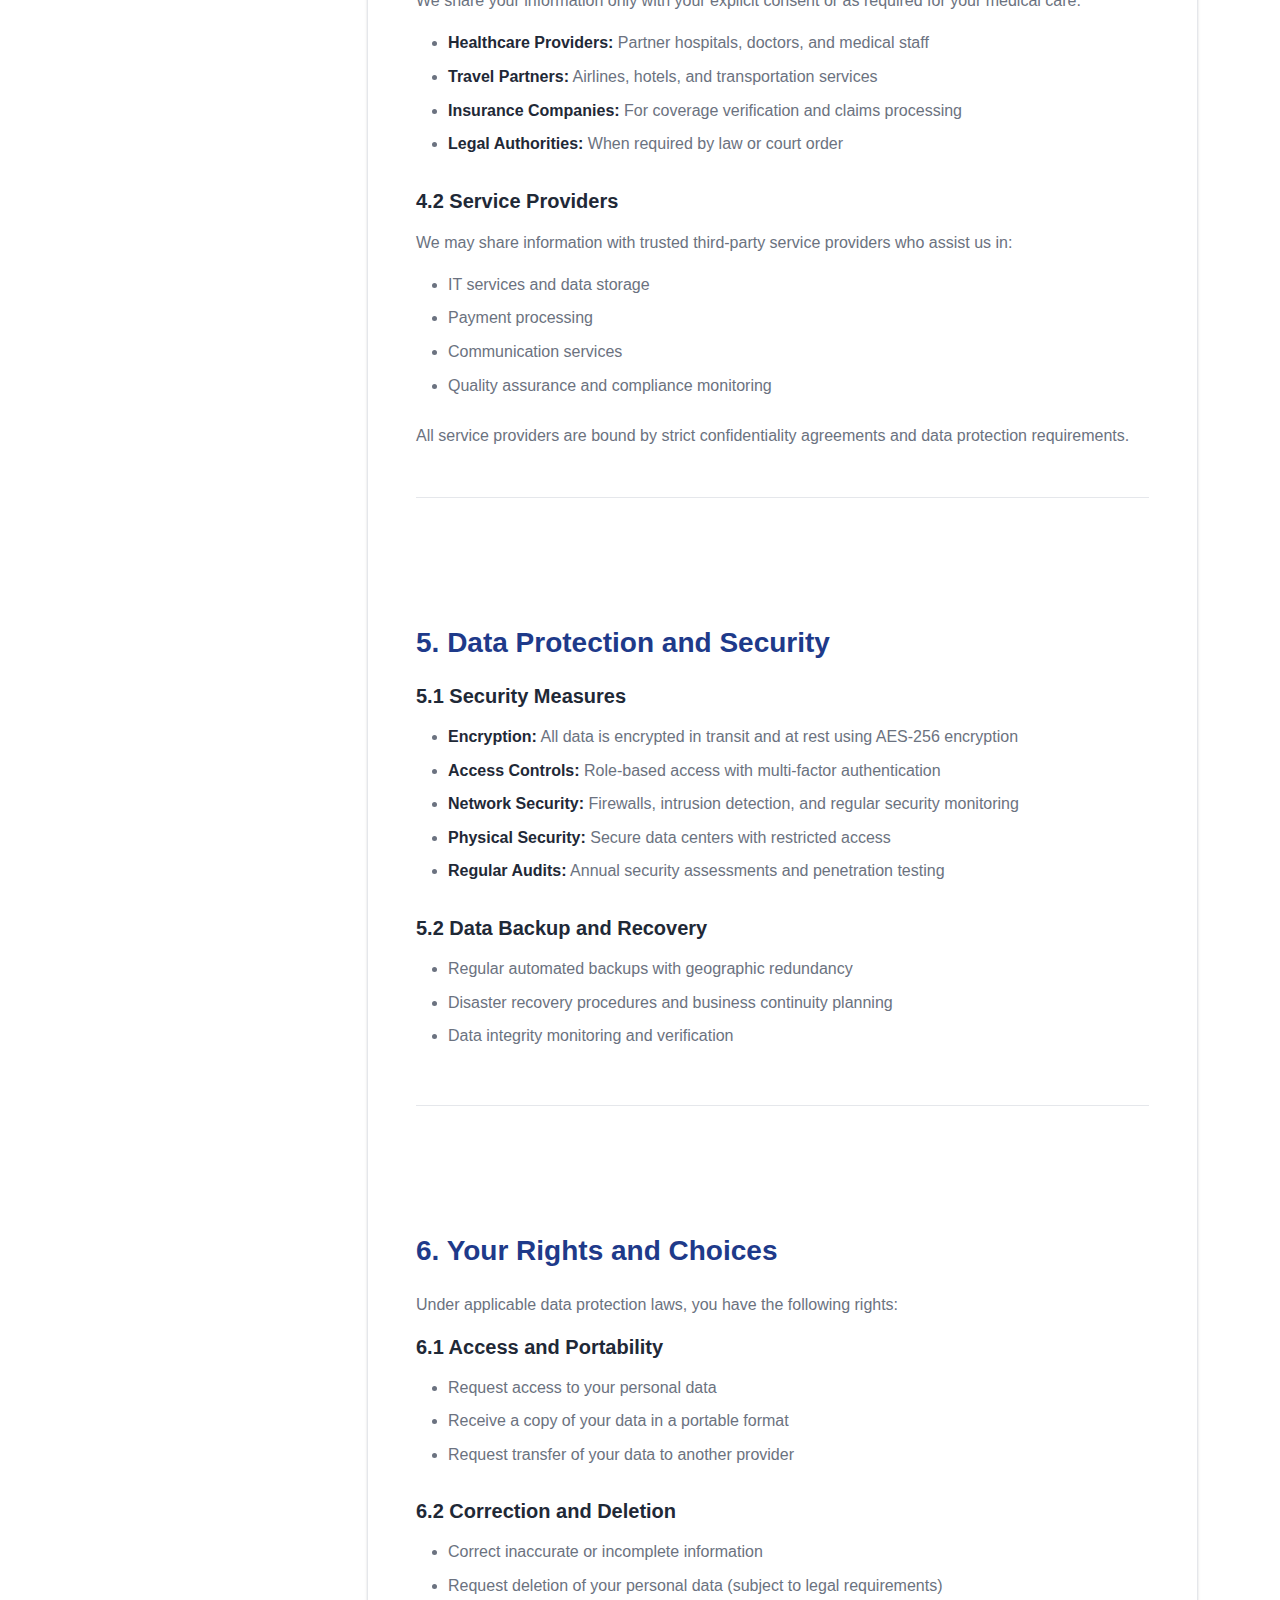
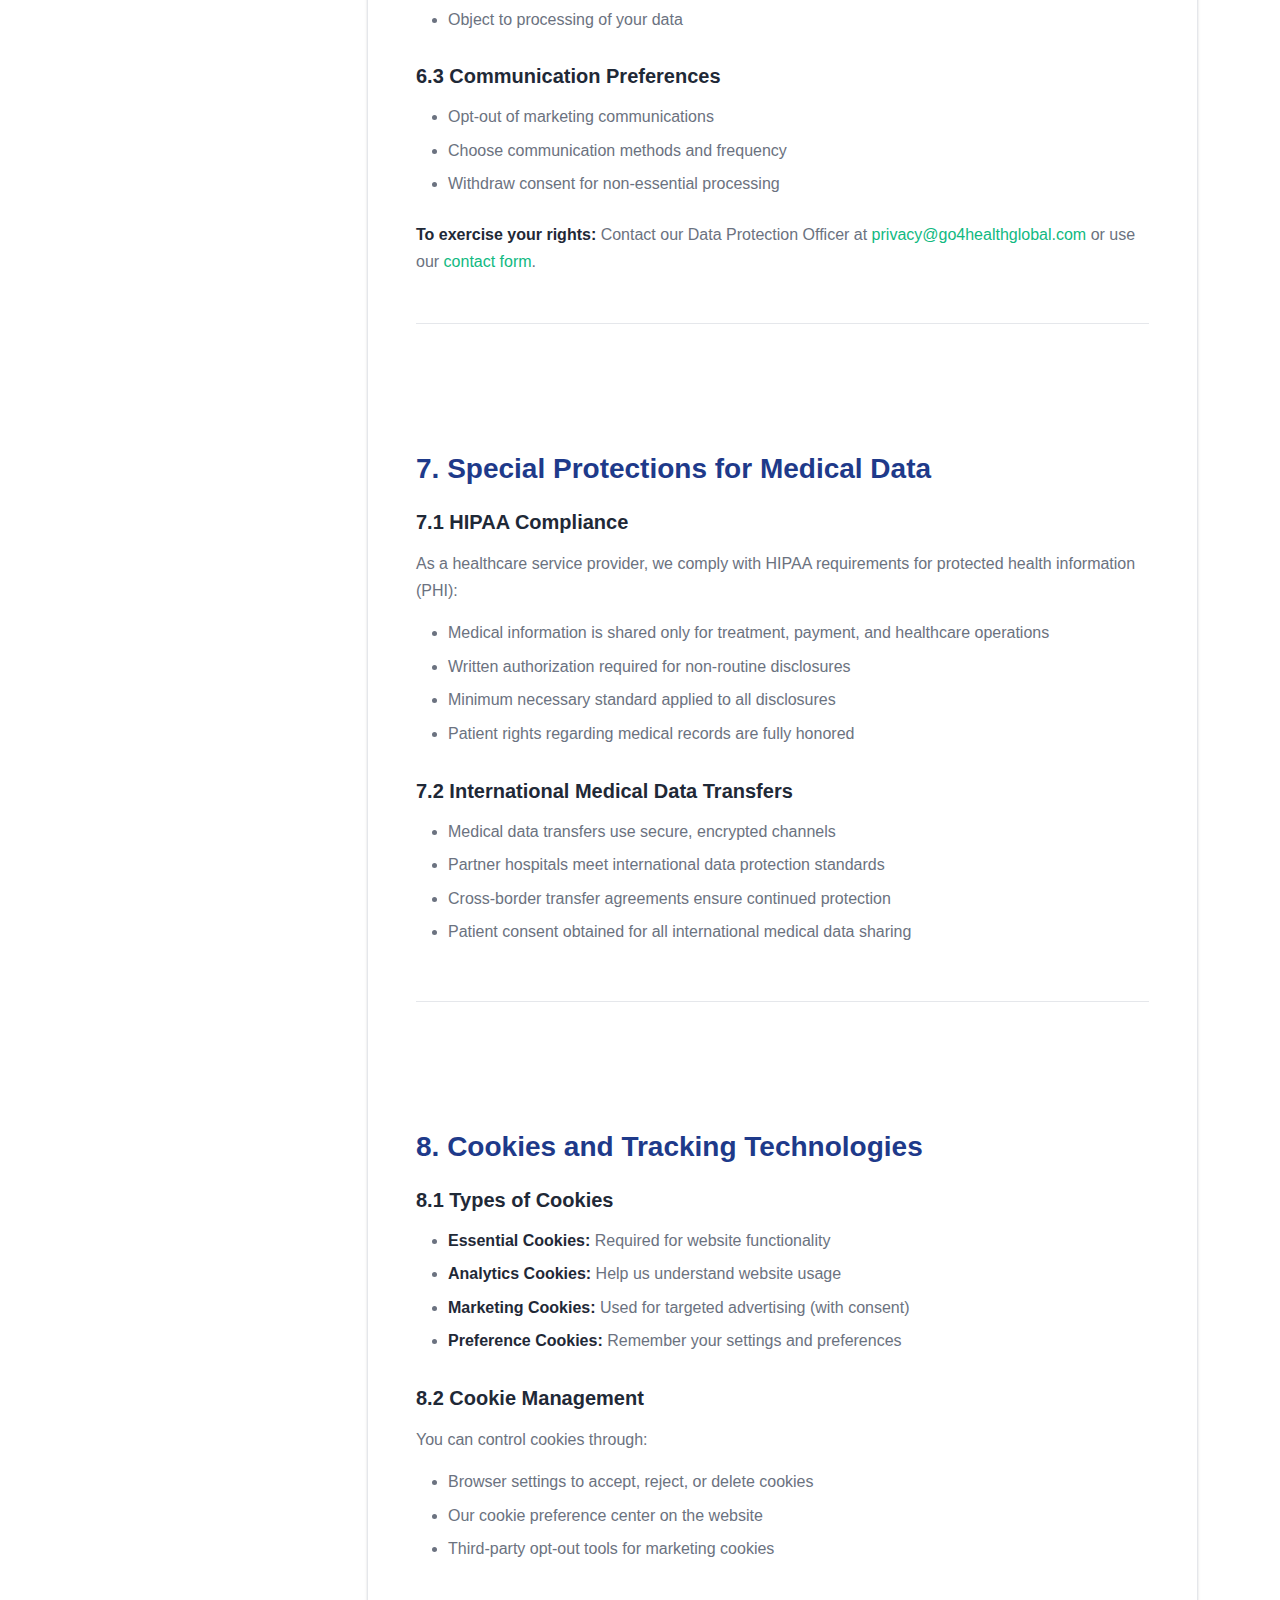
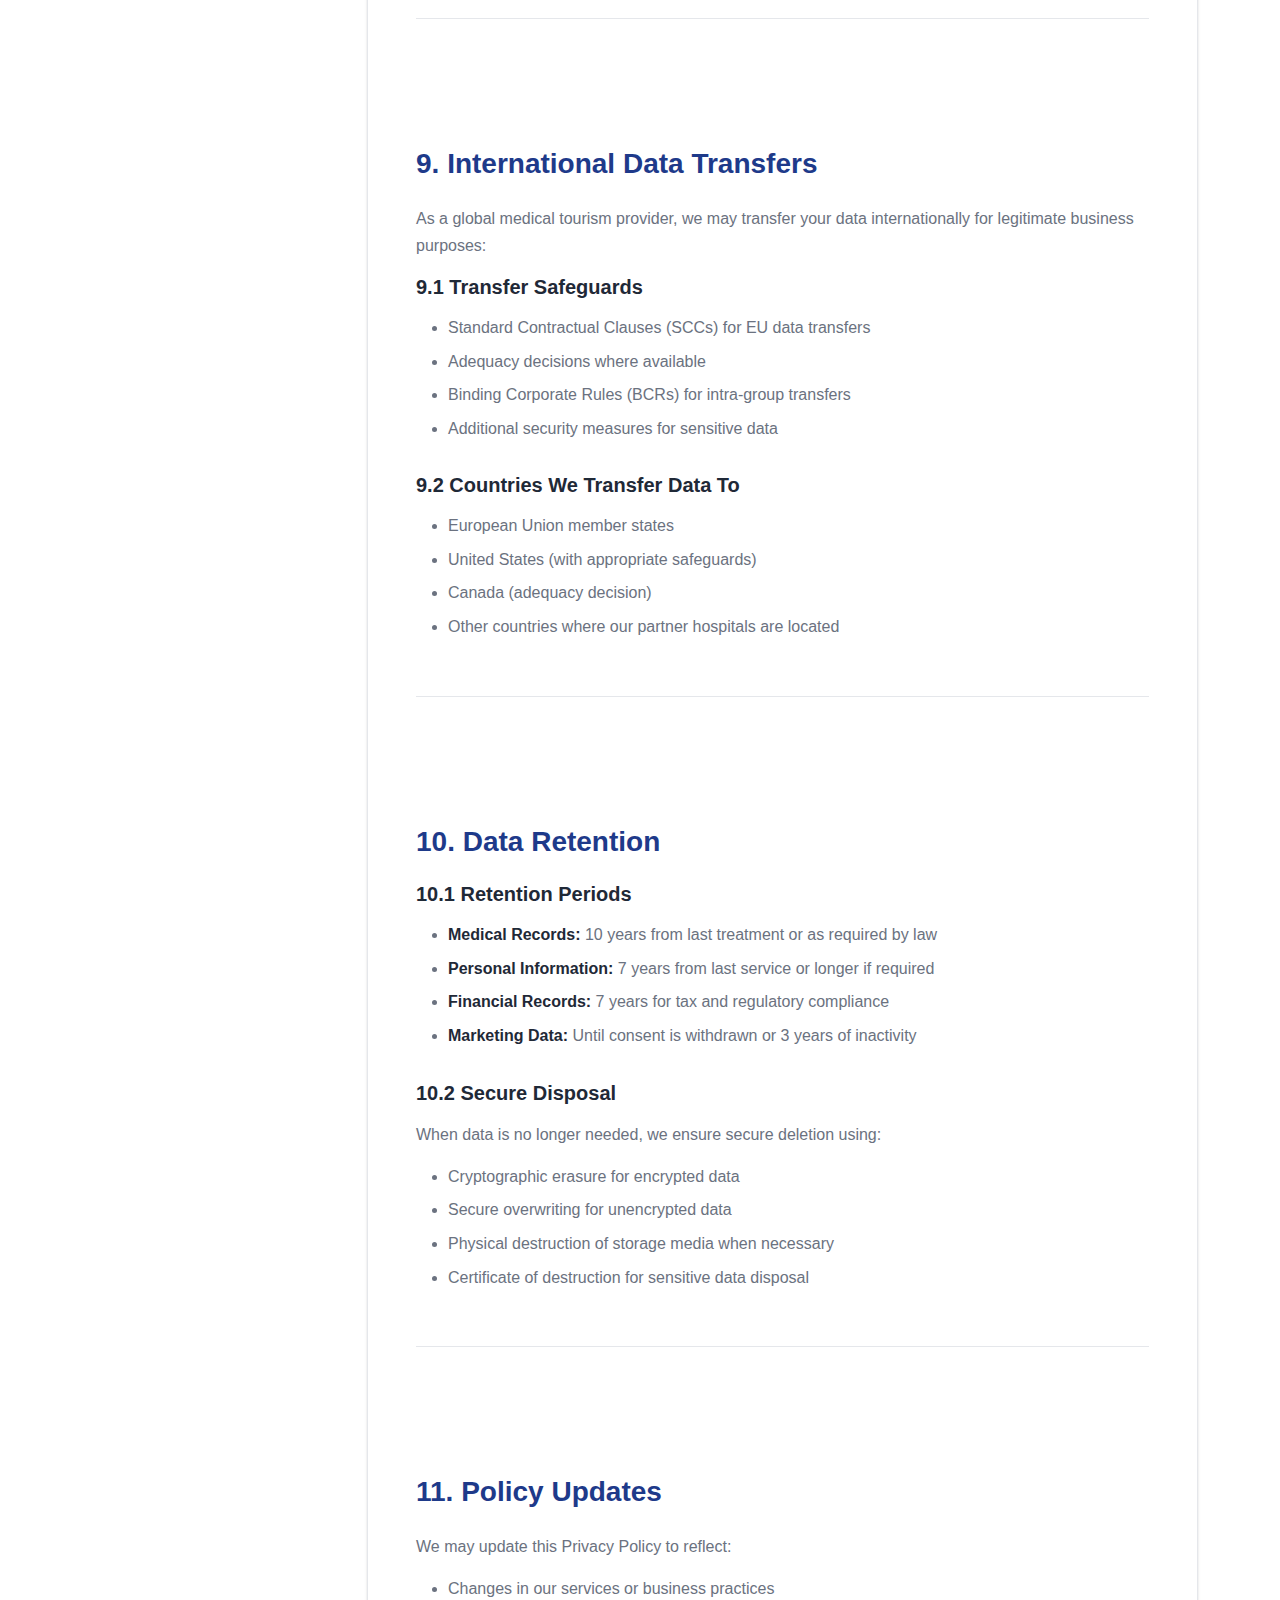
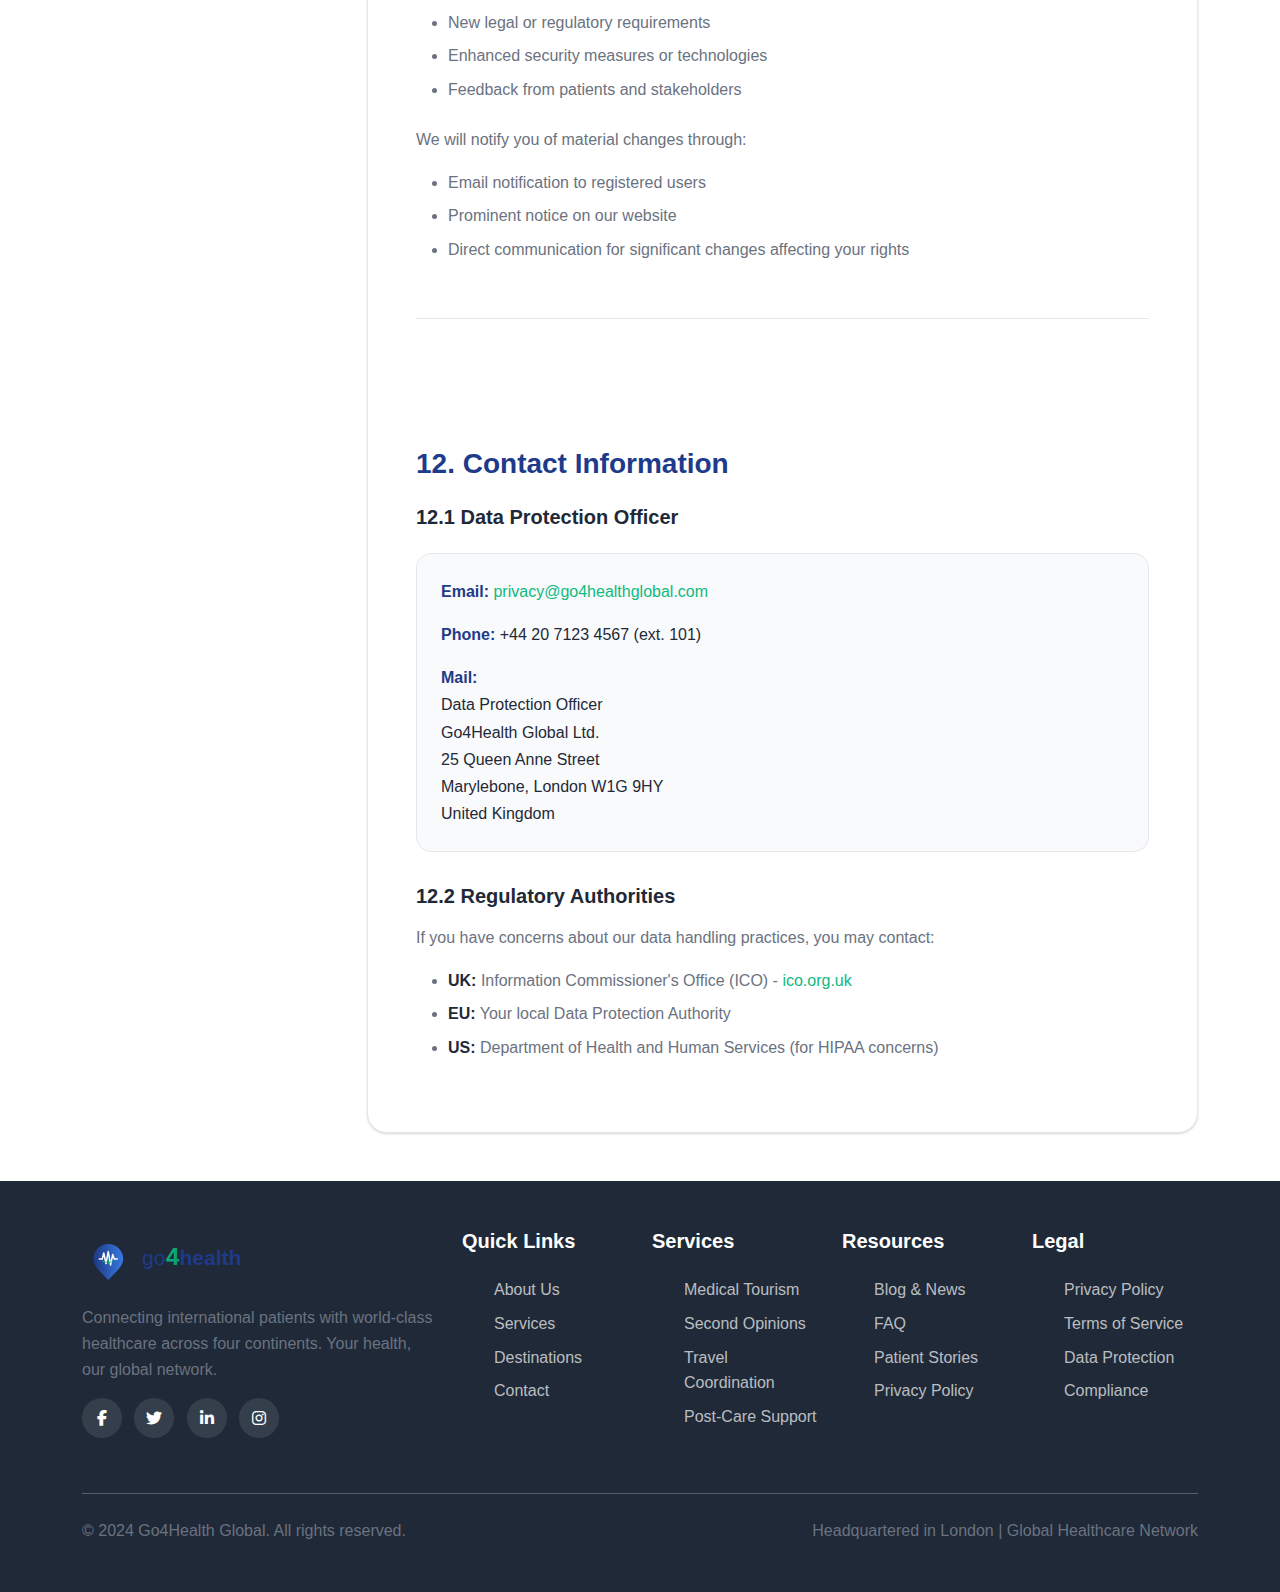
<file: privacy-policy.html>
<!DOCTYPE html>
<html lang="en">
<head>
    <meta charset="UTF-8">
    <meta name="viewport" content="width=device-width, initial-scale=1.0">
    <title>Privacy Policy - Go4Health Global | Data Protection & Privacy</title>
    <meta name="description" content="Go4Health Global Privacy Policy - Learn how we protect your personal and medical information. HIPAA compliant and GDPR compliant data handling.">
    
    <!-- Bootstrap CSS -->
    <link href="https://cdn.jsdelivr.net/npm/bootstrap@5.3.2/dist/css/bootstrap.min.css" rel="stylesheet">
    
    <!-- Font Awesome Icons -->
    <link rel="stylesheet" href="https://cdnjs.cloudflare.com/ajax/libs/font-awesome/6.4.0/css/all.min.css">
    
    <!-- AOS (Animate On Scroll) -->
    <link href="https://unpkg.com/aos@2.3.1/dist/aos.css" rel="stylesheet">
    
    <!-- Custom CSS -->
    <link rel="stylesheet" href="styles.css">
</head>
<body>
    <!-- Navigation -->
    <nav class="navbar navbar-expand-lg navbar-dark fixed-top custom-navbar">
        <div class="container">
            <a class="navbar-brand" href="index.html">
                <img src="images/logo.svg" alt="Go4Health Global" height="50">
            </a>
            
            <button class="navbar-toggler" type="button" data-bs-toggle="collapse" data-bs-target="#navbarNav">
                <span class="navbar-toggler-icon"></span>
            </button>
            
            <div class="collapse navbar-collapse" id="navbarNav">
                <ul class="navbar-nav ms-auto">
                    <li class="nav-item">
                        <a class="nav-link" href="index.html">Home</a>
                    </li>
                    <li class="nav-item dropdown">
                        <a class="nav-link dropdown-toggle" href="#" id="aboutDropdown" role="button" data-bs-toggle="dropdown">
                            About
                        </a>
                        <ul class="dropdown-menu">
                            <li><a class="dropdown-item" href="about.html">About Us</a></li>
                            <li><a class="dropdown-item" href="about.html#team">Our Team</a></li>
                            <li><a class="dropdown-item" href="about.html#accreditations">Accreditations</a></li>
                        </ul>
                    </li>
                    <li class="nav-item dropdown">
                        <a class="nav-link dropdown-toggle" href="#" id="servicesDropdown" role="button" data-bs-toggle="dropdown">
                            Services
                        </a>
                        <ul class="dropdown-menu">
                            <li><a class="dropdown-item" href="services.html">All Services</a></li>
                            <li><a class="dropdown-item" href="services.html#medical-consultation">Medical Consultation</a></li>
                            <li><a class="dropdown-item" href="services.html#travel-coordination">Travel Coordination</a></li>
                            <li><a class="dropdown-item" href="services.html#post-care">Post-Care Support</a></li>
                        </ul>
                    </li>
                    <li class="nav-item">
                        <a class="nav-link" href="destinations.html">Destinations</a>
                    </li>
                    <li class="nav-item dropdown">
                        <a class="nav-link dropdown-toggle" href="#" id="resourcesDropdown" role="button" data-bs-toggle="dropdown">
                            Resources
                        </a>
                        <ul class="dropdown-menu">
                            <li><a class="dropdown-item" href="blog.html">Blog & News</a></li>
                            <li><a class="dropdown-item" href="faq.html">FAQ</a></li>
                            <li><a class="dropdown-item" href="patient-stories.html">Patient Stories</a></li>
                        </ul>
                    </li>
                    <li class="nav-item">
                        <a class="nav-link" href="contact.html">Contact</a>
                    </li>
                </ul>
            </div>
        </div>
    </nav>

    <!-- Hero Section -->
    <section class="hero-section-small">
        <div class="hero-overlay"></div>
        <div class="container">
            <div class="row align-items-center">
                <div class="col-lg-12 text-center" data-aos="fade-up">
                    <h1 class="hero-title">Privacy Policy</h1>
                    <p class="hero-subtitle">How we protect your personal and medical information</p>
                    <nav aria-label="breadcrumb">
                        <ol class="breadcrumb justify-content-center">
                            <li class="breadcrumb-item"><a href="index.html" class="text-white">Home</a></li>
                            <li class="breadcrumb-item active text-white" aria-current="page">Privacy Policy</li>
                        </ol>
                    </nav>
                </div>
            </div>
        </div>
    </section>

    <!-- Privacy Policy Content -->
    <section class="py-5">
        <div class="container">
            <div class="row">
                <div class="col-lg-3 mb-4">
                    <div class="legal-nav sticky-top" style="top: 100px;">
                        <h5>Table of Contents</h5>
                        <ul class="legal-nav-list">
                            <li><a href="#overview">Overview</a></li>
                            <li><a href="#information-collected">Information We Collect</a></li>
                            <li><a href="#how-we-use">How We Use Information</a></li>
                            <li><a href="#sharing">Information Sharing</a></li>
                            <li><a href="#protection">Data Protection</a></li>
                            <li><a href="#rights">Your Rights</a></li>
                            <li><a href="#medical-data">Medical Data</a></li>
                            <li><a href="#cookies">Cookies</a></li>
                            <li><a href="#international">International Transfers</a></li>
                            <li><a href="#retention">Data Retention</a></li>
                            <li><a href="#updates">Policy Updates</a></li>
                            <li><a href="#contact-privacy">Contact Us</a></li>
                        </ul>
                    </div>
                </div>
                
                <div class="col-lg-9">
                    <div class="legal-content">
                        <div class="legal-header">
                            <p><strong>Last Updated:</strong> December 1, 2024</p>
                            <p><strong>Effective Date:</strong> December 1, 2024</p>
                        </div>

                        <section id="overview" class="legal-section">
                            <h2>1. Overview</h2>
                            <p>Go4Health Global Ltd. ("we," "our," or "us") is committed to protecting your privacy and maintaining the confidentiality of your personal and medical information. This Privacy Policy explains how we collect, use, disclose, and protect your information when you use our medical tourism services, visit our website, or interact with us.</p>
                            
                            <div class="compliance-badges">
                                <div class="compliance-badge">
                                    <i class="fas fa-shield-alt"></i>
                                    <span>HIPAA Compliant</span>
                                </div>
                                <div class="compliance-badge">
                                    <i class="fas fa-lock"></i>
                                    <span>GDPR Compliant</span>
                                </div>
                                <div class="compliance-badge">
                                    <i class="fas fa-certificate"></i>
                                    <span>ISO 27001</span>
                                </div>
                            </div>
                            
                            <p>We are fully compliant with:</p>
                            <ul>
                                <li>Health Insurance Portability and Accountability Act (HIPAA)</li>
                                <li>General Data Protection Regulation (GDPR)</li>
                                <li>Data Protection Act 2018 (UK)</li>
                                <li>California Consumer Privacy Act (CCPA)</li>
                                <li>Other applicable international data protection laws</li>
                            </ul>
                        </section>

                        <section id="information-collected" class="legal-section">
                            <h2>2. Information We Collect</h2>
                            
                            <h3>2.1 Personal Information</h3>
                            <ul>
                                <li>Name, date of birth, and contact information</li>
                                <li>Address, phone number, and email address</li>
                                <li>Emergency contact information</li>
                                <li>Government-issued identification details</li>
                                <li>Insurance information</li>
                                <li>Payment and billing information</li>
                            </ul>

                            <h3>2.2 Medical Information</h3>
                            <ul>
                                <li>Medical history and current health conditions</li>
                                <li>Treatment plans and medical consultations</li>
                                <li>Diagnostic test results and medical records</li>
                                <li>Prescription and medication information</li>
                                <li>Healthcare provider communications</li>
                                <li>Treatment outcomes and follow-up care</li>
                            </ul>

                            <h3>2.3 Travel Information</h3>
                            <ul>
                                <li>Passport and visa information</li>
                                <li>Travel preferences and accommodation needs</li>
                                <li>Flight and transportation details</li>
                                <li>Dietary restrictions and special requirements</li>
                            </ul>

                            <h3>2.4 Technical Information</h3>
                            <ul>
                                <li>IP address and device information</li>
                                <li>Browser type and version</li>
                                <li>Website usage data and analytics</li>
                                <li>Cookies and tracking technologies</li>
                            </ul>
                        </section>

                        <section id="how-we-use" class="legal-section">
                            <h2>3. How We Use Your Information</h2>
                            
                            <h3>3.1 Primary Purposes</h3>
                            <ul>
                                <li><strong>Medical Care Coordination:</strong> Facilitating consultations, treatments, and medical services</li>
                                <li><strong>Travel Arrangements:</strong> Organizing transportation, accommodation, and logistics</li>
                                <li><strong>Communication:</strong> Providing updates, support, and emergency assistance</li>
                                <li><strong>Legal Compliance:</strong> Meeting regulatory and legal requirements</li>
                            </ul>

                            <h3>3.2 Secondary Purposes</h3>
                            <ul>
                                <li>Quality improvement and service enhancement</li>
                                <li>Research and analytics (anonymized data only)</li>
                                <li>Marketing communications (with your consent)</li>
                                <li>Fraud prevention and security monitoring</li>
                            </ul>
                        </section>

                        <section id="sharing" class="legal-section">
                            <h2>4. Information Sharing and Disclosure</h2>
                            
                            <h3>4.1 Authorized Sharing</h3>
                            <p>We share your information only with your explicit consent or as required for your medical care:</p>
                            <ul>
                                <li><strong>Healthcare Providers:</strong> Partner hospitals, doctors, and medical staff</li>
                                <li><strong>Travel Partners:</strong> Airlines, hotels, and transportation services</li>
                                <li><strong>Insurance Companies:</strong> For coverage verification and claims processing</li>
                                <li><strong>Legal Authorities:</strong> When required by law or court order</li>
                            </ul>

                            <h3>4.2 Service Providers</h3>
                            <p>We may share information with trusted third-party service providers who assist us in:</p>
                            <ul>
                                <li>IT services and data storage</li>
                                <li>Payment processing</li>
                                <li>Communication services</li>
                                <li>Quality assurance and compliance monitoring</li>
                            </ul>
                            
                            <p>All service providers are bound by strict confidentiality agreements and data protection requirements.</p>
                        </section>

                        <section id="protection" class="legal-section">
                            <h2>5. Data Protection and Security</h2>
                            
                            <h3>5.1 Security Measures</h3>
                            <ul>
                                <li><strong>Encryption:</strong> All data is encrypted in transit and at rest using AES-256 encryption</li>
                                <li><strong>Access Controls:</strong> Role-based access with multi-factor authentication</li>
                                <li><strong>Network Security:</strong> Firewalls, intrusion detection, and regular security monitoring</li>
                                <li><strong>Physical Security:</strong> Secure data centers with restricted access</li>
                                <li><strong>Regular Audits:</strong> Annual security assessments and penetration testing</li>
                            </ul>

                            <h3>5.2 Data Backup and Recovery</h3>
                            <ul>
                                <li>Regular automated backups with geographic redundancy</li>
                                <li>Disaster recovery procedures and business continuity planning</li>
                                <li>Data integrity monitoring and verification</li>
                            </ul>
                        </section>

                        <section id="rights" class="legal-section">
                            <h2>6. Your Rights and Choices</h2>
                            
                            <p>Under applicable data protection laws, you have the following rights:</p>
                            
                            <h3>6.1 Access and Portability</h3>
                            <ul>
                                <li>Request access to your personal data</li>
                                <li>Receive a copy of your data in a portable format</li>
                                <li>Request transfer of your data to another provider</li>
                            </ul>

                            <h3>6.2 Correction and Deletion</h3>
                            <ul>
                                <li>Correct inaccurate or incomplete information</li>
                                <li>Request deletion of your personal data (subject to legal requirements)</li>
                                <li>Object to processing of your data</li>
                            </ul>

                            <h3>6.3 Communication Preferences</h3>
                            <ul>
                                <li>Opt-out of marketing communications</li>
                                <li>Choose communication methods and frequency</li>
                                <li>Withdraw consent for non-essential processing</li>
                            </ul>

                            <p><strong>To exercise your rights:</strong> Contact our Data Protection Officer at <a href="mailto:privacy@go4healthglobal.com">privacy@go4healthglobal.com</a> or use our <a href="contact.html">contact form</a>.</p>
                        </section>

                        <section id="medical-data" class="legal-section">
                            <h2>7. Special Protections for Medical Data</h2>
                            
                            <h3>7.1 HIPAA Compliance</h3>
                            <p>As a healthcare service provider, we comply with HIPAA requirements for protected health information (PHI):</p>
                            <ul>
                                <li>Medical information is shared only for treatment, payment, and healthcare operations</li>
                                <li>Written authorization required for non-routine disclosures</li>
                                <li>Minimum necessary standard applied to all disclosures</li>
                                <li>Patient rights regarding medical records are fully honored</li>
                            </ul>

                            <h3>7.2 International Medical Data Transfers</h3>
                            <ul>
                                <li>Medical data transfers use secure, encrypted channels</li>
                                <li>Partner hospitals meet international data protection standards</li>
                                <li>Cross-border transfer agreements ensure continued protection</li>
                                <li>Patient consent obtained for all international medical data sharing</li>
                            </ul>
                        </section>

                        <section id="cookies" class="legal-section">
                            <h2>8. Cookies and Tracking Technologies</h2>
                            
                            <h3>8.1 Types of Cookies</h3>
                            <ul>
                                <li><strong>Essential Cookies:</strong> Required for website functionality</li>
                                <li><strong>Analytics Cookies:</strong> Help us understand website usage</li>
                                <li><strong>Marketing Cookies:</strong> Used for targeted advertising (with consent)</li>
                                <li><strong>Preference Cookies:</strong> Remember your settings and preferences</li>
                            </ul>

                            <h3>8.2 Cookie Management</h3>
                            <p>You can control cookies through:</p>
                            <ul>
                                <li>Browser settings to accept, reject, or delete cookies</li>
                                <li>Our cookie preference center on the website</li>
                                <li>Third-party opt-out tools for marketing cookies</li>
                            </ul>
                        </section>

                        <section id="international" class="legal-section">
                            <h2>9. International Data Transfers</h2>
                            
                            <p>As a global medical tourism provider, we may transfer your data internationally for legitimate business purposes:</p>
                            
                            <h3>9.1 Transfer Safeguards</h3>
                            <ul>
                                <li>Standard Contractual Clauses (SCCs) for EU data transfers</li>
                                <li>Adequacy decisions where available</li>
                                <li>Binding Corporate Rules (BCRs) for intra-group transfers</li>
                                <li>Additional security measures for sensitive data</li>
                            </ul>

                            <h3>9.2 Countries We Transfer Data To</h3>
                            <ul>
                                <li>European Union member states</li>
                                <li>United States (with appropriate safeguards)</li>
                                <li>Canada (adequacy decision)</li>
                                <li>Other countries where our partner hospitals are located</li>
                            </ul>
                        </section>

                        <section id="retention" class="legal-section">
                            <h2>10. Data Retention</h2>
                            
                            <h3>10.1 Retention Periods</h3>
                            <ul>
                                <li><strong>Medical Records:</strong> 10 years from last treatment or as required by law</li>
                                <li><strong>Personal Information:</strong> 7 years from last service or longer if required</li>
                                <li><strong>Financial Records:</strong> 7 years for tax and regulatory compliance</li>
                                <li><strong>Marketing Data:</strong> Until consent is withdrawn or 3 years of inactivity</li>
                            </ul>

                            <h3>10.2 Secure Disposal</h3>
                            <p>When data is no longer needed, we ensure secure deletion using:</p>
                            <ul>
                                <li>Cryptographic erasure for encrypted data</li>
                                <li>Secure overwriting for unencrypted data</li>
                                <li>Physical destruction of storage media when necessary</li>
                                <li>Certificate of destruction for sensitive data disposal</li>
                            </ul>
                        </section>

                        <section id="updates" class="legal-section">
                            <h2>11. Policy Updates</h2>
                            
                            <p>We may update this Privacy Policy to reflect:</p>
                            <ul>
                                <li>Changes in our services or business practices</li>
                                <li>New legal or regulatory requirements</li>
                                <li>Enhanced security measures or technologies</li>
                                <li>Feedback from patients and stakeholders</li>
                            </ul>
                            
                            <p>We will notify you of material changes through:</p>
                            <ul>
                                <li>Email notification to registered users</li>
                                <li>Prominent notice on our website</li>
                                <li>Direct communication for significant changes affecting your rights</li>
                            </ul>
                        </section>

                        <section id="contact-privacy" class="legal-section">
                            <h2>12. Contact Information</h2>
                            
                            <h3>12.1 Data Protection Officer</h3>
                            <div class="contact-box">
                                <p><strong>Email:</strong> <a href="mailto:privacy@go4healthglobal.com">privacy@go4healthglobal.com</a></p>
                                <p><strong>Phone:</strong> +44 20 7123 4567 (ext. 101)</p>
                                <p><strong>Mail:</strong><br>
                                Data Protection Officer<br>
                                Go4Health Global Ltd.<br>
                                25 Queen Anne Street<br>
                                Marylebone, London W1G 9HY<br>
                                United Kingdom</p>
                            </div>

                            <h3>12.2 Regulatory Authorities</h3>
                            <p>If you have concerns about our data handling practices, you may contact:</p>
                            <ul>
                                <li><strong>UK:</strong> Information Commissioner's Office (ICO) - <a href="https://ico.org.uk" target="_blank">ico.org.uk</a></li>
                                <li><strong>EU:</strong> Your local Data Protection Authority</li>
                                <li><strong>US:</strong> Department of Health and Human Services (for HIPAA concerns)</li>
                            </ul>
                        </section>
                    </div>
                </div>
            </div>
        </div>
    </section>

    <!-- Footer -->
    <footer class="footer bg-dark text-white py-5">
        <div class="container">
            <div class="row">
                <div class="col-lg-4 mb-4">
                    <img src="images/logo.svg" alt="Go4Health Global" height="60" class="mb-3">
                    <p>Connecting international patients with world-class healthcare across four continents. Your health, our global network.</p>
                    <div class="social-links">
                        <a href="#" class="social-link"><i class="fab fa-facebook-f"></i></a>
                        <a href="#" class="social-link"><i class="fab fa-twitter"></i></a>
                        <a href="#" class="social-link"><i class="fab fa-linkedin-in"></i></a>
                        <a href="#" class="social-link"><i class="fab fa-instagram"></i></a>
                    </div>
                </div>
                
                <div class="col-lg-2 col-md-6 mb-4">
                    <h5>Quick Links</h5>
                    <ul class="footer-links">
                        <li><a href="about.html">About Us</a></li>
                        <li><a href="services.html">Services</a></li>
                        <li><a href="destinations.html">Destinations</a></li>
                        <li><a href="contact.html">Contact</a></li>
                    </ul>
                </div>
                
                <div class="col-lg-2 col-md-6 mb-4">
                    <h5>Services</h5>
                    <ul class="footer-links">
                        <li><a href="services.html">Medical Tourism</a></li>
                        <li><a href="services.html">Second Opinions</a></li>
                        <li><a href="services.html">Travel Coordination</a></li>
                        <li><a href="services.html">Post-Care Support</a></li>
                    </ul>
                </div>
                
                <div class="col-lg-2 col-md-6 mb-4">
                    <h5>Resources</h5>
                    <ul class="footer-links">
                        <li><a href="blog.html">Blog & News</a></li>
                        <li><a href="faq.html">FAQ</a></li>
                        <li><a href="patient-stories.html">Patient Stories</a></li>
                        <li><a href="privacy-policy.html">Privacy Policy</a></li>
                    </ul>
                </div>
                
                <div class="col-lg-2 col-md-6 mb-4">
                    <h5>Legal</h5>
                    <ul class="footer-links">
                        <li><a href="privacy-policy.html">Privacy Policy</a></li>
                        <li><a href="terms-of-service.html">Terms of Service</a></li>
                        <li><a href="contact.html">Data Protection</a></li>
                        <li><a href="contact.html">Compliance</a></li>
                    </ul>
                </div>
            </div>
            
            <hr class="my-4">
            
            <div class="row align-items-center">
                <div class="col-md-6">
                    <p class="mb-0">&copy; 2024 Go4Health Global. All rights reserved.</p>
                </div>
                <div class="col-md-6 text-md-end">
                    <p class="mb-0">Headquartered in London | Global Healthcare Network</p>
                </div>
            </div>
        </div>
    </footer>

    <!-- Bootstrap JS -->
    <script src="https://cdn.jsdelivr.net/npm/bootstrap@5.3.2/dist/js/bootstrap.bundle.min.js"></script>
    
    <!-- AOS JS -->
    <script src="https://unpkg.com/aos@2.3.1/dist/aos.js"></script>
    
    <!-- Custom JS -->
    <script src="script.js"></script>
</body>
</html>
</file>
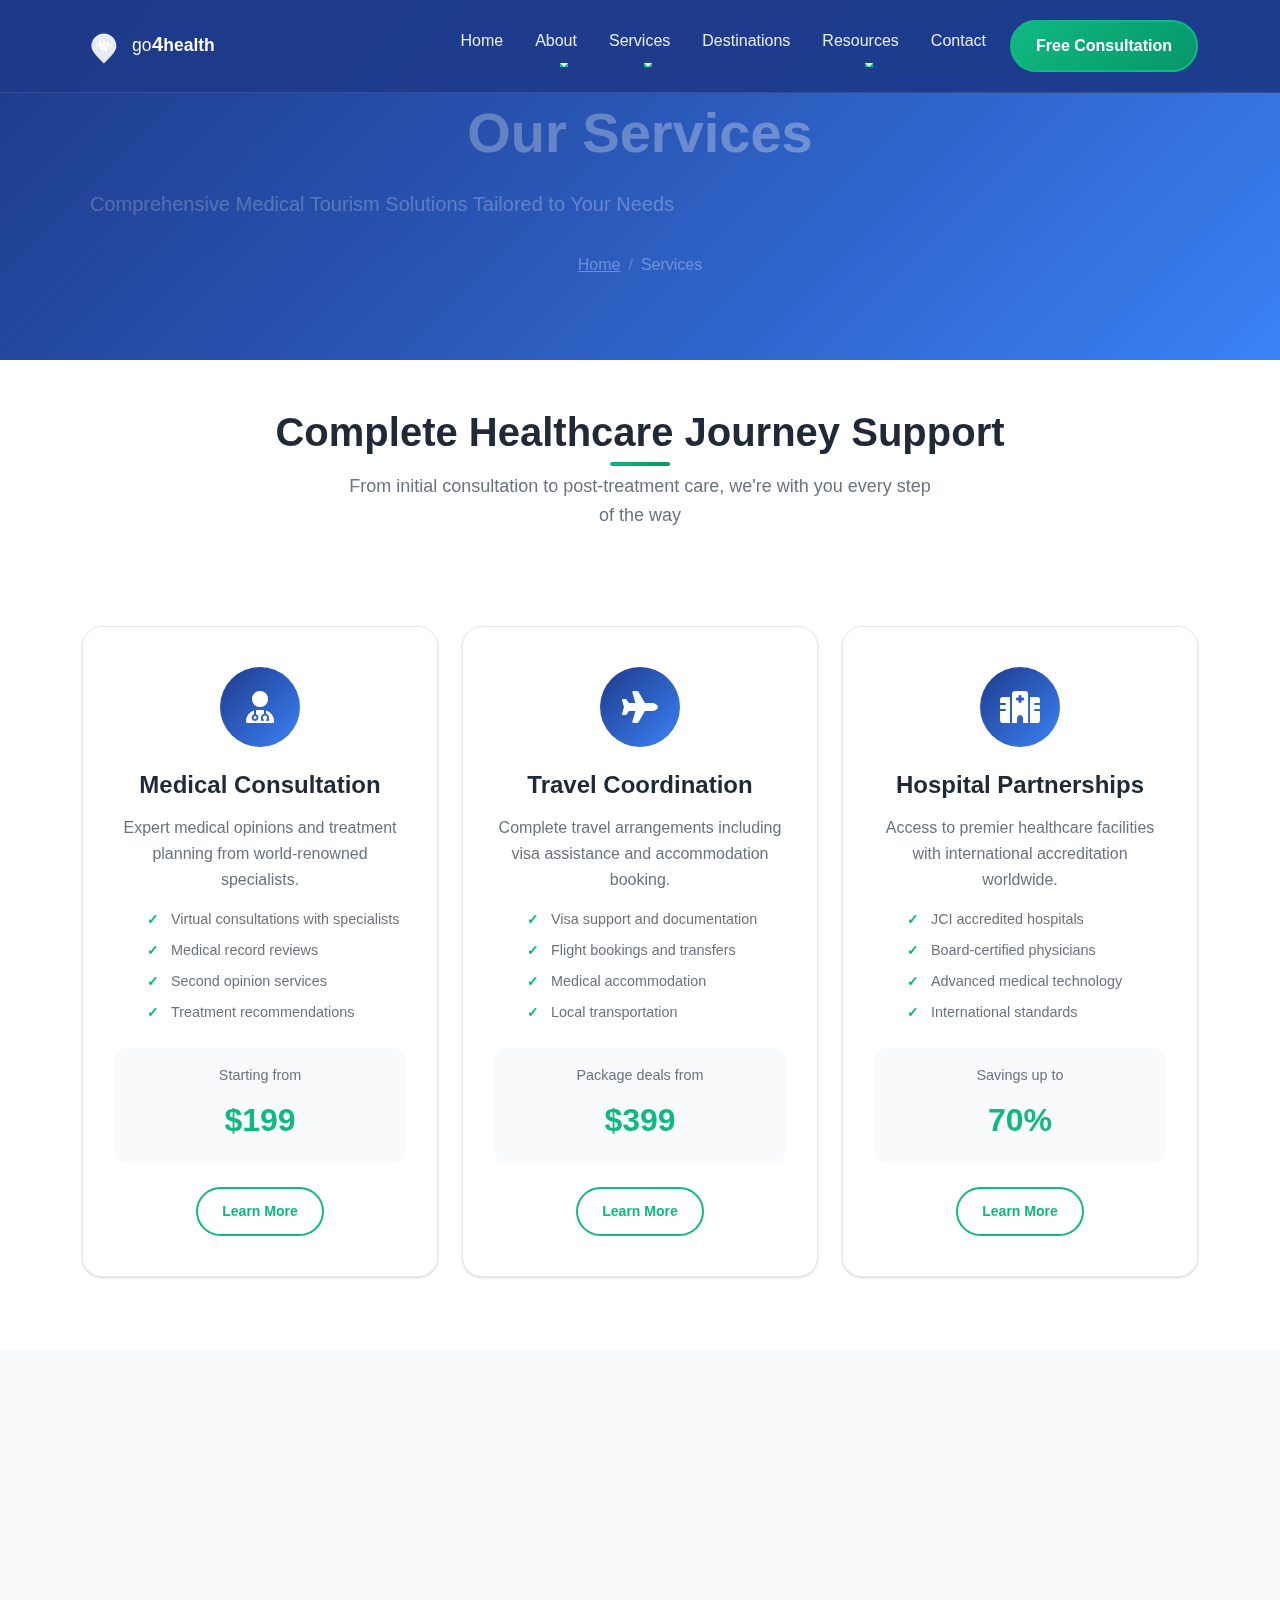
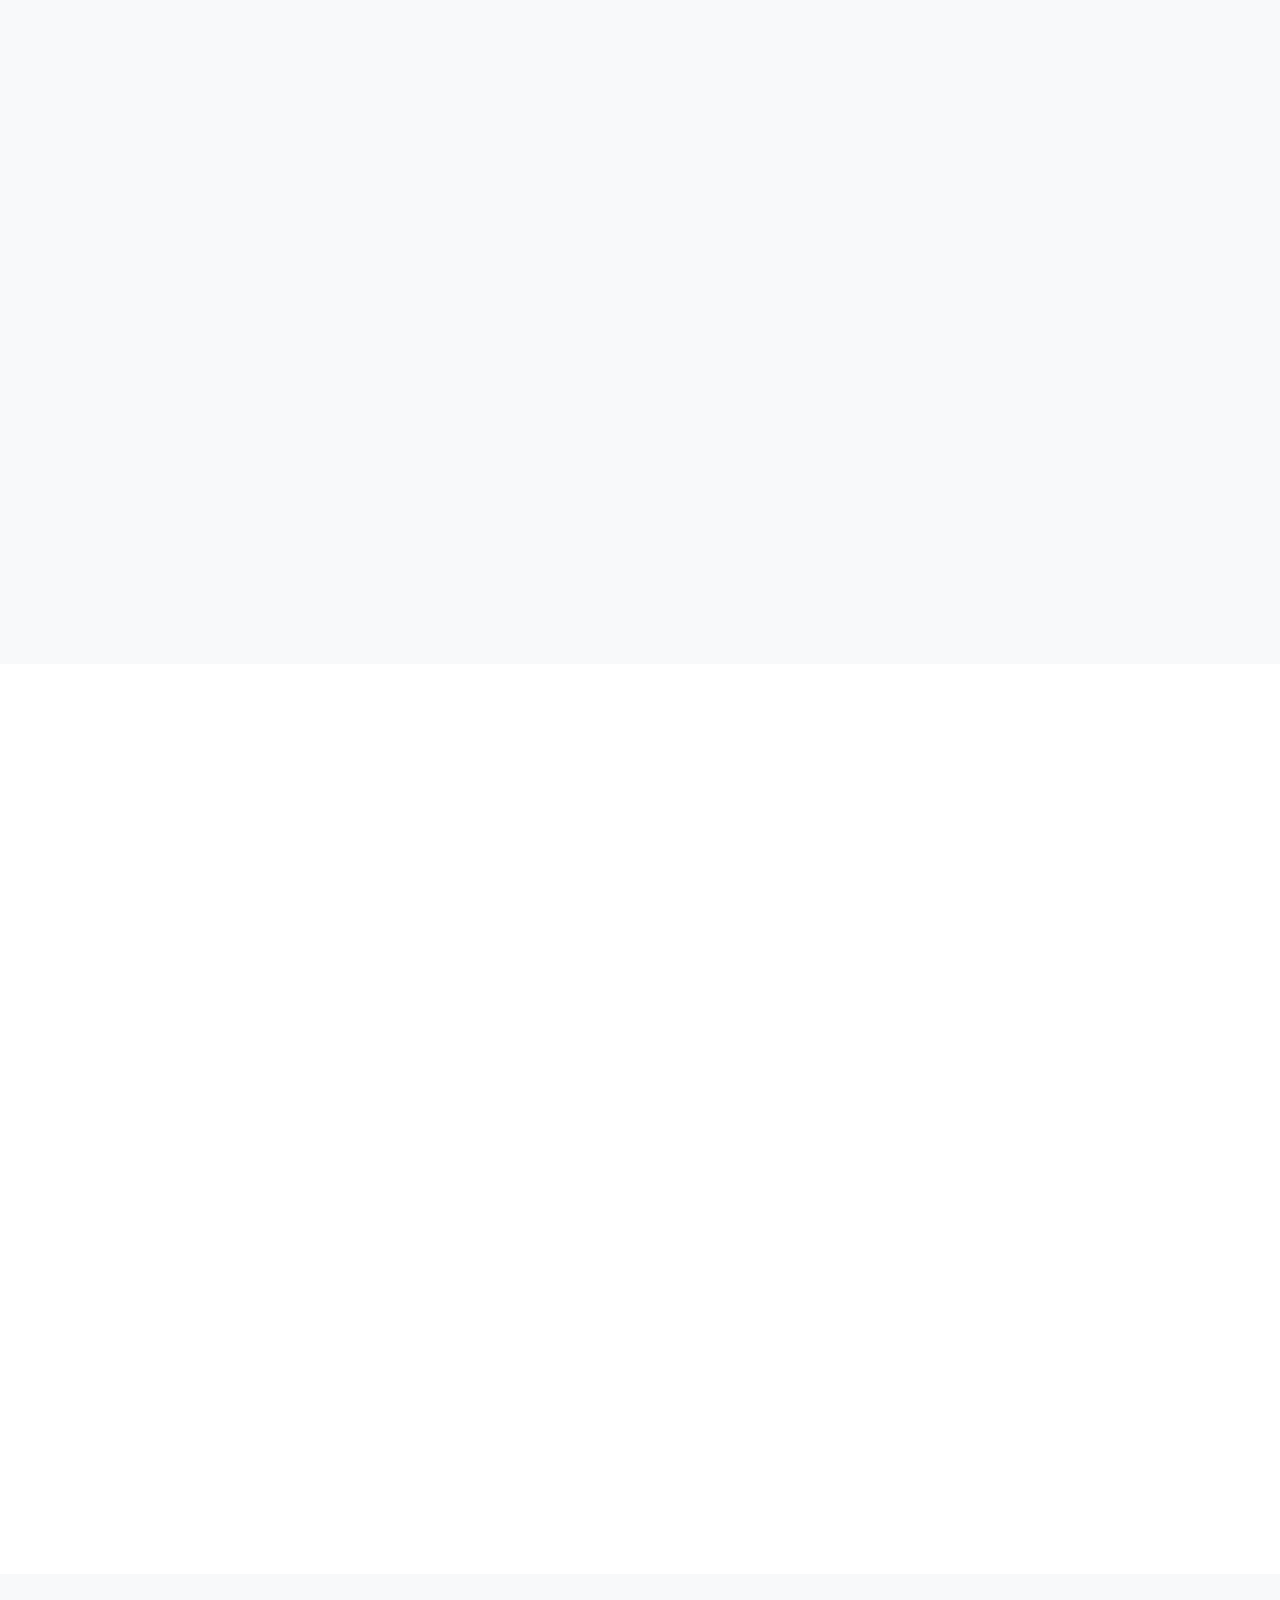
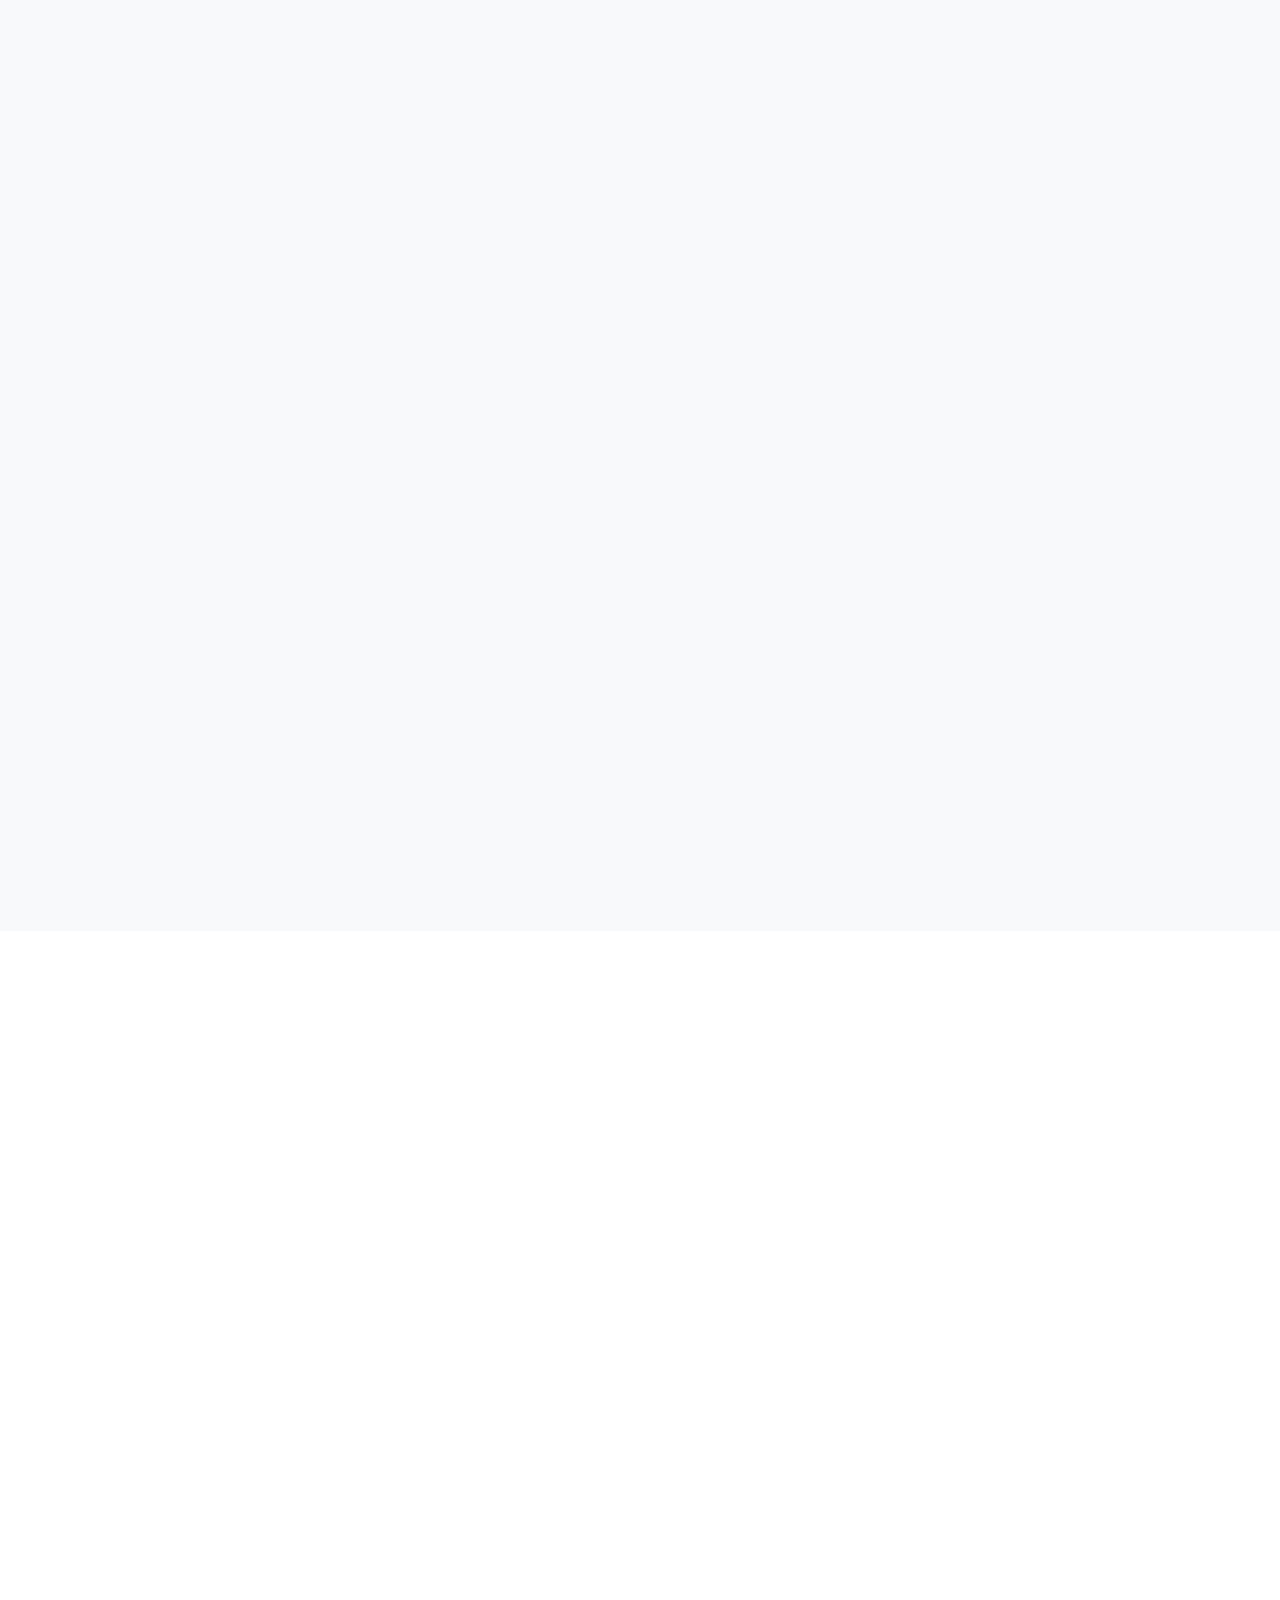
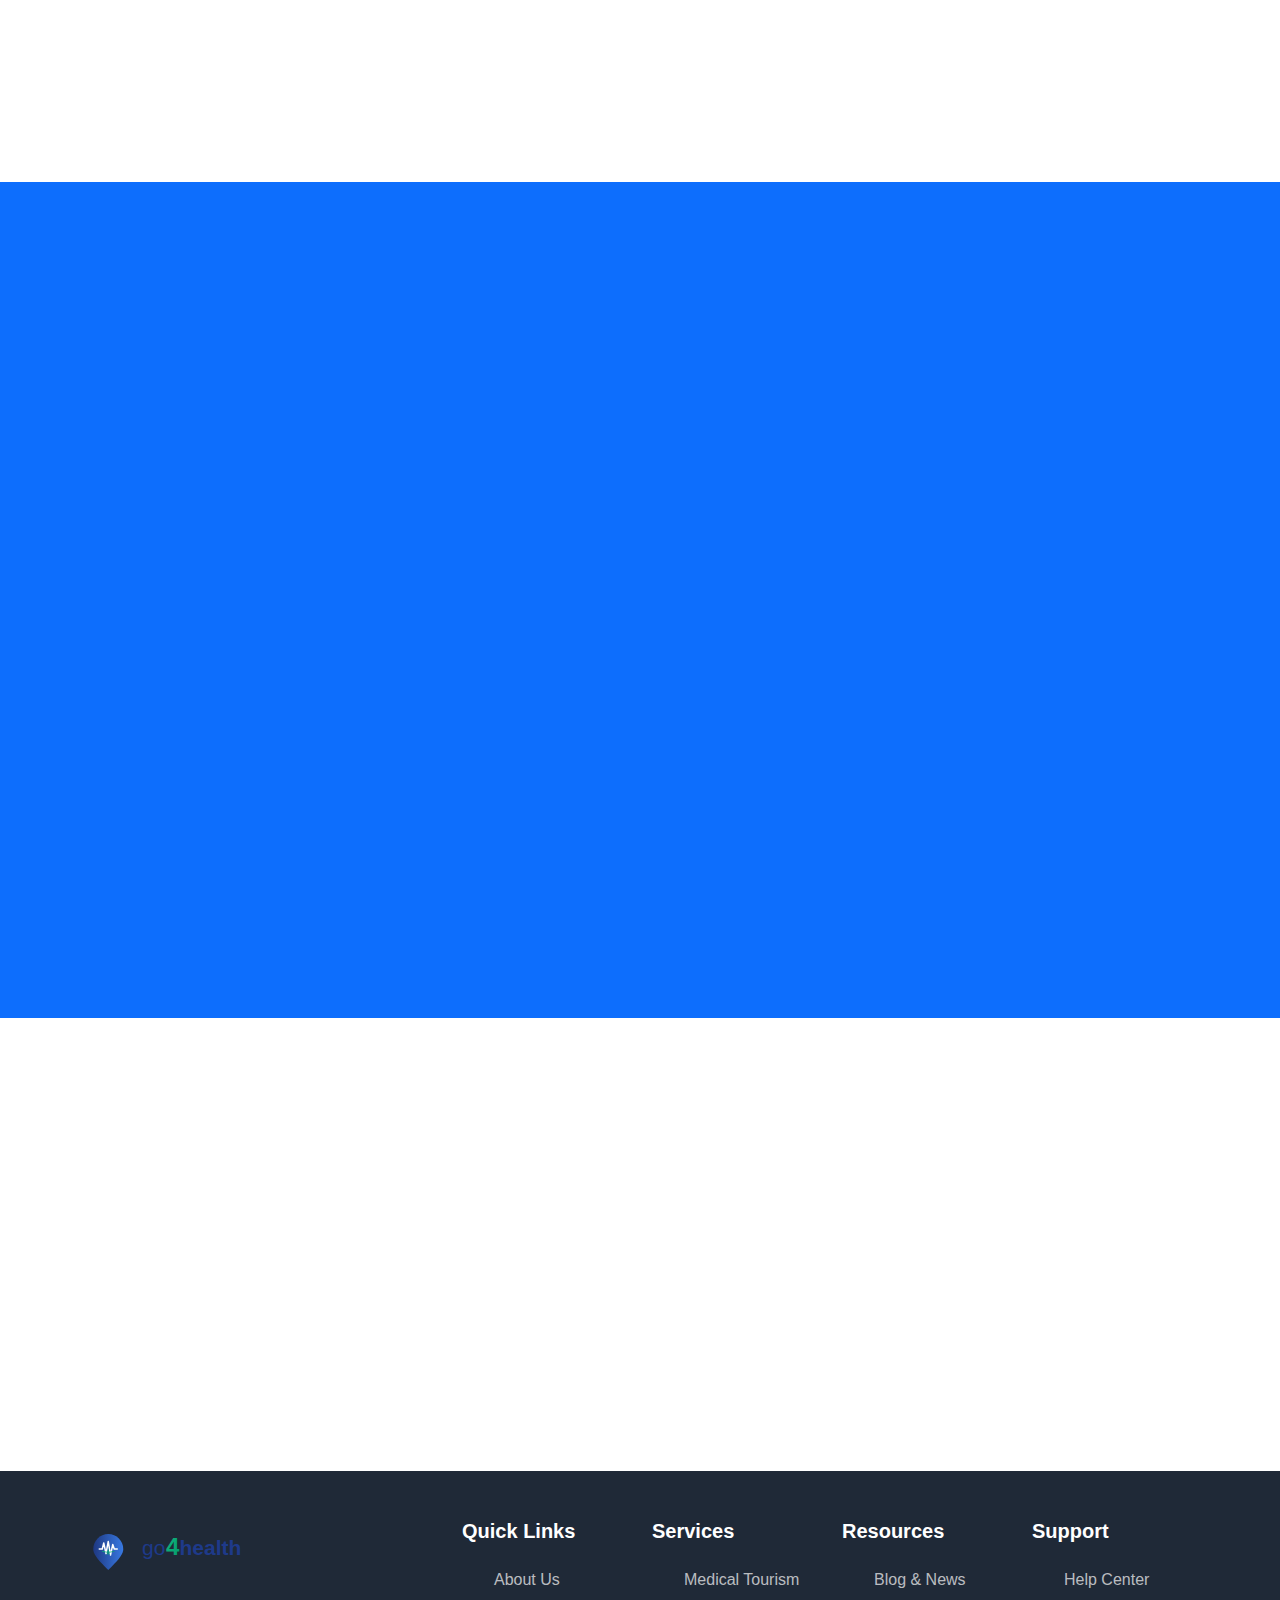
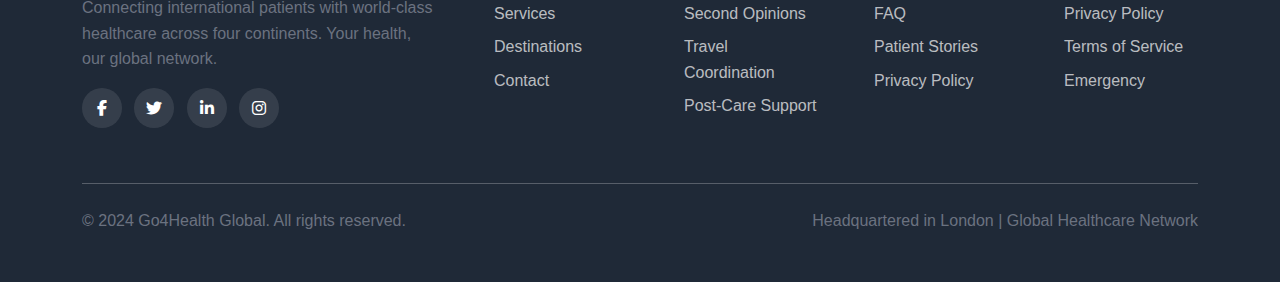
<file: services.html>
<!DOCTYPE html>
<html lang="en">
<head>
    <meta charset="UTF-8">
    <meta name="viewport" content="width=device-width, initial-scale=1.0">
    <title>Services - Go4Health Global | Comprehensive Medical Tourism Services</title>
    <meta name="description" content="Discover our comprehensive medical tourism services including medical consultation, travel coordination, post-care support, and more. Your complete healthcare journey partner.">
    
    <!-- Bootstrap CSS -->
    <link href="https://cdn.jsdelivr.net/npm/bootstrap@5.3.2/dist/css/bootstrap.min.css" rel="stylesheet">
    
    <!-- Font Awesome Icons -->
    <link rel="stylesheet" href="https://cdnjs.cloudflare.com/ajax/libs/font-awesome/6.4.0/css/all.min.css">
    
    <!-- AOS (Animate On Scroll) -->
    <link href="https://unpkg.com/aos@2.3.1/dist/aos.css" rel="stylesheet">
    
    <!-- Custom CSS -->
    <link rel="stylesheet" href="styles.css">
</head>
<body>
    <!-- Navigation -->
    <nav class="navbar navbar-expand-lg navbar-dark fixed-top custom-navbar">
        <div class="container">
            <a class="navbar-brand" href="index.html">
                <img src="images/logo.svg" alt="Go4Health Global" height="50">
            </a>
            
            <button class="navbar-toggler" type="button" data-bs-toggle="collapse" data-bs-target="#navbarNav">
                <span class="navbar-toggler-icon"></span>
            </button>
            
            <div class="collapse navbar-collapse" id="navbarNav">
                <ul class="navbar-nav ms-auto">
                    <li class="nav-item">
                        <a class="nav-link" href="index.html">Home</a>
                    </li>
                    <li class="nav-item dropdown">
                        <a class="nav-link dropdown-toggle" href="#" id="aboutDropdown" role="button" data-bs-toggle="dropdown">
                            About
                        </a>
                        <ul class="dropdown-menu">
                            <li><a class="dropdown-item" href="about.html">About Us</a></li>
                            <li><a class="dropdown-item" href="about.html#team">Our Team</a></li>
                            <li><a class="dropdown-item" href="about.html#accreditations">Accreditations</a></li>
                        </ul>
                    </li>
                    <li class="nav-item dropdown">
                        <a class="nav-link dropdown-toggle active" href="#" id="servicesDropdown" role="button" data-bs-toggle="dropdown">
                            Services
                        </a>
                        <ul class="dropdown-menu">
                            <li><a class="dropdown-item" href="services.html">All Services</a></li>
                            <li><a class="dropdown-item" href="services.html#medical-consultation">Medical Consultation</a></li>
                            <li><a class="dropdown-item" href="services.html#travel-coordination">Travel Coordination</a></li>
                            <li><a class="dropdown-item" href="services.html#post-care">Post-Care Support</a></li>
                        </ul>
                    </li>
                    <li class="nav-item">
                        <a class="nav-link" href="destinations.html">Destinations</a>
                    </li>
                    <li class="nav-item dropdown">
                        <a class="nav-link dropdown-toggle" href="#" id="resourcesDropdown" role="button" data-bs-toggle="dropdown">
                            Resources
                        </a>
                        <ul class="dropdown-menu">
                            <li><a class="dropdown-item" href="blog.html">Blog & News</a></li>
                            <li><a class="dropdown-item" href="faq.html">FAQ</a></li>
                            <li><a class="dropdown-item" href="patient-stories.html">Patient Stories</a></li>
                        </ul>
                    </li>
                    <li class="nav-item">
                        <a class="nav-link" href="contact.html">Contact</a>
                    </li>
                    <li class="nav-item">
                        <a class="btn btn-primary ms-2" href="#consultation">Free Consultation</a>
                    </li>
                </ul>
            </div>
        </div>
    </nav>

    <!-- Hero Section -->
    <section class="hero-section-small">
        <div class="hero-overlay"></div>
        <div class="container">
            <div class="row align-items-center">
                <div class="col-lg-12 text-center" data-aos="fade-up">
                    <h1 class="hero-title">Our Services</h1>
                    <p class="hero-subtitle">Comprehensive Medical Tourism Solutions Tailored to Your Needs</p>
                    <nav aria-label="breadcrumb">
                        <ol class="breadcrumb justify-content-center">
                            <li class="breadcrumb-item"><a href="index.html" class="text-white">Home</a></li>
                            <li class="breadcrumb-item active text-white" aria-current="page">Services</li>
                        </ol>
                    </nav>
                </div>
            </div>
        </div>
    </section>

    <!-- Services Overview -->
    <section class="py-5">
        <div class="container">
            <div class="row justify-content-center mb-5">
                <div class="col-lg-8 text-center" data-aos="fade-up">
                    <h2 class="section-title">Complete Healthcare Journey Support</h2>
                    <p class="section-subtitle">From initial consultation to post-treatment care, we're with you every step of the way</p>
                </div>
            </div>
            
            <div class="row">
                <div class="col-lg-4 col-md-6 mb-4" data-aos="fade-up" data-aos-delay="100">
                    <div class="service-card-detailed">
                        <div class="service-icon">
                            <i class="fas fa-user-md"></i>
                        </div>
                        <h4>Medical Consultation</h4>
                        <p>Expert medical opinions and treatment planning from world-renowned specialists.</p>
                        <ul class="service-features">
                            <li>Virtual consultations with specialists</li>
                            <li>Medical record reviews</li>
                            <li>Second opinion services</li>
                            <li>Treatment recommendations</li>
                        </ul>
                        <div class="service-price">
                            <span class="price-label">Starting from</span>
                            <span class="price">$199</span>
                        </div>
                        <a href="#consultation" class="btn btn-outline-primary btn-sm">Learn More</a>
                    </div>
                </div>
                
                <div class="col-lg-4 col-md-6 mb-4" data-aos="fade-up" data-aos-delay="200">
                    <div class="service-card-detailed">
                        <div class="service-icon">
                            <i class="fas fa-plane"></i>
                        </div>
                        <h4>Travel Coordination</h4>
                        <p>Complete travel arrangements including visa assistance and accommodation booking.</p>
                        <ul class="service-features">
                            <li>Visa support and documentation</li>
                            <li>Flight bookings and transfers</li>
                            <li>Medical accommodation</li>
                            <li>Local transportation</li>
                        </ul>
                        <div class="service-price">
                            <span class="price-label">Package deals from</span>
                            <span class="price">$399</span>
                        </div>
                        <a href="#consultation" class="btn btn-outline-primary btn-sm">Learn More</a>
                    </div>
                </div>
                
                <div class="col-lg-4 col-md-6 mb-4" data-aos="fade-up" data-aos-delay="300">
                    <div class="service-card-detailed">
                        <div class="service-icon">
                            <i class="fas fa-hospital"></i>
                        </div>
                        <h4>Hospital Partnerships</h4>
                        <p>Access to premier healthcare facilities with international accreditation worldwide.</p>
                        <ul class="service-features">
                            <li>JCI accredited hospitals</li>
                            <li>Board-certified physicians</li>
                            <li>Advanced medical technology</li>
                            <li>International standards</li>
                        </ul>
                        <div class="service-price">
                            <span class="price-label">Savings up to</span>
                            <span class="price">70%</span>
                        </div>
                        <a href="#consultation" class="btn btn-outline-primary btn-sm">Learn More</a>
                    </div>
                </div>
            </div>
        </div>
    </section>

    <!-- Detailed Services Section -->
    <section id="medical-consultation" class="py-5 bg-light">
        <div class="container">
            <div class="row align-items-center mb-5">
                <div class="col-lg-6" data-aos="fade-right">
                    <div class="service-detail-image">
                        <img src="images/image1.jpg" alt="Medical Consultation" class="img-fluid rounded-3 shadow">
                    </div>
                </div>
                <div class="col-lg-6" data-aos="fade-left">
                    <div class="service-detail-content">
                        <h2>Medical Consultation & Second Opinions</h2>
                        <p class="lead">Connect with leading medical specialists worldwide for expert opinions and treatment planning without leaving your home.</p>
                        
                        <div class="feature-grid">
                            <div class="feature-item">
                                <i class="fas fa-video text-primary"></i>
                                <div>
                                    <h5>Virtual Consultations</h5>
                                    <p>Secure video consultations with specialists in over 50 medical specialties</p>
                                </div>
                            </div>
                            <div class="feature-item">
                                <i class="fas fa-file-medical text-primary"></i>
                                <div>
                                    <h5>Medical Record Review</h5>
                                    <p>Comprehensive analysis of your medical history and diagnostic reports</p>
                                </div>
                            </div>
                            <div class="feature-item">
                                <i class="fas fa-clipboard-list text-primary"></i>
                                <div>
                                    <h5>Treatment Planning</h5>
                                    <p>Detailed treatment recommendations and care pathway development</p>
                                </div>
                            </div>
                            <div class="feature-item">
                                <i class="fas fa-clock text-primary"></i>
                                <div>
                                    <h5>24-48 Hour Response</h5>
                                    <p>Fast-track consultations for urgent medical conditions</p>
                                </div>
                            </div>
                        </div>
                        
                        <div class="pricing-info">
                            <h4>Consultation Pricing</h4>
                            <div class="price-list">
                                <div class="price-item">
                                    <span>General Consultation</span>
                                    <span class="price">$199</span>
                                </div>
                                <div class="price-item">
                                    <span>Specialist Consultation</span>
                                    <span class="price">$299</span>
                                </div>
                                <div class="price-item">
                                    <span>Complex Case Review</span>
                                    <span class="price">$399</span>
                                </div>
                            </div>
                        </div>
                    </div>
                </div>
            </div>
        </div>
    </section>

    <!-- Travel Coordination Section -->
    <section id="travel-coordination" class="py-5">
        <div class="container">
            <div class="row align-items-center mb-5">
                <div class="col-lg-6 order-lg-2" data-aos="fade-left">
                    <div class="service-detail-image">
                        <img src="images/image2.jpg" alt="Travel Coordination" class="img-fluid rounded-3 shadow">
                    </div>
                </div>
                <div class="col-lg-6 order-lg-1" data-aos="fade-right">
                    <div class="service-detail-content">
                        <h2>Complete Travel Coordination</h2>
                        <p class="lead">Leave the logistics to us. We handle every aspect of your medical travel from visa processing to local transportation.</p>
                        
                        <div class="service-process">
                            <h4>Our Process</h4>
                            <div class="process-steps">
                                <div class="process-step">
                                    <div class="step-number">1</div>
                                    <div class="step-content">
                                        <h5>Visa & Documentation</h5>
                                        <p>Complete visa application support and medical travel documentation</p>
                                    </div>
                                </div>
                                <div class="process-step">
                                    <div class="step-number">2</div>
                                    <div class="step-content">
                                        <h5>Flight & Accommodation</h5>
                                        <p>Best-rate flight bookings and medical-friendly accommodation</p>
                                    </div>
                                </div>
                                <div class="process-step">
                                    <div class="step-number">3</div>
                                    <div class="step-content">
                                        <h5>Local Support</h5>
                                        <p>Airport transfers, local transportation, and companion services</p>
                                    </div>
                                </div>
                                <div class="process-step">
                                    <div class="step-number">4</div>
                                    <div class="step-content">
                                        <h5>24/7 Assistance</h5>
                                        <p>Round-the-clock support during your entire medical journey</p>
                                    </div>
                                </div>
                            </div>
                        </div>
                        
                        <div class="included-services">
                            <h4>What's Included</h4>
                            <div class="row">
                                <div class="col-md-6">
                                    <ul class="included-list">
                                        <li><i class="fas fa-check text-success"></i> Visa application assistance</li>
                                        <li><i class="fas fa-check text-success"></i> Flight booking & management</li>
                                        <li><i class="fas fa-check text-success"></i> Airport transfers</li>
                                        <li><i class="fas fa-check text-success"></i> Medical accommodation</li>
                                    </ul>
                                </div>
                                <div class="col-md-6">
                                    <ul class="included-list">
                                        <li><i class="fas fa-check text-success"></i> Local transportation</li>
                                        <li><i class="fas fa-check text-success"></i> Translation services</li>
                                        <li><i class="fas fa-check text-success"></i> Emergency support</li>
                                        <li><i class="fas fa-check text-success"></i> Companion coordination</li>
                                    </ul>
                                </div>
                            </div>
                        </div>
                    </div>
                </div>
            </div>
        </div>
    </section>

    <!-- Medical Specialties Section -->
    <section class="py-5 bg-light">
        <div class="container">
            <div class="row justify-content-center mb-5">
                <div class="col-lg-8 text-center" data-aos="fade-up">
                    <h2 class="section-title">Medical Specialties We Cover</h2>
                    <p class="section-subtitle">Access to world-class specialists across all major medical fields</p>
                </div>
            </div>
            
            <div class="row">
                <div class="col-lg-3 col-md-6 mb-4" data-aos="fade-up" data-aos-delay="100">
                    <div class="specialty-card">
                        <div class="specialty-icon">
                            <i class="fas fa-heartbeat"></i>
                        </div>
                        <h5>Cardiology</h5>
                        <p>Heart surgery, bypass, valve replacement, arrhythmia treatment</p>
                        <div class="specialty-stats">
                            <span>500+ procedures</span>
                            <span>98% success rate</span>
                        </div>
                    </div>
                </div>
                
                <div class="col-lg-3 col-md-6 mb-4" data-aos="fade-up" data-aos-delay="200">
                    <div class="specialty-card">
                        <div class="specialty-icon">
                            <i class="fas fa-brain"></i>
                        </div>
                        <h5>Oncology</h5>
                        <p>Cancer treatment, chemotherapy, radiation, immunotherapy</p>
                        <div class="specialty-stats">
                            <span>800+ cases</span>
                            <span>95% patient satisfaction</span>
                        </div>
                    </div>
                </div>
                
                <div class="col-lg-3 col-md-6 mb-4" data-aos="fade-up" data-aos-delay="300">
                    <div class="specialty-card">
                        <div class="specialty-icon">
                            <i class="fas fa-bone"></i>
                        </div>
                        <h5>Orthopedics</h5>
                        <p>Joint replacement, spine surgery, sports medicine</p>
                        <div class="specialty-stats">
                            <span>1200+ surgeries</span>
                            <span>97% mobility improvement</span>
                        </div>
                    </div>
                </div>
                
                <div class="col-lg-3 col-md-6 mb-4" data-aos="fade-up" data-aos-delay="400">
                    <div class="specialty-card">
                        <div class="specialty-icon">
                            <i class="fas fa-eye"></i>
                        </div>
                        <h5>Ophthalmology</h5>
                        <p>LASIK, cataract surgery, retinal treatments</p>
                        <div class="specialty-stats">
                            <span>2000+ procedures</span>
                            <span>99% vision improvement</span>
                        </div>
                    </div>
                </div>
                
                <div class="col-lg-3 col-md-6 mb-4" data-aos="fade-up" data-aos-delay="500">
                    <div class="specialty-card">
                        <div class="specialty-icon">
                            <i class="fas fa-baby"></i>
                        </div>
                        <h5>Fertility</h5>
                        <p>IVF, egg freezing, fertility preservation</p>
                        <div class="specialty-stats">
                            <span>1500+ cycles</span>
                            <span>65% success rate</span>
                        </div>
                    </div>
                </div>
                
                <div class="col-lg-3 col-md-6 mb-4" data-aos="fade-up" data-aos-delay="600">
                    <div class="specialty-card">
                        <div class="specialty-icon">
                            <i class="fas fa-cut"></i>
                        </div>
                        <h5>Cosmetic Surgery</h5>
                        <p>Plastic surgery, aesthetic procedures, reconstructive surgery</p>
                        <div class="specialty-stats">
                            <span>3000+ procedures</span>
                            <span>96% patient satisfaction</span>
                        </div>
                    </div>
                </div>
                
                <div class="col-lg-3 col-md-6 mb-4" data-aos="fade-up" data-aos-delay="700">
                    <div class="specialty-card">
                        <div class="specialty-icon">
                            <i class="fas fa-tooth"></i>
                        </div>
                        <h5>Dental Care</h5>
                        <p>Implants, orthodontics, cosmetic dentistry</p>
                        <div class="specialty-stats">
                            <span>5000+ procedures</span>
                            <span>98% patient satisfaction</span>
                        </div>
                    </div>
                </div>
                
                <div class="col-lg-3 col-md-6 mb-4" data-aos="fade-up" data-aos-delay="800">
                    <div class="specialty-card">
                        <div class="specialty-icon">
                            <i class="fas fa-lungs"></i>
                        </div>
                        <h5>Pulmonology</h5>
                        <p>Lung surgery, respiratory treatments, sleep medicine</p>
                        <div class="specialty-stats">
                            <span>400+ procedures</span>
                            <span>94% improvement rate</span>
                        </div>
                    </div>
                </div>
            </div>
        </div>
    </section>

    <!-- Post-Care Support Section -->
    <section id="post-care" class="py-5">
        <div class="container">
            <div class="row align-items-center">
                <div class="col-lg-6" data-aos="fade-right">
                    <div class="service-detail-image">
                        <img src="images/image4.jpg" alt="Post-Care Support" class="img-fluid rounded-3 shadow">
                    </div>
                </div>
                <div class="col-lg-6" data-aos="fade-left">
                    <div class="service-detail-content">
                        <h2>Post-Treatment Care & Follow-up</h2>
                        <p class="lead">Our care doesn't end when your treatment does. We provide comprehensive post-treatment support for optimal recovery.</p>
                        
                        <div class="support-timeline">
                            <h4>Recovery Support Timeline</h4>
                            <div class="timeline">
                                <div class="timeline-item">
                                    <div class="timeline-marker">1W</div>
                                    <div class="timeline-content">
                                        <h5>Week 1: Immediate Post-Op</h5>
                                        <p>Daily check-ins, wound care guidance, pain management support</p>
                                    </div>
                                </div>
                                <div class="timeline-item">
                                    <div class="timeline-marker">1M</div>
                                    <div class="timeline-content">
                                        <h5>Month 1: Recovery Monitoring</h5>
                                        <p>Weekly virtual consultations, physical therapy coordination</p>
                                    </div>
                                </div>
                                <div class="timeline-item">
                                    <div class="timeline-marker">3M</div>
                                    <div class="timeline-content">
                                        <h5>Month 3: Progress Assessment</h5>
                                        <p>Comprehensive review, lab work coordination, specialist follow-up</p>
                                    </div>
                                </div>
                                <div class="timeline-item">
                                    <div class="timeline-marker">1Y</div>
                                    <div class="timeline-content">
                                        <h5>Year 1: Long-term Care</h5>
                                        <p>Annual check-ups, preventive care planning, lifestyle guidance</p>
                                    </div>
                                </div>
                            </div>
                        </div>
                        
                        <div class="support-features">
                            <h4>What We Provide</h4>
                            <div class="row">
                                <div class="col-md-6">
                                    <ul class="support-list">
                                        <li><i class="fas fa-phone text-success"></i> 24/7 medical hotline</li>
                                        <li><i class="fas fa-video text-success"></i> Virtual follow-up appointments</li>
                                        <li><i class="fas fa-file-medical text-success"></i> Medical record coordination</li>
                                    </ul>
                                </div>
                                <div class="col-md-6">
                                    <ul class="support-list">
                                        <li><i class="fas fa-ambulance text-success"></i> Emergency support</li>
                                        <li><i class="fas fa-pills text-success"></i> Medication management</li>
                                        <li><i class="fas fa-running text-success"></i> Rehabilitation coordination</li>
                                    </ul>
                                </div>
                            </div>
                        </div>
                    </div>
                </div>
            </div>
        </div>
    </section>

    <!-- Pricing Section -->
    <section class="py-5 bg-primary text-white">
        <div class="container">
            <div class="row justify-content-center mb-5">
                <div class="col-lg-8 text-center" data-aos="fade-up">
                    <h2 class="section-title text-white">Service Packages</h2>
                    <p class="section-subtitle">Choose the package that best fits your needs</p>
                </div>
            </div>
            
            <div class="row">
                <div class="col-lg-4 mb-4" data-aos="fade-up" data-aos-delay="100">
                    <div class="pricing-card">
                        <div class="pricing-header">
                            <h3>Essential</h3>
                            <div class="price">
                                <span class="currency">$</span>
                                <span class="amount">599</span>
                                <span class="period">/consultation</span>
                            </div>
                        </div>
                        <div class="pricing-features">
                            <ul>
                                <li><i class="fas fa-check"></i> Medical consultation</li>
                                <li><i class="fas fa-check"></i> Treatment planning</li>
                                <li><i class="fas fa-check"></i> Hospital coordination</li>
                                <li><i class="fas fa-check"></i> Basic travel support</li>
                                <li><i class="fas fa-times"></i> Post-treatment care</li>
                                <li><i class="fas fa-times"></i> 24/7 support</li>
                            </ul>
                        </div>
                        <a href="#consultation" class="btn btn-outline-light btn-block">Get Started</a>
                    </div>
                </div>
                
                <div class="col-lg-4 mb-4" data-aos="fade-up" data-aos-delay="200">
                    <div class="pricing-card featured">
                        <div class="pricing-badge">Most Popular</div>
                        <div class="pricing-header">
                            <h3>Complete</h3>
                            <div class="price">
                                <span class="currency">$</span>
                                <span class="amount">1,299</span>
                                <span class="period">/package</span>
                            </div>
                        </div>
                        <div class="pricing-features">
                            <ul>
                                <li><i class="fas fa-check"></i> Everything in Essential</li>
                                <li><i class="fas fa-check"></i> Complete travel coordination</li>
                                <li><i class="fas fa-check"></i> Accommodation booking</li>
                                <li><i class="fas fa-check"></i> Local support services</li>
                                <li><i class="fas fa-check"></i> 3-month post-care</li>
                                <li><i class="fas fa-check"></i> 24/7 support</li>
                            </ul>
                        </div>
                        <a href="#consultation" class="btn btn-light btn-block">Get Started</a>
                    </div>
                </div>
                
                <div class="col-lg-4 mb-4" data-aos="fade-up" data-aos-delay="300">
                    <div class="pricing-card">
                        <div class="pricing-header">
                            <h3>Premium</h3>
                            <div class="price">
                                <span class="currency">$</span>
                                <span class="amount">2,499</span>
                                <span class="period">/package</span>
                            </div>
                        </div>
                        <div class="pricing-features">
                            <ul>
                                <li><i class="fas fa-check"></i> Everything in Complete</li>
                                <li><i class="fas fa-check"></i> VIP hospital services</li>
                                <li><i class="fas fa-check"></i> Luxury accommodation</li>
                                <li><i class="fas fa-check"></i> Personal care coordinator</li>
                                <li><i class="fas fa-check"></i> 1-year post-care</li>
                                <li><i class="fas fa-check"></i> Concierge services</li>
                            </ul>
                        </div>
                        <a href="#consultation" class="btn btn-outline-light btn-block">Get Started</a>
                    </div>
                </div>
            </div>
        </div>
    </section>

    <!-- Call to Action Section -->
    <section class="py-5">
        <div class="container">
            <div class="row justify-content-center">
                <div class="col-lg-8 text-center" data-aos="fade-up">
                    <h2 class="section-title">Ready to Begin Your Healthcare Journey?</h2>
                    <p class="section-subtitle">Get a free consultation to discuss your specific medical needs and treatment options</p>
                    <div class="cta-buttons">
                        <a href="#consultation" class="btn btn-primary btn-lg me-3">Free Consultation</a>
                        <a href="contact.html" class="btn btn-outline-primary btn-lg">Contact Us</a>
                    </div>
                    <div class="cta-contact-info mt-4">
                        <p class="text-muted">Or call us directly at <strong>+44 20 7123 4567</strong> for immediate assistance</p>
                    </div>
                </div>
            </div>
        </div>
    </section>

    <!-- Footer -->
    <footer class="footer bg-dark text-white py-5">
        <div class="container">
            <div class="row">
                <div class="col-lg-4 mb-4">
                    <img src="images/logo.svg" alt="Go4Health Global" height="60" class="mb-3">
                    <p>Connecting international patients with world-class healthcare across four continents. Your health, our global network.</p>
                    <div class="social-links">
                        <a href="#" class="social-link"><i class="fab fa-facebook-f"></i></a>
                        <a href="#" class="social-link"><i class="fab fa-twitter"></i></a>
                        <a href="#" class="social-link"><i class="fab fa-linkedin-in"></i></a>
                        <a href="#" class="social-link"><i class="fab fa-instagram"></i></a>
                    </div>
                </div>
                
                <div class="col-lg-2 col-md-6 mb-4">
                    <h5>Quick Links</h5>
                    <ul class="footer-links">
                        <li><a href="about.html">About Us</a></li>
                        <li><a href="services.html">Services</a></li>
                        <li><a href="destinations.html">Destinations</a></li>
                        <li><a href="contact.html">Contact</a></li>
                    </ul>
                </div>
                
                <div class="col-lg-2 col-md-6 mb-4">
                    <h5>Services</h5>
                    <ul class="footer-links">
                        <li><a href="services.html">Medical Tourism</a></li>
                        <li><a href="services.html">Second Opinions</a></li>
                        <li><a href="services.html">Travel Coordination</a></li>
                        <li><a href="services.html">Post-Care Support</a></li>
                    </ul>
                </div>
                
                <div class="col-lg-2 col-md-6 mb-4">
                    <h5>Resources</h5>
                    <ul class="footer-links">
                        <li><a href="blog.html">Blog & News</a></li>
                        <li><a href="faq.html">FAQ</a></li>
                        <li><a href="patient-stories.html">Patient Stories</a></li>
                        <li><a href="privacy-policy.html">Privacy Policy</a></li>
                    </ul>
                </div>
                
                <div class="col-lg-2 col-md-6 mb-4">
                    <h5>Support</h5>
                    <ul class="footer-links">
                        <li><a href="contact.html">Help Center</a></li>
                        <li><a href="privacy-policy.html">Privacy Policy</a></li>
                        <li><a href="terms-of-service.html">Terms of Service</a></li>
                        <li><a href="contact.html">Emergency</a></li>
                    </ul>
                </div>
            </div>
            
            <hr class="my-4">
            
            <div class="row align-items-center">
                <div class="col-md-6">
                    <p class="mb-0">&copy; 2024 Go4Health Global. All rights reserved.</p>
                </div>
                <div class="col-md-6 text-md-end">
                    <p class="mb-0">Headquartered in London | Global Healthcare Network</p>
                </div>
            </div>
        </div>
    </footer>

    <!-- Bootstrap JS -->
    <script src="https://cdn.jsdelivr.net/npm/bootstrap@5.3.2/dist/js/bootstrap.bundle.min.js"></script>
    
    <!-- AOS JS -->
    <script src="https://unpkg.com/aos@2.3.1/dist/aos.js"></script>
    
    <!-- Custom JS -->
    <script src="script.js"></script>
</body>
</html>
</file>
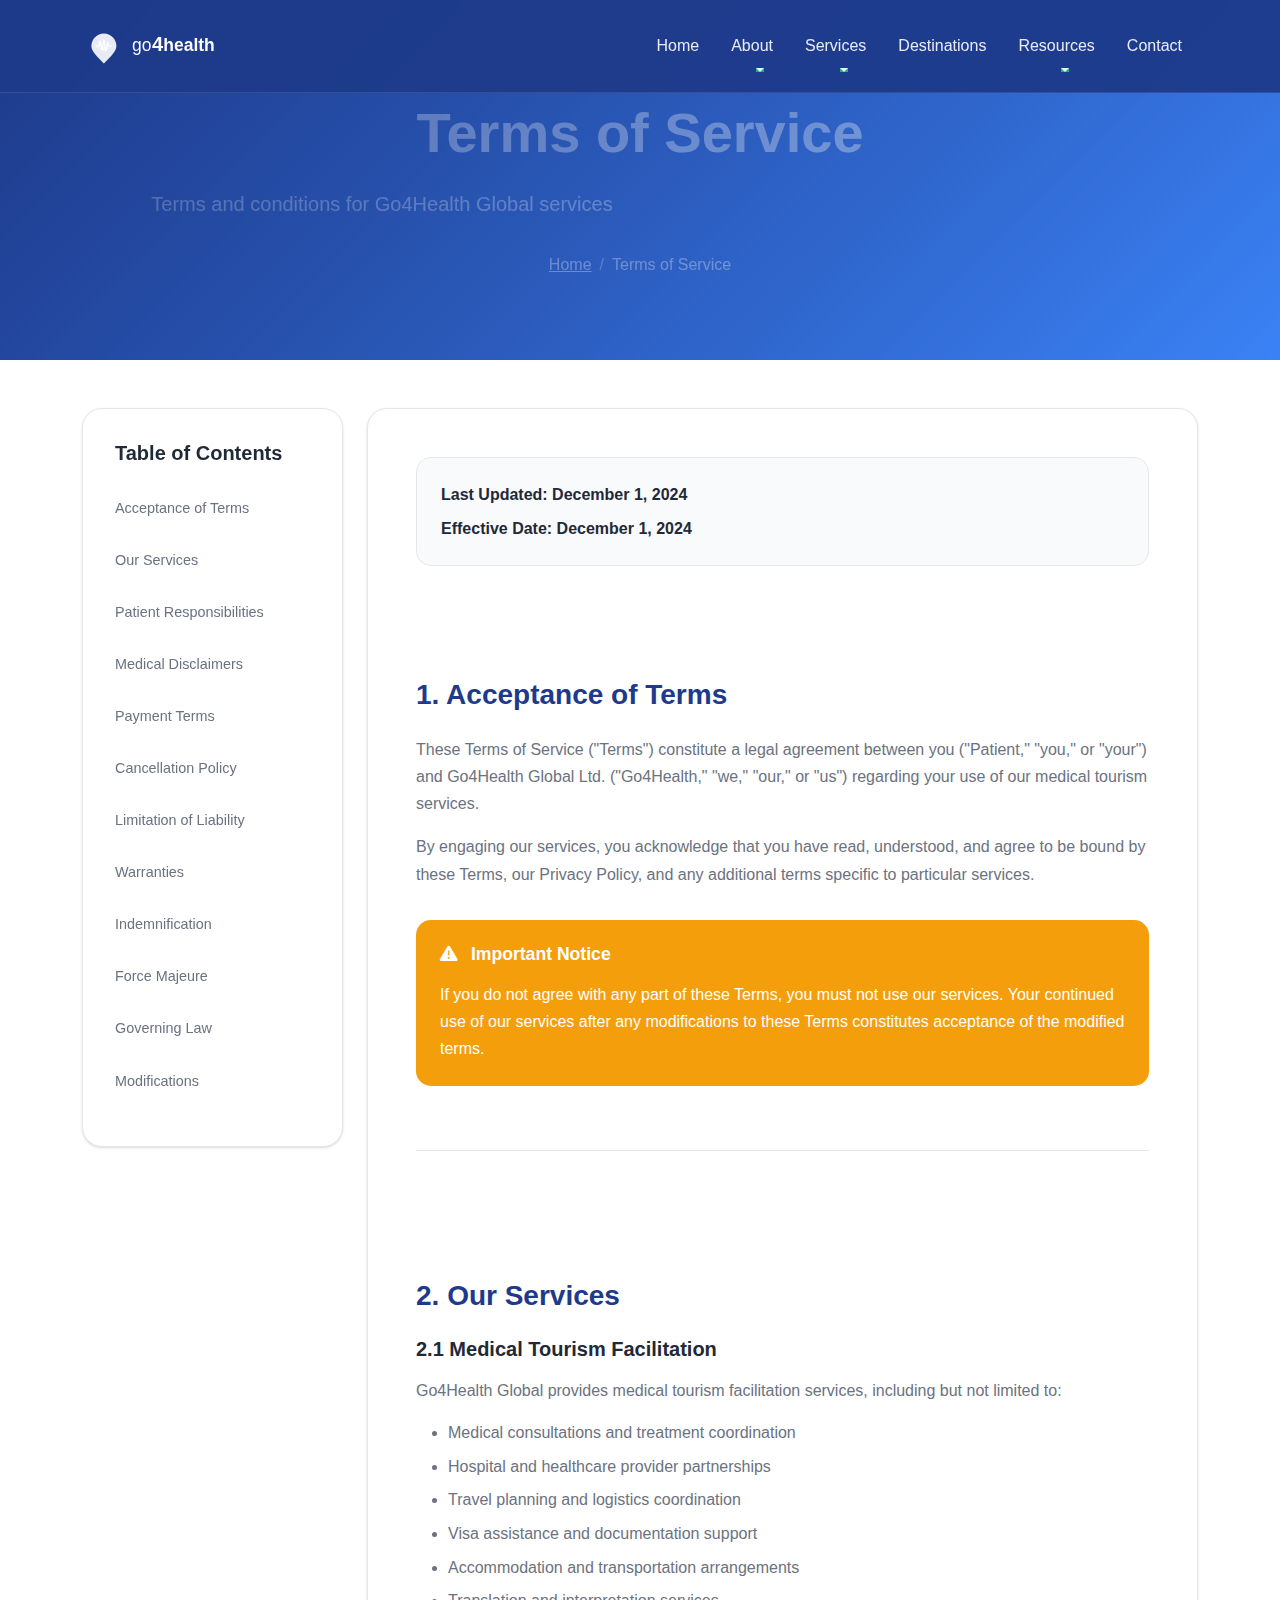
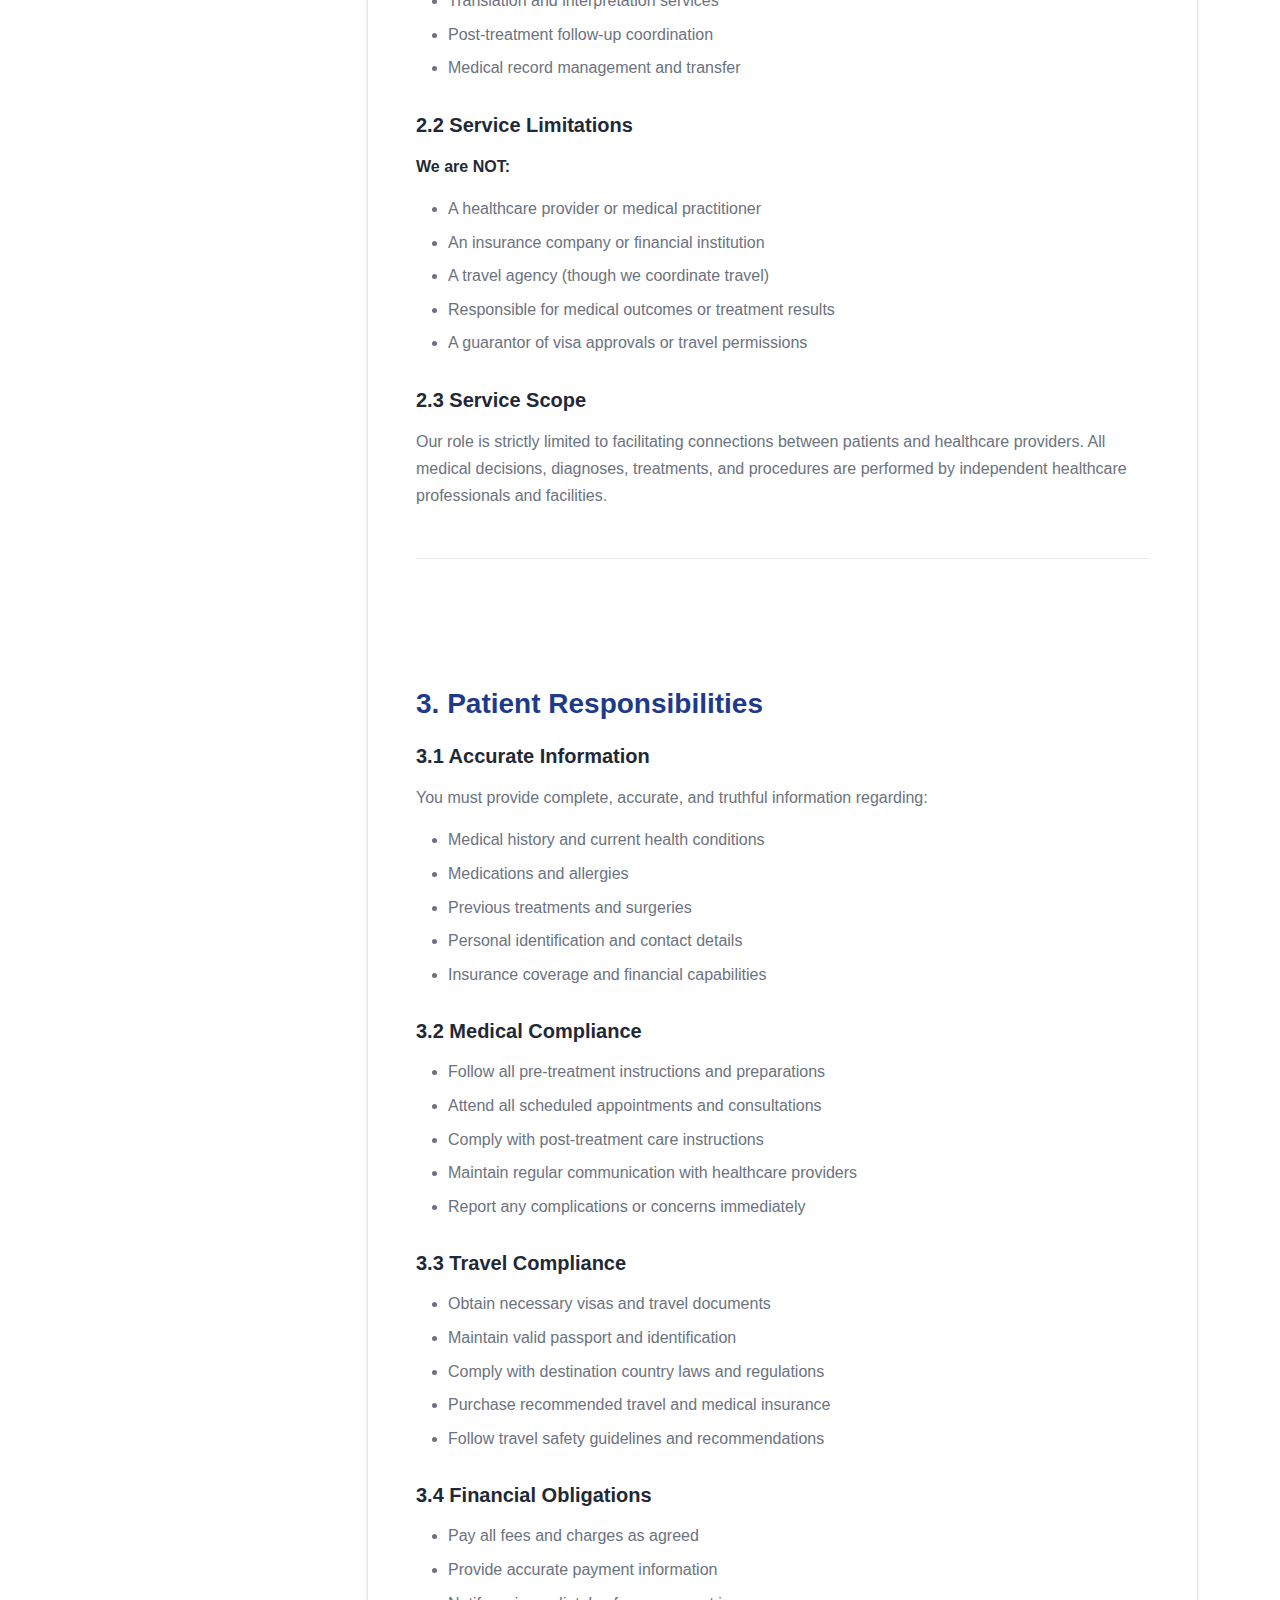
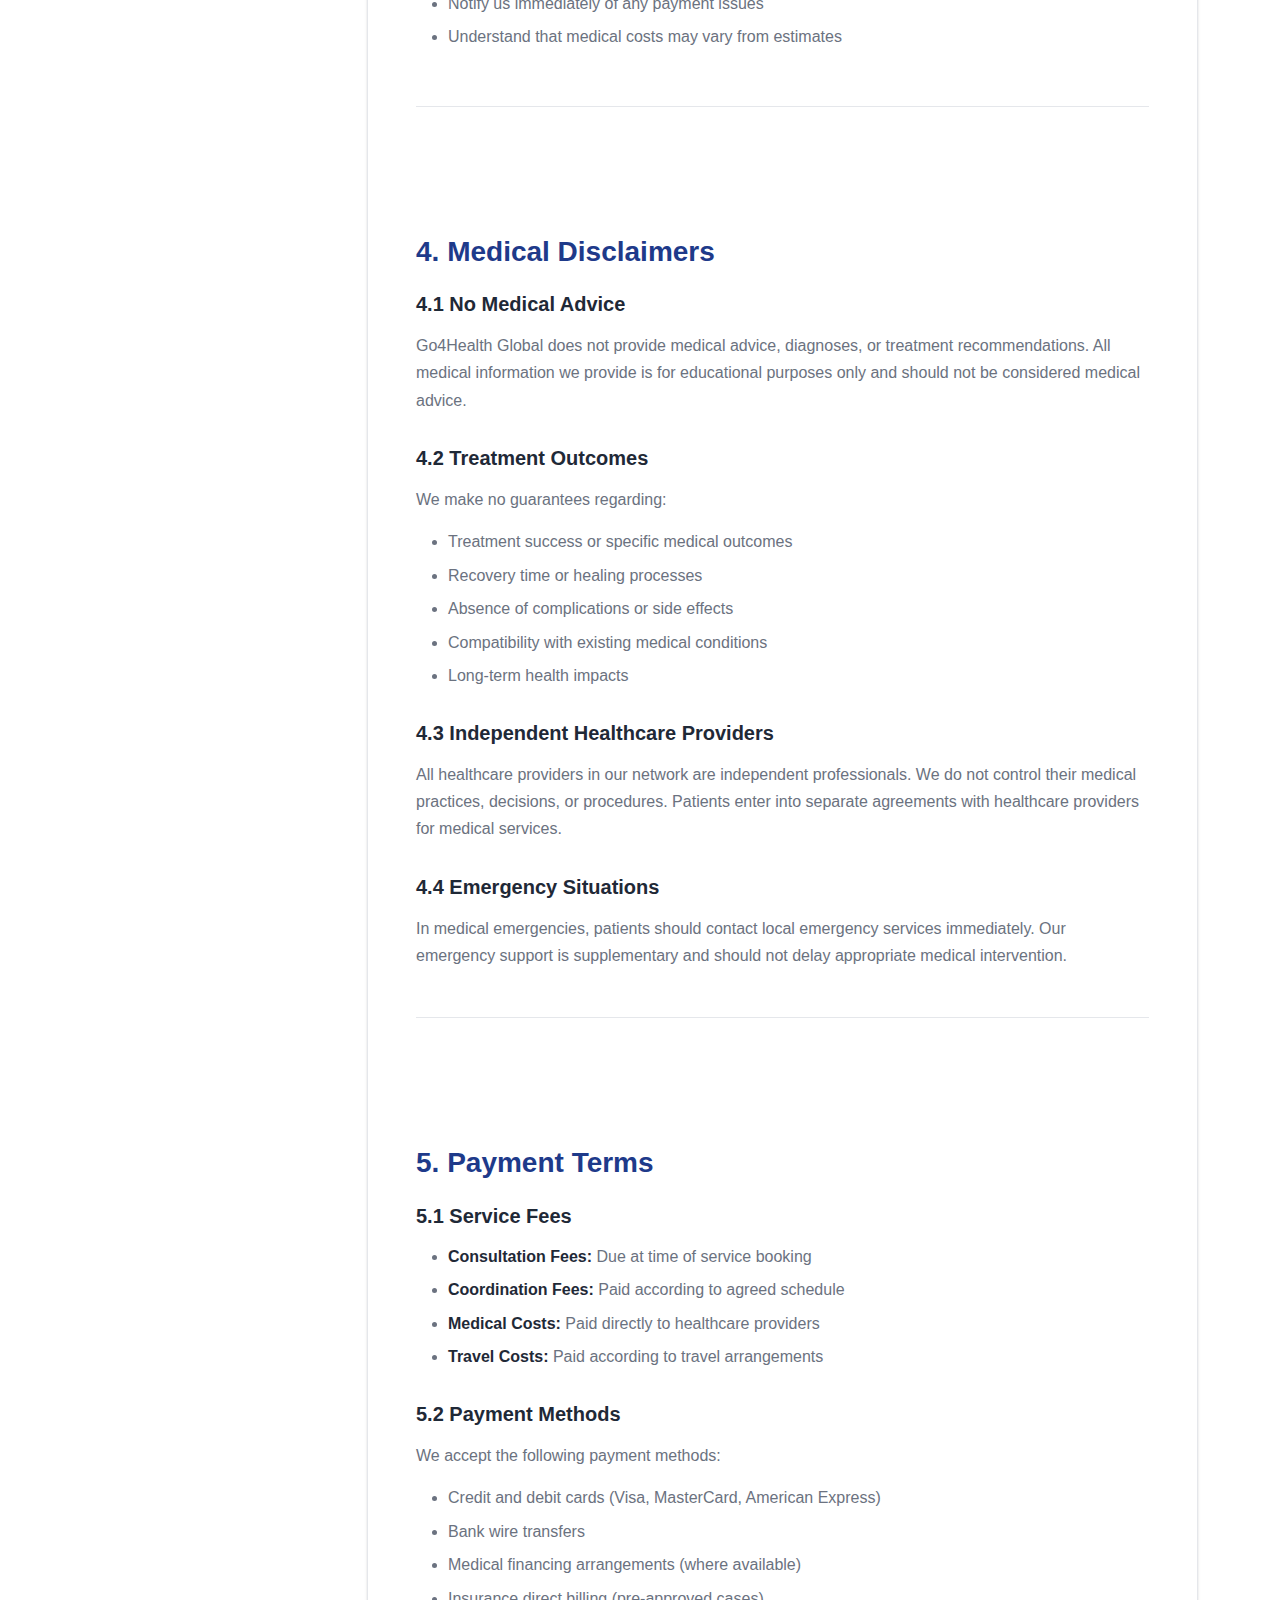
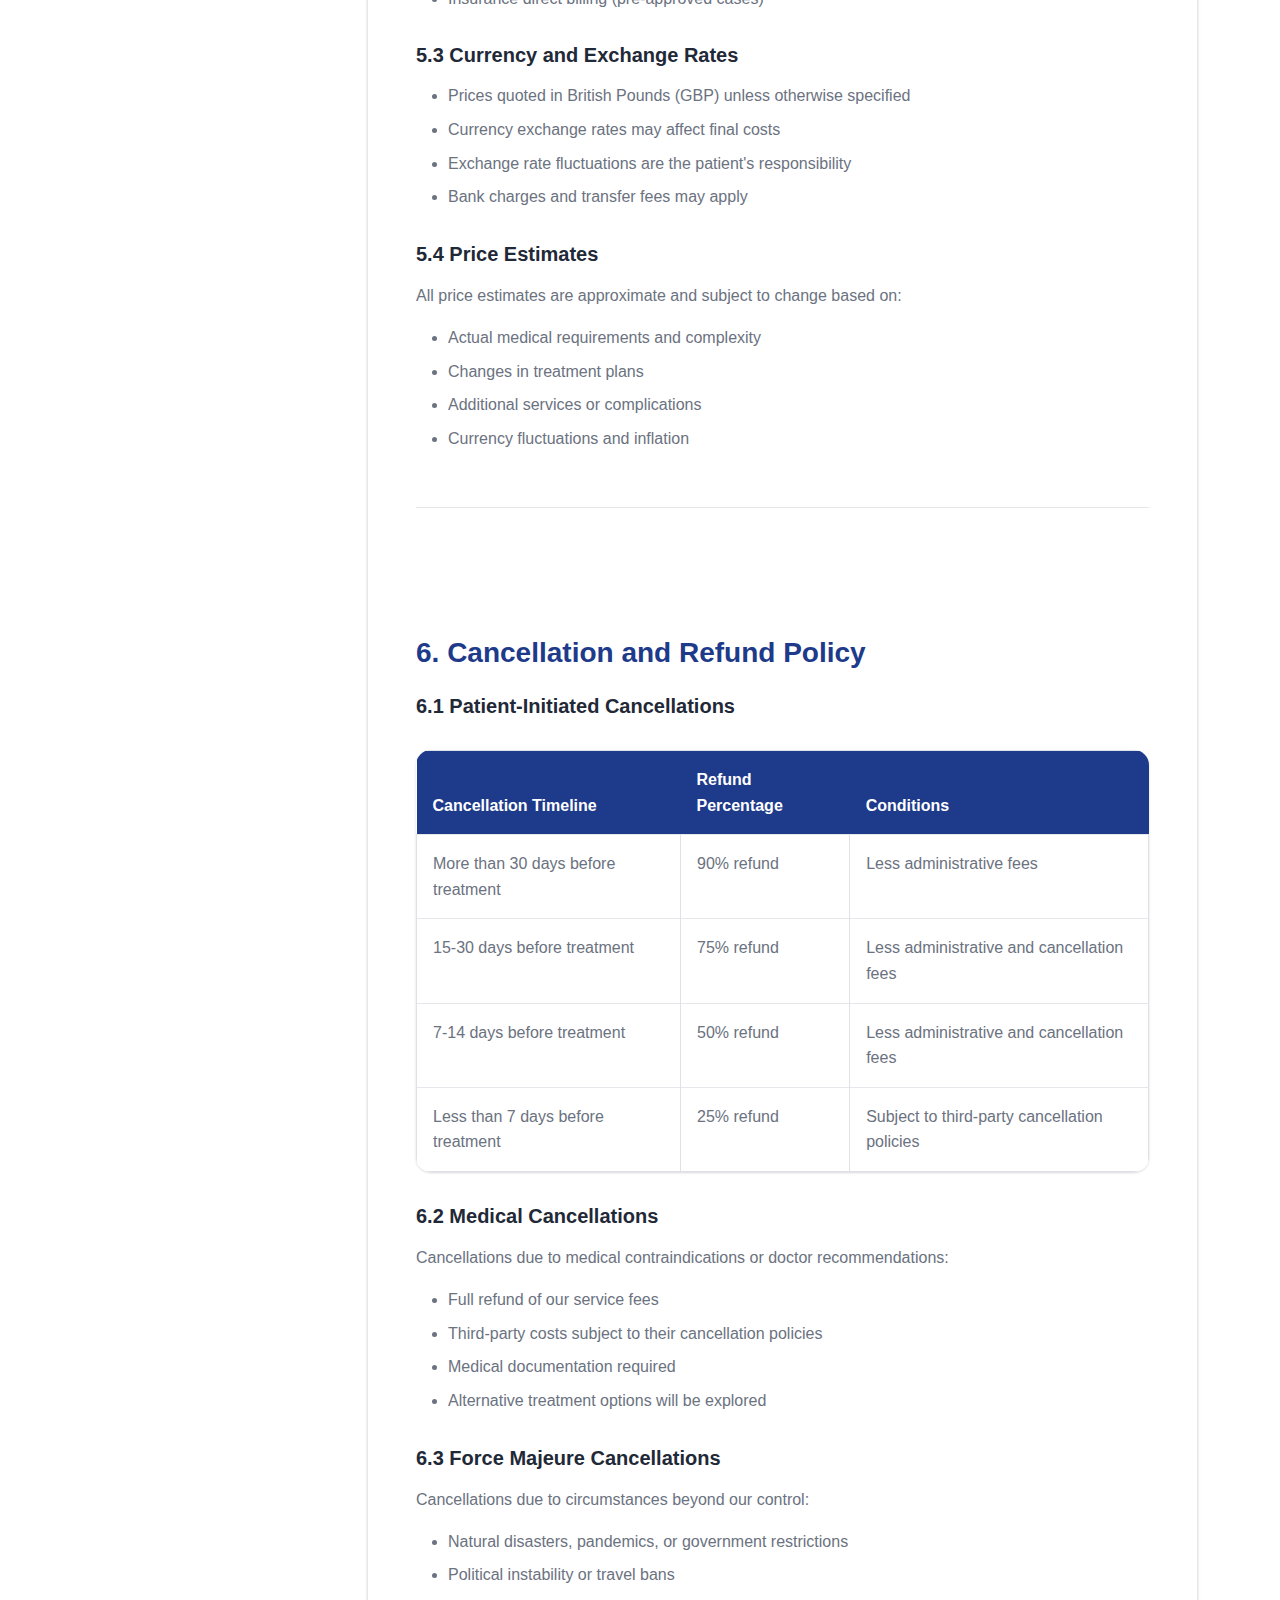
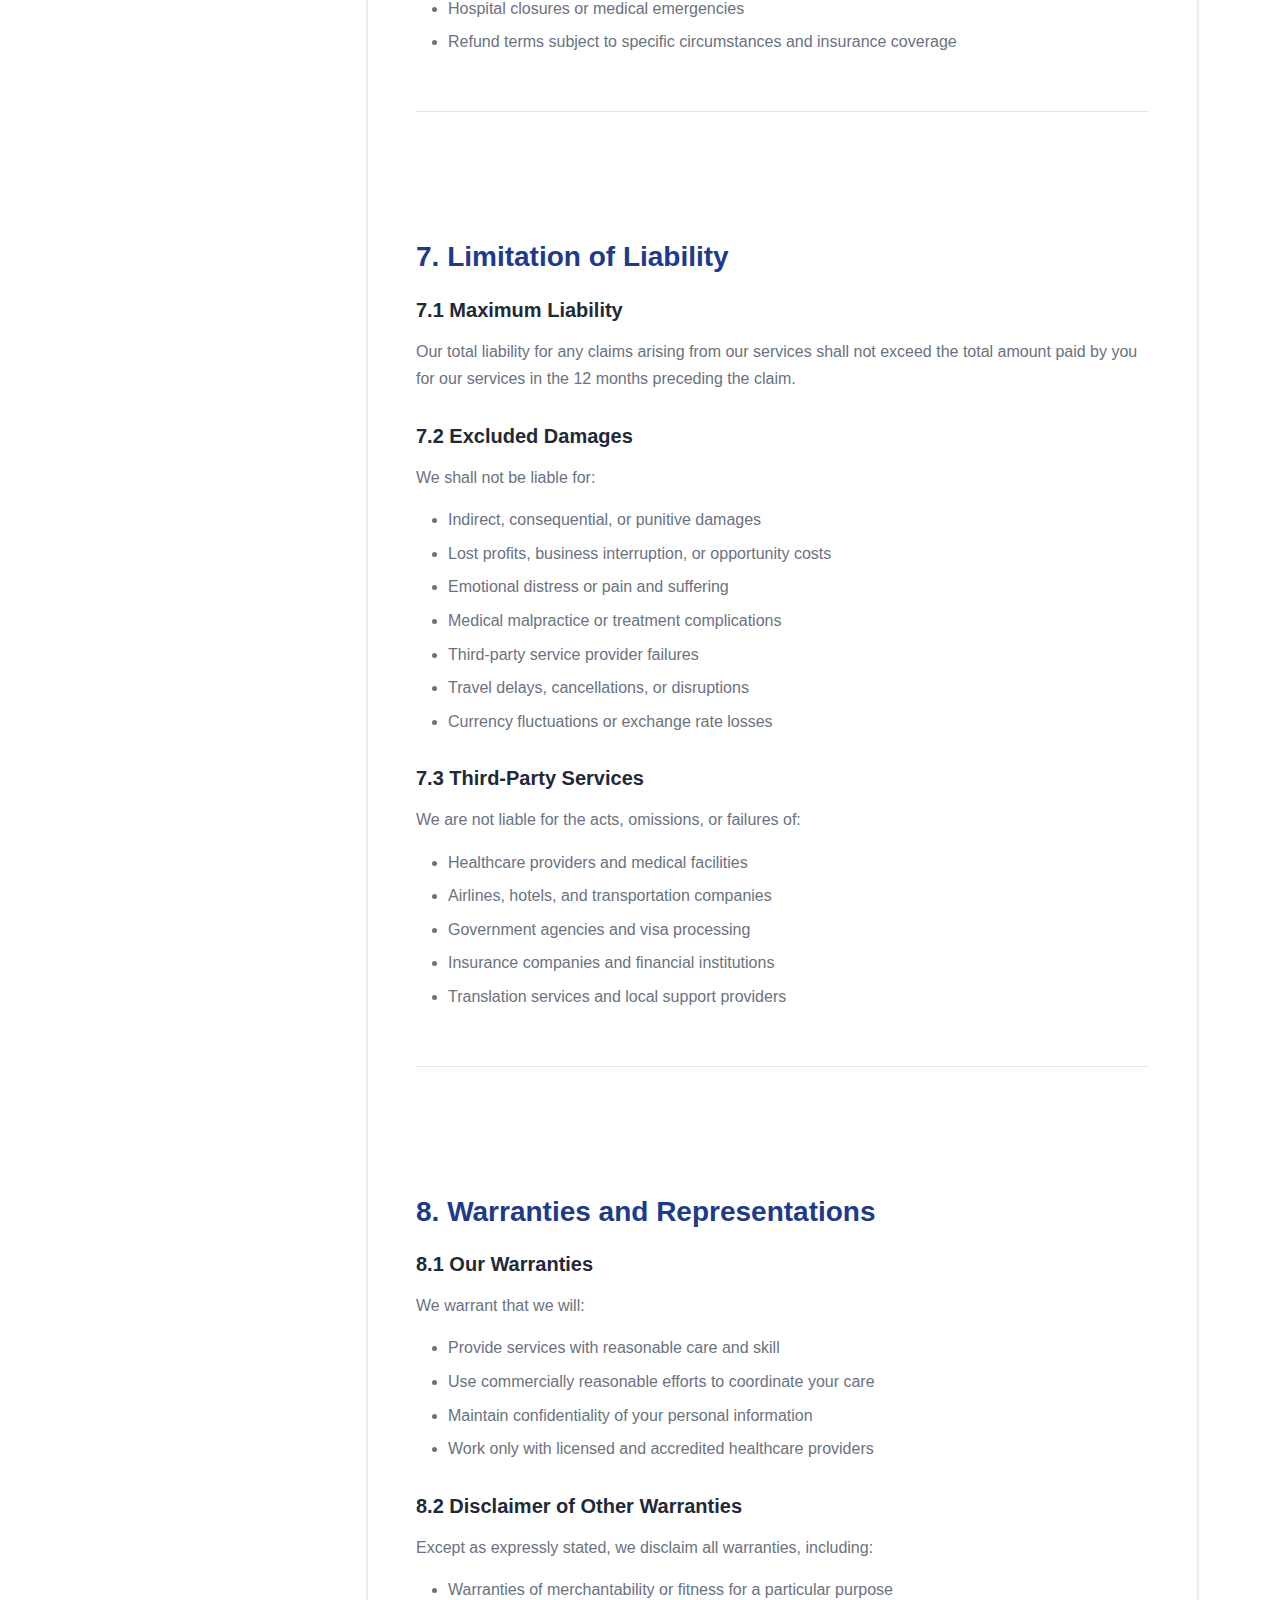
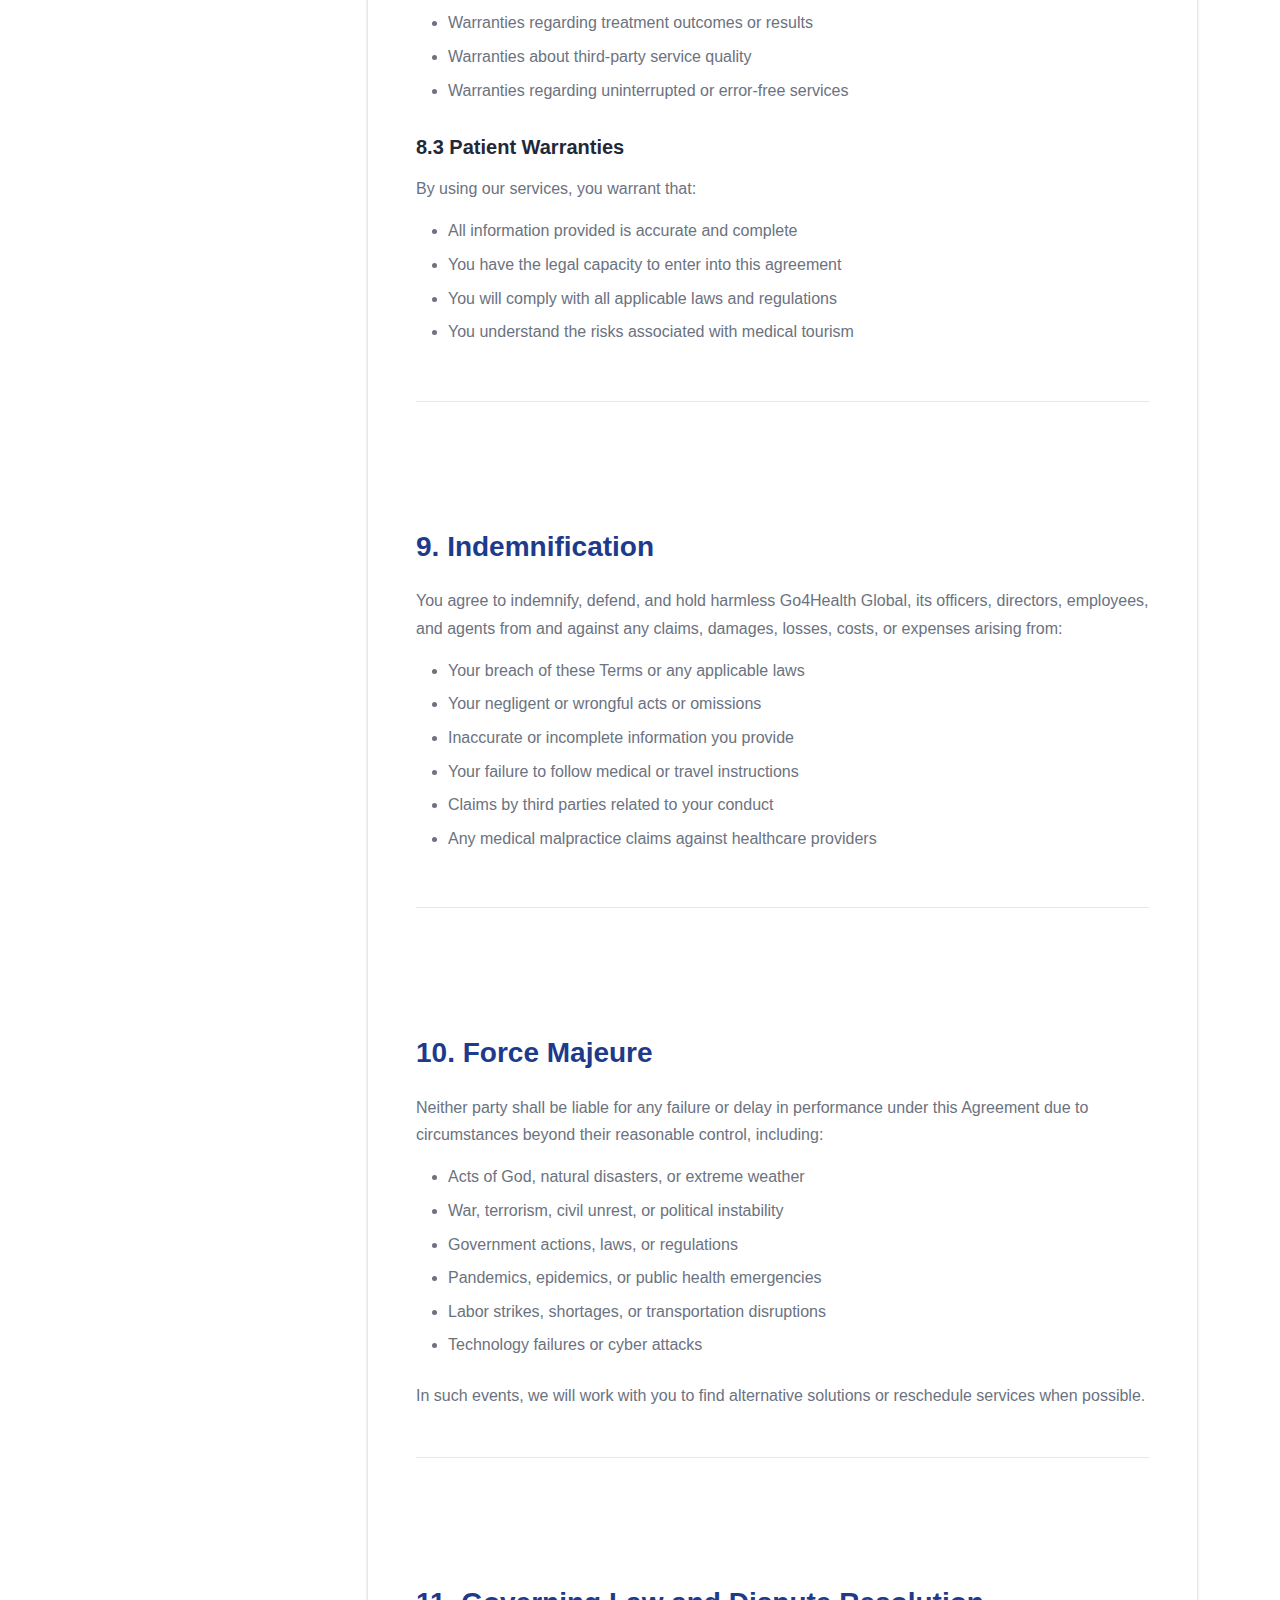
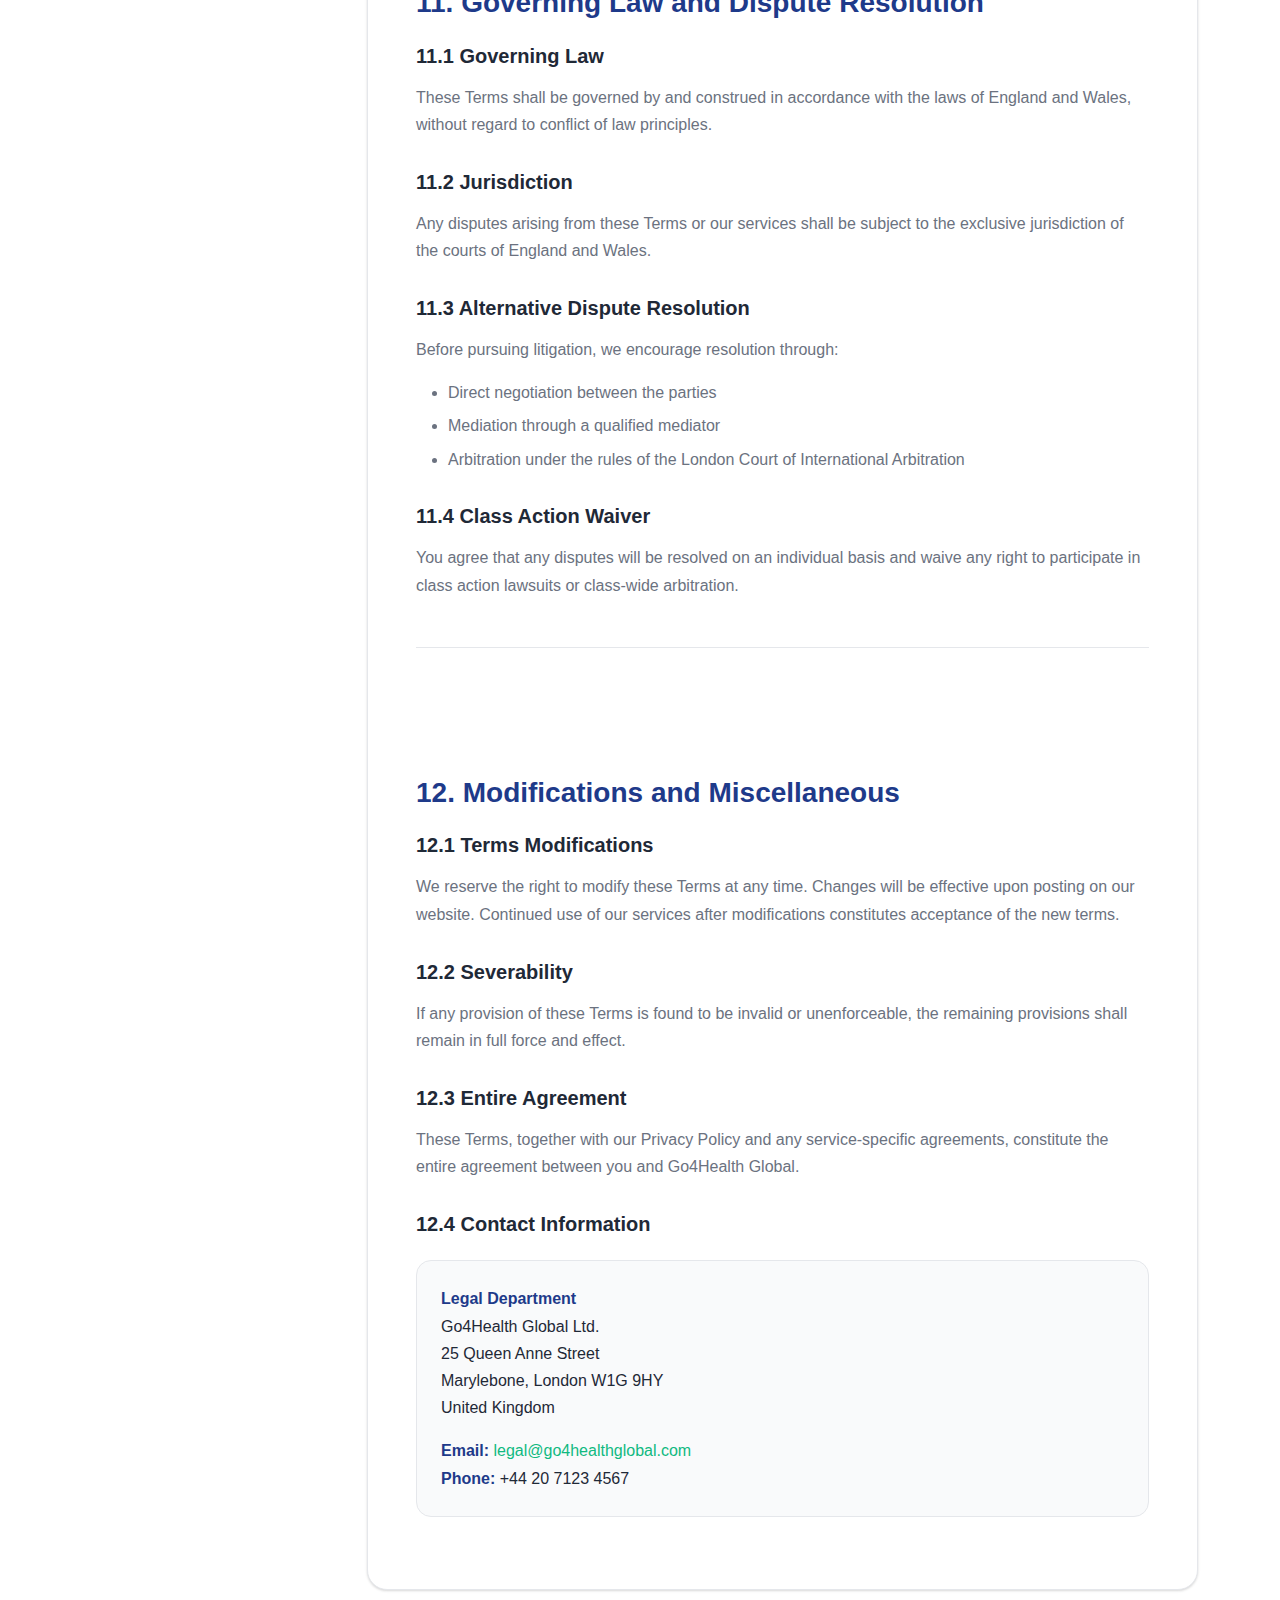
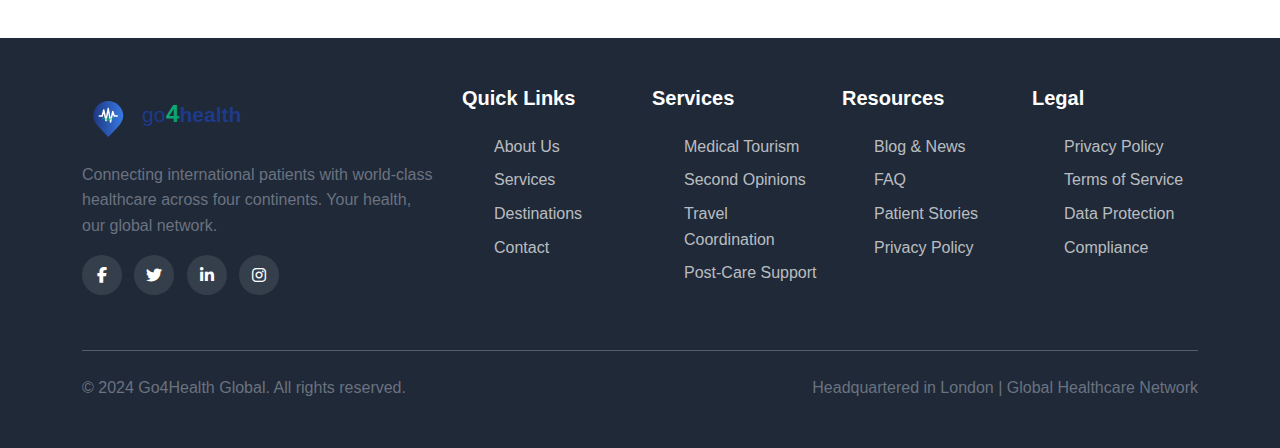
<file: terms-of-service.html>
<!DOCTYPE html>
<html lang="en">
<head>
    <meta charset="UTF-8">
    <meta name="viewport" content="width=device-width, initial-scale=1.0">
    <title>Terms of Service - Go4Health Global | Medical Tourism Terms</title>
    <meta name="description" content="Go4Health Global Terms of Service - Terms and conditions for medical tourism services, patient responsibilities, and service agreements.">
    
    <!-- Bootstrap CSS -->
    <link href="https://cdn.jsdelivr.net/npm/bootstrap@5.3.2/dist/css/bootstrap.min.css" rel="stylesheet">
    
    <!-- Font Awesome Icons -->
    <link rel="stylesheet" href="https://cdnjs.cloudflare.com/ajax/libs/font-awesome/6.4.0/css/all.min.css">
    
    <!-- AOS (Animate On Scroll) -->
    <link href="https://unpkg.com/aos@2.3.1/dist/aos.css" rel="stylesheet">
    
    <!-- Custom CSS -->
    <link rel="stylesheet" href="styles.css">
</head>
<body>
    <!-- Navigation -->
    <nav class="navbar navbar-expand-lg navbar-dark fixed-top custom-navbar">
        <div class="container">
            <a class="navbar-brand" href="index.html">
                <img src="images/logo.svg" alt="Go4Health Global" height="50">
            </a>
            
            <button class="navbar-toggler" type="button" data-bs-toggle="collapse" data-bs-target="#navbarNav">
                <span class="navbar-toggler-icon"></span>
            </button>
            
            <div class="collapse navbar-collapse" id="navbarNav">
                <ul class="navbar-nav ms-auto">
                    <li class="nav-item">
                        <a class="nav-link" href="index.html">Home</a>
                    </li>
                    <li class="nav-item dropdown">
                        <a class="nav-link dropdown-toggle" href="#" id="aboutDropdown" role="button" data-bs-toggle="dropdown">
                            About
                        </a>
                        <ul class="dropdown-menu">
                            <li><a class="dropdown-item" href="about.html">About Us</a></li>
                            <li><a class="dropdown-item" href="about.html#team">Our Team</a></li>
                            <li><a class="dropdown-item" href="about.html#accreditations">Accreditations</a></li>
                        </ul>
                    </li>
                    <li class="nav-item dropdown">
                        <a class="nav-link dropdown-toggle" href="#" id="servicesDropdown" role="button" data-bs-toggle="dropdown">
                            Services
                        </a>
                        <ul class="dropdown-menu">
                            <li><a class="dropdown-item" href="services.html">All Services</a></li>
                            <li><a class="dropdown-item" href="services.html#medical-consultation">Medical Consultation</a></li>
                            <li><a class="dropdown-item" href="services.html#travel-coordination">Travel Coordination</a></li>
                            <li><a class="dropdown-item" href="services.html#post-care">Post-Care Support</a></li>
                        </ul>
                    </li>
                    <li class="nav-item">
                        <a class="nav-link" href="destinations.html">Destinations</a>
                    </li>
                    <li class="nav-item dropdown">
                        <a class="nav-link dropdown-toggle" href="#" id="resourcesDropdown" role="button" data-bs-toggle="dropdown">
                            Resources
                        </a>
                        <ul class="dropdown-menu">
                            <li><a class="dropdown-item" href="blog.html">Blog & News</a></li>
                            <li><a class="dropdown-item" href="faq.html">FAQ</a></li>
                            <li><a class="dropdown-item" href="patient-stories.html">Patient Stories</a></li>
                        </ul>
                    </li>
                    <li class="nav-item">
                        <a class="nav-link" href="contact.html">Contact</a>
                    </li>
                </ul>
            </div>
        </div>
    </nav>

    <!-- Hero Section -->
    <section class="hero-section-small">
        <div class="hero-overlay"></div>
        <div class="container">
            <div class="row align-items-center">
                <div class="col-lg-12 text-center" data-aos="fade-up">
                    <h1 class="hero-title">Terms of Service</h1>
                    <p class="hero-subtitle">Terms and conditions for Go4Health Global services</p>
                    <nav aria-label="breadcrumb">
                        <ol class="breadcrumb justify-content-center">
                            <li class="breadcrumb-item"><a href="index.html" class="text-white">Home</a></li>
                            <li class="breadcrumb-item active text-white" aria-current="page">Terms of Service</li>
                        </ol>
                    </nav>
                </div>
            </div>
        </div>
    </section>

    <!-- Terms Content -->
    <section class="py-5">
        <div class="container">
            <div class="row">
                <div class="col-lg-3 mb-4">
                    <div class="legal-nav sticky-top" style="top: 100px;">
                        <h5>Table of Contents</h5>
                        <ul class="legal-nav-list">
                            <li><a href="#acceptance">Acceptance of Terms</a></li>
                            <li><a href="#services">Our Services</a></li>
                            <li><a href="#patient-responsibilities">Patient Responsibilities</a></li>
                            <li><a href="#medical-disclaimers">Medical Disclaimers</a></li>
                            <li><a href="#payment-terms">Payment Terms</a></li>
                            <li><a href="#cancellation">Cancellation Policy</a></li>
                            <li><a href="#liability">Limitation of Liability</a></li>
                            <li><a href="#warranties">Warranties</a></li>
                            <li><a href="#indemnification">Indemnification</a></li>
                            <li><a href="#force-majeure">Force Majeure</a></li>
                            <li><a href="#governing-law">Governing Law</a></li>
                            <li><a href="#modifications">Modifications</a></li>
                        </ul>
                    </div>
                </div>
                
                <div class="col-lg-9">
                    <div class="legal-content">
                        <div class="legal-header">
                            <p><strong>Last Updated:</strong> December 1, 2024</p>
                            <p><strong>Effective Date:</strong> December 1, 2024</p>
                        </div>

                        <section id="acceptance" class="legal-section">
                            <h2>1. Acceptance of Terms</h2>
                            <p>These Terms of Service ("Terms") constitute a legal agreement between you ("Patient," "you," or "your") and Go4Health Global Ltd. ("Go4Health," "we," "our," or "us") regarding your use of our medical tourism services.</p>
                            
                            <p>By engaging our services, you acknowledge that you have read, understood, and agree to be bound by these Terms, our Privacy Policy, and any additional terms specific to particular services.</p>
                            
                            <div class="important-notice">
                                <h4><i class="fas fa-exclamation-triangle"></i> Important Notice</h4>
                                <p>If you do not agree with any part of these Terms, you must not use our services. Your continued use of our services after any modifications to these Terms constitutes acceptance of the modified terms.</p>
                            </div>
                        </section>

                        <section id="services" class="legal-section">
                            <h2>2. Our Services</h2>
                            
                            <h3>2.1 Medical Tourism Facilitation</h3>
                            <p>Go4Health Global provides medical tourism facilitation services, including but not limited to:</p>
                            <ul>
                                <li>Medical consultations and treatment coordination</li>
                                <li>Hospital and healthcare provider partnerships</li>
                                <li>Travel planning and logistics coordination</li>
                                <li>Visa assistance and documentation support</li>
                                <li>Accommodation and transportation arrangements</li>
                                <li>Translation and interpretation services</li>
                                <li>Post-treatment follow-up coordination</li>
                                <li>Medical record management and transfer</li>
                            </ul>

                            <h3>2.2 Service Limitations</h3>
                            <p><strong>We are NOT:</strong></p>
                            <ul>
                                <li>A healthcare provider or medical practitioner</li>
                                <li>An insurance company or financial institution</li>
                                <li>A travel agency (though we coordinate travel)</li>
                                <li>Responsible for medical outcomes or treatment results</li>
                                <li>A guarantor of visa approvals or travel permissions</li>
                            </ul>

                            <h3>2.3 Service Scope</h3>
                            <p>Our role is strictly limited to facilitating connections between patients and healthcare providers. All medical decisions, diagnoses, treatments, and procedures are performed by independent healthcare professionals and facilities.</p>
                        </section>

                        <section id="patient-responsibilities" class="legal-section">
                            <h2>3. Patient Responsibilities</h2>
                            
                            <h3>3.1 Accurate Information</h3>
                            <p>You must provide complete, accurate, and truthful information regarding:</p>
                            <ul>
                                <li>Medical history and current health conditions</li>
                                <li>Medications and allergies</li>
                                <li>Previous treatments and surgeries</li>
                                <li>Personal identification and contact details</li>
                                <li>Insurance coverage and financial capabilities</li>
                            </ul>

                            <h3>3.2 Medical Compliance</h3>
                            <ul>
                                <li>Follow all pre-treatment instructions and preparations</li>
                                <li>Attend all scheduled appointments and consultations</li>
                                <li>Comply with post-treatment care instructions</li>
                                <li>Maintain regular communication with healthcare providers</li>
                                <li>Report any complications or concerns immediately</li>
                            </ul>

                            <h3>3.3 Travel Compliance</h3>
                            <ul>
                                <li>Obtain necessary visas and travel documents</li>
                                <li>Maintain valid passport and identification</li>
                                <li>Comply with destination country laws and regulations</li>
                                <li>Purchase recommended travel and medical insurance</li>
                                <li>Follow travel safety guidelines and recommendations</li>
                            </ul>

                            <h3>3.4 Financial Obligations</h3>
                            <ul>
                                <li>Pay all fees and charges as agreed</li>
                                <li>Provide accurate payment information</li>
                                <li>Notify us immediately of any payment issues</li>
                                <li>Understand that medical costs may vary from estimates</li>
                            </ul>
                        </section>

                        <section id="medical-disclaimers" class="legal-section">
                            <h2>4. Medical Disclaimers</h2>
                            
                            <h3>4.1 No Medical Advice</h3>
                            <p>Go4Health Global does not provide medical advice, diagnoses, or treatment recommendations. All medical information we provide is for educational purposes only and should not be considered medical advice.</p>

                            <h3>4.2 Treatment Outcomes</h3>
                            <p>We make no guarantees regarding:</p>
                            <ul>
                                <li>Treatment success or specific medical outcomes</li>
                                <li>Recovery time or healing processes</li>
                                <li>Absence of complications or side effects</li>
                                <li>Compatibility with existing medical conditions</li>
                                <li>Long-term health impacts</li>
                            </ul>

                            <h3>4.3 Independent Healthcare Providers</h3>
                            <p>All healthcare providers in our network are independent professionals. We do not control their medical practices, decisions, or procedures. Patients enter into separate agreements with healthcare providers for medical services.</p>

                            <h3>4.4 Emergency Situations</h3>
                            <p>In medical emergencies, patients should contact local emergency services immediately. Our emergency support is supplementary and should not delay appropriate medical intervention.</p>
                        </section>

                        <section id="payment-terms" class="legal-section">
                            <h2>5. Payment Terms</h2>
                            
                            <h3>5.1 Service Fees</h3>
                            <ul>
                                <li><strong>Consultation Fees:</strong> Due at time of service booking</li>
                                <li><strong>Coordination Fees:</strong> Paid according to agreed schedule</li>
                                <li><strong>Medical Costs:</strong> Paid directly to healthcare providers</li>
                                <li><strong>Travel Costs:</strong> Paid according to travel arrangements</li>
                            </ul>

                            <h3>5.2 Payment Methods</h3>
                            <p>We accept the following payment methods:</p>
                            <ul>
                                <li>Credit and debit cards (Visa, MasterCard, American Express)</li>
                                <li>Bank wire transfers</li>
                                <li>Medical financing arrangements (where available)</li>
                                <li>Insurance direct billing (pre-approved cases)</li>
                            </ul>

                            <h3>5.3 Currency and Exchange Rates</h3>
                            <ul>
                                <li>Prices quoted in British Pounds (GBP) unless otherwise specified</li>
                                <li>Currency exchange rates may affect final costs</li>
                                <li>Exchange rate fluctuations are the patient's responsibility</li>
                                <li>Bank charges and transfer fees may apply</li>
                            </ul>

                            <h3>5.4 Price Estimates</h3>
                            <p>All price estimates are approximate and subject to change based on:</p>
                            <ul>
                                <li>Actual medical requirements and complexity</li>
                                <li>Changes in treatment plans</li>
                                <li>Additional services or complications</li>
                                <li>Currency fluctuations and inflation</li>
                            </ul>
                        </section>

                        <section id="cancellation" class="legal-section">
                            <h2>6. Cancellation and Refund Policy</h2>
                            
                            <h3>6.1 Patient-Initiated Cancellations</h3>
                            <div class="cancellation-table">
                                <table class="table table-bordered">
                                    <thead>
                                        <tr>
                                            <th>Cancellation Timeline</th>
                                            <th>Refund Percentage</th>
                                            <th>Conditions</th>
                                        </tr>
                                    </thead>
                                    <tbody>
                                        <tr>
                                            <td>More than 30 days before treatment</td>
                                            <td>90% refund</td>
                                            <td>Less administrative fees</td>
                                        </tr>
                                        <tr>
                                            <td>15-30 days before treatment</td>
                                            <td>75% refund</td>
                                            <td>Less administrative and cancellation fees</td>
                                        </tr>
                                        <tr>
                                            <td>7-14 days before treatment</td>
                                            <td>50% refund</td>
                                            <td>Less administrative and cancellation fees</td>
                                        </tr>
                                        <tr>
                                            <td>Less than 7 days before treatment</td>
                                            <td>25% refund</td>
                                            <td>Subject to third-party cancellation policies</td>
                                        </tr>
                                    </tbody>
                                </table>
                            </div>

                            <h3>6.2 Medical Cancellations</h3>
                            <p>Cancellations due to medical contraindications or doctor recommendations:</p>
                            <ul>
                                <li>Full refund of our service fees</li>
                                <li>Third-party costs subject to their cancellation policies</li>
                                <li>Medical documentation required</li>
                                <li>Alternative treatment options will be explored</li>
                            </ul>

                            <h3>6.3 Force Majeure Cancellations</h3>
                            <p>Cancellations due to circumstances beyond our control:</p>
                            <ul>
                                <li>Natural disasters, pandemics, or government restrictions</li>
                                <li>Political instability or travel bans</li>
                                <li>Hospital closures or medical emergencies</li>
                                <li>Refund terms subject to specific circumstances and insurance coverage</li>
                            </ul>
                        </section>

                        <section id="liability" class="legal-section">
                            <h2>7. Limitation of Liability</h2>
                            
                            <h3>7.1 Maximum Liability</h3>
                            <p>Our total liability for any claims arising from our services shall not exceed the total amount paid by you for our services in the 12 months preceding the claim.</p>

                            <h3>7.2 Excluded Damages</h3>
                            <p>We shall not be liable for:</p>
                            <ul>
                                <li>Indirect, consequential, or punitive damages</li>
                                <li>Lost profits, business interruption, or opportunity costs</li>
                                <li>Emotional distress or pain and suffering</li>
                                <li>Medical malpractice or treatment complications</li>
                                <li>Third-party service provider failures</li>
                                <li>Travel delays, cancellations, or disruptions</li>
                                <li>Currency fluctuations or exchange rate losses</li>
                            </ul>

                            <h3>7.3 Third-Party Services</h3>
                            <p>We are not liable for the acts, omissions, or failures of:</p>
                            <ul>
                                <li>Healthcare providers and medical facilities</li>
                                <li>Airlines, hotels, and transportation companies</li>
                                <li>Government agencies and visa processing</li>
                                <li>Insurance companies and financial institutions</li>
                                <li>Translation services and local support providers</li>
                            </ul>
                        </section>

                        <section id="warranties" class="legal-section">
                            <h2>8. Warranties and Representations</h2>
                            
                            <h3>8.1 Our Warranties</h3>
                            <p>We warrant that we will:</p>
                            <ul>
                                <li>Provide services with reasonable care and skill</li>
                                <li>Use commercially reasonable efforts to coordinate your care</li>
                                <li>Maintain confidentiality of your personal information</li>
                                <li>Work only with licensed and accredited healthcare providers</li>
                            </ul>

                            <h3>8.2 Disclaimer of Other Warranties</h3>
                            <p>Except as expressly stated, we disclaim all warranties, including:</p>
                            <ul>
                                <li>Warranties of merchantability or fitness for a particular purpose</li>
                                <li>Warranties regarding treatment outcomes or results</li>
                                <li>Warranties about third-party service quality</li>
                                <li>Warranties regarding uninterrupted or error-free services</li>
                            </ul>

                            <h3>8.3 Patient Warranties</h3>
                            <p>By using our services, you warrant that:</p>
                            <ul>
                                <li>All information provided is accurate and complete</li>
                                <li>You have the legal capacity to enter into this agreement</li>
                                <li>You will comply with all applicable laws and regulations</li>
                                <li>You understand the risks associated with medical tourism</li>
                            </ul>
                        </section>

                        <section id="indemnification" class="legal-section">
                            <h2>9. Indemnification</h2>
                            
                            <p>You agree to indemnify, defend, and hold harmless Go4Health Global, its officers, directors, employees, and agents from and against any claims, damages, losses, costs, or expenses arising from:</p>
                            
                            <ul>
                                <li>Your breach of these Terms or any applicable laws</li>
                                <li>Your negligent or wrongful acts or omissions</li>
                                <li>Inaccurate or incomplete information you provide</li>
                                <li>Your failure to follow medical or travel instructions</li>
                                <li>Claims by third parties related to your conduct</li>
                                <li>Any medical malpractice claims against healthcare providers</li>
                            </ul>
                        </section>

                        <section id="force-majeure" class="legal-section">
                            <h2>10. Force Majeure</h2>
                            
                            <p>Neither party shall be liable for any failure or delay in performance under this Agreement due to circumstances beyond their reasonable control, including:</p>
                            
                            <ul>
                                <li>Acts of God, natural disasters, or extreme weather</li>
                                <li>War, terrorism, civil unrest, or political instability</li>
                                <li>Government actions, laws, or regulations</li>
                                <li>Pandemics, epidemics, or public health emergencies</li>
                                <li>Labor strikes, shortages, or transportation disruptions</li>
                                <li>Technology failures or cyber attacks</li>
                            </ul>
                            
                            <p>In such events, we will work with you to find alternative solutions or reschedule services when possible.</p>
                        </section>

                        <section id="governing-law" class="legal-section">
                            <h2>11. Governing Law and Dispute Resolution</h2>
                            
                            <h3>11.1 Governing Law</h3>
                            <p>These Terms shall be governed by and construed in accordance with the laws of England and Wales, without regard to conflict of law principles.</p>

                            <h3>11.2 Jurisdiction</h3>
                            <p>Any disputes arising from these Terms or our services shall be subject to the exclusive jurisdiction of the courts of England and Wales.</p>

                            <h3>11.3 Alternative Dispute Resolution</h3>
                            <p>Before pursuing litigation, we encourage resolution through:</p>
                            <ul>
                                <li>Direct negotiation between the parties</li>
                                <li>Mediation through a qualified mediator</li>
                                <li>Arbitration under the rules of the London Court of International Arbitration</li>
                            </ul>

                            <h3>11.4 Class Action Waiver</h3>
                            <p>You agree that any disputes will be resolved on an individual basis and waive any right to participate in class action lawsuits or class-wide arbitration.</p>
                        </section>

                        <section id="modifications" class="legal-section">
                            <h2>12. Modifications and Miscellaneous</h2>
                            
                            <h3>12.1 Terms Modifications</h3>
                            <p>We reserve the right to modify these Terms at any time. Changes will be effective upon posting on our website. Continued use of our services after modifications constitutes acceptance of the new terms.</p>

                            <h3>12.2 Severability</h3>
                            <p>If any provision of these Terms is found to be invalid or unenforceable, the remaining provisions shall remain in full force and effect.</p>

                            <h3>12.3 Entire Agreement</h3>
                            <p>These Terms, together with our Privacy Policy and any service-specific agreements, constitute the entire agreement between you and Go4Health Global.</p>

                            <h3>12.4 Contact Information</h3>
                            <div class="contact-box">
                                <p><strong>Legal Department</strong><br>
                                Go4Health Global Ltd.<br>
                                25 Queen Anne Street<br>
                                Marylebone, London W1G 9HY<br>
                                United Kingdom</p>
                                <p><strong>Email:</strong> <a href="mailto:legal@go4healthglobal.com">legal@go4healthglobal.com</a><br>
                                <strong>Phone:</strong> +44 20 7123 4567</p>
                            </div>
                        </section>
                    </div>
                </div>
            </div>
        </div>
    </section>

    <!-- Footer -->
    <footer class="footer bg-dark text-white py-5">
        <div class="container">
            <div class="row">
                <div class="col-lg-4 mb-4">
                    <img src="images/logo.svg" alt="Go4Health Global" height="60" class="mb-3">
                    <p>Connecting international patients with world-class healthcare across four continents. Your health, our global network.</p>
                    <div class="social-links">
                        <a href="#" class="social-link"><i class="fab fa-facebook-f"></i></a>
                        <a href="#" class="social-link"><i class="fab fa-twitter"></i></a>
                        <a href="#" class="social-link"><i class="fab fa-linkedin-in"></i></a>
                        <a href="#" class="social-link"><i class="fab fa-instagram"></i></a>
                    </div>
                </div>
                
                <div class="col-lg-2 col-md-6 mb-4">
                    <h5>Quick Links</h5>
                    <ul class="footer-links">
                        <li><a href="about.html">About Us</a></li>
                        <li><a href="services.html">Services</a></li>
                        <li><a href="destinations.html">Destinations</a></li>
                        <li><a href="contact.html">Contact</a></li>
                    </ul>
                </div>
                
                <div class="col-lg-2 col-md-6 mb-4">
                    <h5>Services</h5>
                    <ul class="footer-links">
                        <li><a href="services.html">Medical Tourism</a></li>
                        <li><a href="services.html">Second Opinions</a></li>
                        <li><a href="services.html">Travel Coordination</a></li>
                        <li><a href="services.html">Post-Care Support</a></li>
                    </ul>
                </div>
                
                <div class="col-lg-2 col-md-6 mb-4">
                    <h5>Resources</h5>
                    <ul class="footer-links">
                        <li><a href="blog.html">Blog & News</a></li>
                        <li><a href="faq.html">FAQ</a></li>
                        <li><a href="patient-stories.html">Patient Stories</a></li>
                        <li><a href="privacy-policy.html">Privacy Policy</a></li>
                    </ul>
                </div>
                
                <div class="col-lg-2 col-md-6 mb-4">
                    <h5>Legal</h5>
                    <ul class="footer-links">
                        <li><a href="privacy-policy.html">Privacy Policy</a></li>
                        <li><a href="terms-of-service.html">Terms of Service</a></li>
                        <li><a href="contact.html">Data Protection</a></li>
                        <li><a href="contact.html">Compliance</a></li>
                    </ul>
                </div>
            </div>
            
            <hr class="my-4">
            
            <div class="row align-items-center">
                <div class="col-md-6">
                    <p class="mb-0">&copy; 2024 Go4Health Global. All rights reserved.</p>
                </div>
                <div class="col-md-6 text-md-end">
                    <p class="mb-0">Headquartered in London | Global Healthcare Network</p>
                </div>
            </div>
        </div>
    </footer>

    <!-- Bootstrap JS -->
    <script src="https://cdn.jsdelivr.net/npm/bootstrap@5.3.2/dist/js/bootstrap.bundle.min.js"></script>
    
    <!-- AOS JS -->
    <script src="https://unpkg.com/aos@2.3.1/dist/aos.js"></script>
    
    <!-- Custom JS -->
    <script src="script.js"></script>
</body>
</html>
</file>
<file: styles.css>
/* Go4Health Global - Modern Healthcare Website Styles */

/* CSS Custom Properties (Variables) */
:root {
    --primary-blue: #1E3A8A;
    --primary-blue-light: #3B82F6;
    --primary-green: #10B981;
    --primary-green-dark: #059669;
    --secondary-color: #6366F1;
    --accent-color: #F59E0B;
    --text-dark: #1F2937;
    --text-light: #6B7280;
    --background-light: #F9FAFB;
    --white: #FFFFFF;
    --border-color: #E5E7EB;
    --shadow-light: 0 1px 3px 0 rgba(0, 0, 0, 0.1), 0 1px 2px 0 rgba(0, 0, 0, 0.06);
    --shadow-medium: 0 4px 6px -1px rgba(0, 0, 0, 0.1), 0 2px 4px -1px rgba(0, 0, 0, 0.06);
    --shadow-large: 0 20px 25px -5px rgba(0, 0, 0, 0.1), 0 10px 10px -5px rgba(0, 0, 0, 0.04);
    --gradient-primary: linear-gradient(135deg, var(--primary-blue) 0%, var(--primary-blue-light) 100%);
    --gradient-success: linear-gradient(135deg, var(--primary-green) 0%, var(--primary-green-dark) 100%);
    --transition-smooth: all 0.3s cubic-bezier(0.4, 0, 0.2, 1);
}

/* Base Styles */
* {
    margin: 0;
    padding: 0;
    box-sizing: border-box;
}

body {
    font-family: 'Inter', -apple-system, BlinkMacSystemFont, 'Segoe UI', Roboto, Oxygen, Ubuntu, sans-serif;
    line-height: 1.6;
    color: var(--text-dark);
    overflow-x: hidden;
}

/* Typography */
h1, h2, h3, h4, h5, h6 {
    font-weight: 700;
    line-height: 1.2;
    margin-bottom: 1rem;
}

h1 { font-size: 3.5rem; }
h2 { font-size: 2.5rem; }
h3 { font-size: 2rem; }
h4 { font-size: 1.5rem; }
h5 { font-size: 1.25rem; }
h6 { font-size: 1rem; }

p {
    margin-bottom: 1rem;
    color: var(--text-light);
}

.text-gradient {
    background: var(--gradient-success);
    -webkit-background-clip: text;
    -webkit-text-fill-color: transparent;
    background-clip: text;
}

/* Custom Navbar */
.custom-navbar {
    background: rgba(30, 58, 138, 0.95);
    backdrop-filter: blur(10px);
    border-bottom: 1px solid rgba(255, 255, 255, 0.1);
    transition: var(--transition-smooth);
    padding: 1rem 0;
}

.custom-navbar.scrolled {
    background: rgba(30, 58, 138, 0.98);
    padding: 0.5rem 0;
}

.navbar-brand img {
    filter: brightness(0) invert(1);
    transition: var(--transition-smooth);
}

.navbar-nav .nav-link {
    color: rgba(255, 255, 255, 0.9) !important;
    font-weight: 500;
    margin: 0 0.5rem;
    transition: var(--transition-smooth);
    position: relative;
}

.navbar-nav .nav-link:hover {
    color: var(--white) !important;
}

.navbar-nav .nav-link::after {
    content: '';
    position: absolute;
    bottom: -5px;
    left: 50%;
    width: 0;
    height: 2px;
    background: var(--primary-green);
    transition: var(--transition-smooth);
    transform: translateX(-50%);
}

.navbar-nav .nav-link:hover::after {
    width: 100%;
}

/* Hero Section */
.hero-section {
    min-height: 100vh;
    position: relative;
    background: var(--gradient-primary);
    overflow: hidden;
    display: flex;
    align-items: center;
}

.hero-overlay {
    position: absolute;
    top: 0;
    left: 0;
    right: 0;
    bottom: 0;
    background: linear-gradient(135deg, rgba(30, 58, 138, 0.8) 0%, rgba(59, 130, 246, 0.6) 100%);
    z-index: 1;
}

.hero-section .container {
    position: relative;
    z-index: 2;
}

.hero-title {
    font-size: 3.5rem;
    font-weight: 800;
    color: var(--white);
    margin-bottom: 1.5rem;
    line-height: 1.1;
}

.hero-subtitle {
    font-size: 1.25rem;
    color: rgba(255, 255, 255, 0.9);
    margin-bottom: 2rem;
    max-width: 600px;
}

.hero-buttons {
    margin-bottom: 3rem;
}

.hero-buttons .btn {
    padding: 0.75rem 2rem;
    font-weight: 600;
    border-radius: 50px;
    transition: var(--transition-smooth);
    border: 2px solid transparent;
}

.hero-buttons .btn-primary {
    background: var(--gradient-success);
    border-color: var(--primary-green);
}

.hero-buttons .btn-primary:hover {
    transform: translateY(-2px);
    box-shadow: var(--shadow-large);
}

.hero-buttons .btn-outline-light:hover {
    background: rgba(255, 255, 255, 0.1);
    transform: translateY(-2px);
}

.hero-stats .stat-item {
    text-align: center;
    color: var(--white);
}

.hero-stats .stat-item h3 {
    font-size: 2.5rem;
    font-weight: 800;
    margin-bottom: 0.5rem;
    background: var(--gradient-success);
    -webkit-background-clip: text;
    -webkit-text-fill-color: transparent;
    background-clip: text;
}

.hero-stats .stat-item span {
    font-size: 0.9rem;
    opacity: 0.9;
    font-weight: 500;
}

.hero-image {
    position: relative;
}

.hero-image img {
    border-radius: 20px;
    box-shadow: var(--shadow-large);
}

.floating-card {
    position: absolute;
    bottom: -20px;
    left: -20px;
    background: var(--white);
    padding: 1.5rem;
    border-radius: 15px;
    box-shadow: var(--shadow-large);
    text-align: center;
    max-width: 200px;
}

.floating-card i {
    font-size: 2rem;
    color: var(--primary-green);
    margin-bottom: 0.5rem;
}

.floating-card h4 {
    font-size: 1rem;
    margin-bottom: 0.5rem;
    color: var(--text-dark);
}

.floating-card p {
    font-size: 0.85rem;
    margin: 0;
    color: var(--text-light);
}

.scroll-indicator {
    position: absolute;
    bottom: 2rem;
    left: 50%;
    transform: translateX(-50%);
    z-index: 2;
}

.scroll-indicator a {
    color: var(--white);
    font-size: 1.5rem;
    animation: bounce 2s infinite;
    text-decoration: none;
}

@keyframes bounce {
    0%, 20%, 50%, 80%, 100% { transform: translateY(0); }
    40% { transform: translateY(-10px); }
    60% { transform: translateY(-5px); }
}

/* Section Styles */
section {
    padding: 5rem 0;
}

.section-title {
    font-size: 2.5rem;
    font-weight: 800;
    color: var(--text-dark);
    margin-bottom: 1rem;
    position: relative;
}

.section-title::after {
    content: '';
    position: absolute;
    bottom: -10px;
    left: 50%;
    transform: translateX(-50%);
    width: 60px;
    height: 4px;
    background: var(--gradient-success);
    border-radius: 2px;
}

.section-subtitle {
    font-size: 1.125rem;
    color: var(--text-light);
    max-width: 600px;
    margin: 0 auto 3rem;
}

/* About Section */
.about-content h3 {
    color: var(--primary-blue);
    margin-bottom: 1rem;
}

.feature-list {
    margin-top: 2rem;
}

.feature-item {
    display: flex;
    align-items: center;
    margin-bottom: 1rem;
    font-weight: 500;
}

.feature-item i {
    margin-right: 1rem;
    font-size: 1.25rem;
}

/* Service Cards */
.service-card {
    background: var(--white);
    padding: 2.5rem 2rem;
    border-radius: 20px;
    box-shadow: var(--shadow-light);
    text-align: center;
    height: 100%;
    transition: var(--transition-smooth);
    border: 1px solid var(--border-color);
}

.service-card:hover {
    transform: translateY(-10px);
    box-shadow: var(--shadow-large);
    border-color: var(--primary-green);
}

.service-icon {
    width: 80px;
    height: 80px;
    background: var(--gradient-primary);
    border-radius: 50%;
    display: flex;
    align-items: center;
    justify-content: center;
    margin: 0 auto 1.5rem;
    transition: var(--transition-smooth);
}

.service-card:hover .service-icon {
    background: var(--gradient-success);
    transform: scale(1.1);
}

.service-icon i {
    font-size: 2rem;
    color: var(--white);
}

.service-card h4 {
    color: var(--text-dark);
    margin-bottom: 1rem;
}

.service-card p {
    margin-bottom: 1.5rem;
}

.service-features {
    list-style: none;
    text-align: left;
}

.service-features li {
    position: relative;
    padding-left: 1.5rem;
    margin-bottom: 0.5rem;
    color: var(--text-light);
    font-size: 0.9rem;
}

.service-features li::before {
    content: '✓';
    position: absolute;
    left: 0;
    color: var(--primary-green);
    font-weight: bold;
}

/* Destination Cards */
.destination-card {
    background: var(--white);
    padding: 2rem;
    border-radius: 20px;
    box-shadow: var(--shadow-light);
    text-align: center;
    height: 100%;
    transition: var(--transition-smooth);
    border: 1px solid var(--border-color);
}

.destination-card:hover {
    transform: translateY(-5px);
    box-shadow: var(--shadow-medium);
    border-color: var(--primary-blue);
}

.destination-image {
    width: 60px;
    height: 60px;
    background: var(--gradient-success);
    border-radius: 50%;
    display: flex;
    align-items: center;
    justify-content: center;
    margin: 0 auto 1.5rem;
}

.destination-image i {
    font-size: 1.5rem;
    color: var(--white);
}

.destination-features {
    list-style: none;
    text-align: left;
    margin-top: 1rem;
}

.destination-features li {
    position: relative;
    padding-left: 1.5rem;
    margin-bottom: 0.5rem;
    color: var(--text-light);
    font-size: 0.9rem;
}

.destination-features li::before {
    content: '•';
    position: absolute;
    left: 0;
    color: var(--primary-blue);
    font-weight: bold;
}

/* Testimonials */
.testimonial-card {
    background: rgba(255, 255, 255, 0.1);
    backdrop-filter: blur(10px);
    padding: 2rem;
    border-radius: 20px;
    border: 1px solid rgba(255, 255, 255, 0.2);
    height: 100%;
    display: flex;
    flex-direction: column;
}

.testimonial-content {
    flex-grow: 1;
    margin-bottom: 1.5rem;
}

.stars {
    margin-bottom: 1rem;
}

.stars i {
    color: var(--accent-color);
    margin-right: 0.25rem;
}

.testimonial-content p {
    color: rgba(255, 255, 255, 0.95);
    font-style: italic;
    font-size: 1.1rem;
}

.testimonial-author {
    display: flex;
    align-items: center;
}

.author-image {
    width: 50px;
    height: 50px;
    border-radius: 50%;
    margin-right: 1rem;
    border: 2px solid rgba(255, 255, 255, 0.3);
}

.author-info h5 {
    color: var(--white);
    margin-bottom: 0.25rem;
    font-size: 1rem;
}

.author-info span {
    color: rgba(255, 255, 255, 0.7);
    font-size: 0.9rem;
}

/* Contact Section */
.contact-form-wrapper {
    background: var(--white);
    padding: 3rem;
    border-radius: 20px;
    box-shadow: var(--shadow-medium);
    border: 1px solid var(--border-color);
}

.contact-form .form-label {
    font-weight: 600;
    color: var(--text-dark);
    margin-bottom: 0.5rem;
}

.contact-form .form-control,
.contact-form .form-select {
    border: 2px solid var(--border-color);
    border-radius: 10px;
    padding: 0.75rem 1rem;
    font-size: 1rem;
    transition: var(--transition-smooth);
}

.contact-form .form-control:focus,
.contact-form .form-select:focus {
    border-color: var(--primary-green);
    box-shadow: 0 0 0 0.2rem rgba(16, 185, 129, 0.25);
}

.contact-info {
    text-align: center;
    padding: 2rem;
}

.contact-info i {
    font-size: 3rem;
    color: var(--primary-blue);
    margin-bottom: 1rem;
}

.contact-info h4 {
    color: var(--text-dark);
    margin-bottom: 1rem;
}

/* Footer */
.footer {
    background: var(--text-dark) !important;
    color: var(--white);
}

.footer h5 {
    color: var(--white);
    margin-bottom: 1.5rem;
    font-weight: 600;
}

.footer-links {
    list-style: none;
}

.footer-links li {
    margin-bottom: 0.5rem;
}

.footer-links a {
    color: rgba(255, 255, 255, 0.7);
    text-decoration: none;
    transition: var(--transition-smooth);
}

.footer-links a:hover {
    color: var(--primary-green);
}

.social-links {
    margin-top: 1rem;
}

.social-link {
    display: inline-flex;
    align-items: center;
    justify-content: center;
    width: 40px;
    height: 40px;
    background: rgba(255, 255, 255, 0.1);
    border-radius: 50%;
    margin-right: 0.5rem;
    color: var(--white);
    text-decoration: none;
    transition: var(--transition-smooth);
}

.social-link:hover {
    background: var(--primary-green);
    color: var(--white);
    transform: translateY(-2px);
}

/* Certification Badges */
.certification-badge {
    padding: 1.5rem 1rem;
    border-radius: 15px;
    background: var(--white);
    box-shadow: var(--shadow-light);
    transition: var(--transition-smooth);
    border: 1px solid var(--border-color);
    height: 100%;
}

.certification-badge:hover {
    transform: translateY(-5px);
    box-shadow: var(--shadow-medium);
}

.certification-badge h6 {
    font-weight: 600;
    margin-bottom: 0.5rem;
    color: var(--text-dark);
}

/* Why Choose Us Cards */
.why-choose-card {
    padding: 2rem 1rem;
    border-radius: 15px;
    background: rgba(255, 255, 255, 0.1);
    backdrop-filter: blur(10px);
    border: 1px solid rgba(255, 255, 255, 0.2);
    transition: var(--transition-smooth);
    height: 100%;
}

.why-choose-card:hover {
    background: rgba(255, 255, 255, 0.15);
    transform: translateY(-5px);
}

.why-choose-icon {
    width: 70px;
    height: 70px;
    background: rgba(255, 255, 255, 0.2);
    border-radius: 50%;
    display: flex;
    align-items: center;
    justify-content: center;
    margin: 0 auto 1.5rem;
    transition: var(--transition-smooth);
}

.why-choose-card:hover .why-choose-icon {
    background: var(--primary-green);
    transform: scale(1.1);
}

.why-choose-icon i {
    font-size: 2rem;
    color: var(--white);
}

.why-choose-card h4 {
    color: var(--white);
    margin-bottom: 1rem;
    font-size: 1.25rem;
}

.why-choose-card p {
    color: rgba(255, 255, 255, 0.9);
    font-size: 0.95rem;
    margin: 0;
}

/* Enhanced Dropdown Styles */
.dropdown-menu {
    border: none;
    box-shadow: var(--shadow-large);
    border-radius: 15px;
    padding: 0.5rem 0;
    margin-top: 0.5rem;
}

.dropdown-item {
    padding: 0.75rem 1.5rem;
    transition: var(--transition-smooth);
    border-radius: 0;
}

.dropdown-item:hover {
    background: var(--primary-green);
    color: var(--white);
}

.dropdown-item:focus {
    background: var(--primary-green);
    color: var(--white);
}

.navbar-nav .dropdown-toggle::after {
    margin-left: 0.5rem;
}

/* Buttons */
.btn {
    border-radius: 50px;
    font-weight: 600;
    padding: 0.75rem 1.5rem;
    transition: var(--transition-smooth);
    border: 2px solid transparent;
}

.btn-primary {
    background: var(--gradient-success);
    border-color: var(--primary-green);
    color: var(--white);
}

.btn-primary:hover {
    background: var(--primary-green-dark);
    border-color: var(--primary-green-dark);
    transform: translateY(-2px);
    box-shadow: var(--shadow-medium);
}

.btn-outline-primary {
    border-color: var(--primary-green);
    color: var(--primary-green);
}

.btn-outline-primary:hover {
    background: var(--primary-green);
    border-color: var(--primary-green);
    color: var(--white);
}

/* Modal Styles */
.modal-content {
    border-radius: 20px;
    border: none;
    box-shadow: var(--shadow-large);
}

.modal-header {
    border-bottom: 1px solid var(--border-color);
    padding: 1.5rem;
}

.modal-title {
    color: var(--primary-blue);
    font-weight: 700;
}

.modal-body {
    padding: 2rem 1.5rem;
}

.modal-footer {
    border-top: 1px solid var(--border-color);
    padding: 1.5rem;
}

/* Chatbot Styles */
.chatbot {
    position: fixed;
    bottom: 100px;
    right: 20px;
    width: 350px;
    height: 500px;
    background: var(--white);
    border-radius: 20px;
    box-shadow: var(--shadow-large);
    display: none;
    flex-direction: column;
    z-index: 1000;
    border: 1px solid var(--border-color);
}

.chatbot-header {
    background: var(--gradient-primary);
    color: var(--white);
    padding: 1rem 1.5rem;
    border-radius: 20px 20px 0 0;
    display: flex;
    align-items: center;
    justify-content: space-between;
    font-weight: 600;
}

.chatbot-header i {
    margin-right: 0.5rem;
}

.chatbot-toggle {
    background: none;
    border: none;
    color: var(--white);
    cursor: pointer;
    font-size: 1.25rem;
    padding: 0;
}

.chatbot-body {
    flex: 1;
    display: flex;
    flex-direction: column;
}

.chatbot-messages {
    flex: 1;
    padding: 1rem;
    overflow-y: auto;
    max-height: 350px;
}

.message {
    margin-bottom: 1rem;
    display: flex;
    flex-direction: column;
}

.bot-message {
    align-items: flex-start;
}

.user-message {
    align-items: flex-end;
}

.message-content {
    background: var(--background-light);
    padding: 0.75rem 1rem;
    border-radius: 15px;
    max-width: 80%;
    font-size: 0.9rem;
    line-height: 1.4;
}

.bot-message .message-content {
    background: var(--primary-blue);
    color: var(--white);
}

.user-message .message-content {
    background: var(--primary-green);
    color: var(--white);
}

.message-time {
    font-size: 0.75rem;
    color: var(--text-light);
    margin-top: 0.25rem;
}

.chatbot-input {
    padding: 1rem;
    border-top: 1px solid var(--border-color);
    display: flex;
    align-items: center;
}

.chatbot-input input {
    flex: 1;
    border: 1px solid var(--border-color);
    border-radius: 25px;
    padding: 0.5rem 1rem;
    margin-right: 0.5rem;
    outline: none;
}

.chatbot-input input:focus {
    border-color: var(--primary-green);
}

.chatbot-input button {
    background: var(--primary-green);
    border: none;
    border-radius: 50%;
    width: 40px;
    height: 40px;
    color: var(--white);
    cursor: pointer;
    display: flex;
    align-items: center;
    justify-content: center;
    transition: var(--transition-smooth);
}

.chatbot-input button:hover {
    background: var(--primary-green-dark);
}

.chat-fab {
    position: fixed;
    bottom: 20px;
    right: 20px;
    width: 60px;
    height: 60px;
    background: var(--gradient-success);
    border: none;
    border-radius: 50%;
    color: var(--white);
    font-size: 1.5rem;
    cursor: pointer;
    box-shadow: var(--shadow-medium);
    transition: var(--transition-smooth);
    z-index: 999;
}

.chat-fab:hover {
    transform: scale(1.1);
    box-shadow: var(--shadow-large);
}

.chat-fab.hidden {
    display: none;
}

/* Responsive Design */
@media (max-width: 768px) {
    .hero-title {
        font-size: 2.5rem;
    }
    
    .hero-subtitle {
        font-size: 1.1rem;
    }
    
    .section-title {
        font-size: 2rem;
    }
    
    .chatbot {
        width: 300px;
        height: 450px;
        right: 10px;
        bottom: 90px;
    }
    
    .floating-card {
        display: none;
    }
    
    .hero-stats .stat-item h3 {
        font-size: 2rem;
    }
    
    .contact-form-wrapper {
        padding: 2rem 1.5rem;
    }
}

@media (max-width: 576px) {
    .hero-title {
        font-size: 2rem;
    }
    
    .section-title {
        font-size: 1.75rem;
    }
    
    .chatbot {
        width: calc(100vw - 20px);
        height: 400px;
        right: 10px;
        left: 10px;
    }
    
    .service-card,
    .destination-card {
        margin-bottom: 2rem;
    }
    
    .contact-form-wrapper {
        padding: 1.5rem;
    }
}

/* Loading Animation */
.loading {
    display: inline-block;
    width: 20px;
    height: 20px;
    border: 3px solid rgba(255, 255, 255, 0.3);
    border-radius: 50%;
    border-top-color: var(--white);
    animation: spin 1s ease-in-out infinite;
}

@keyframes spin {
    to { transform: rotate(360deg); }
}

/* Smooth Scrolling */
html {
    scroll-behavior: smooth;
}

/* Custom Scrollbar */
::-webkit-scrollbar {
    width: 8px;
}

::-webkit-scrollbar-track {
    background: var(--background-light);
}

::-webkit-scrollbar-thumb {
    background: var(--primary-green);
    border-radius: 4px;
}

::-webkit-scrollbar-thumb:hover {
    background: var(--primary-green-dark);
}

/* Focus Styles for Accessibility */
.btn:focus,
.form-control:focus,
.form-select:focus {
    outline: 2px solid var(--primary-green);
    outline-offset: 2px;
}

/* Hero Section Small (for inner pages) */
.hero-section-small {
    min-height: 40vh;
    position: relative;
    background: var(--gradient-primary);
    overflow: hidden;
    display: flex;
    align-items: center;
    padding-top: 100px;
}

.breadcrumb {
    background: none;
    padding: 0;
    margin: 0;
}

.breadcrumb .breadcrumb-item + .breadcrumb-item::before {
    color: rgba(255, 255, 255, 0.7);
}

/* Mission, Vision, Values Cards */
.mvv-card {
    background: var(--white);
    padding: 2.5rem 2rem;
    border-radius: 20px;
    box-shadow: var(--shadow-light);
    text-align: center;
    height: 100%;
    transition: var(--transition-smooth);
    border: 1px solid var(--border-color);
}

.mvv-card:hover {
    transform: translateY(-10px);
    box-shadow: var(--shadow-large);
    border-color: var(--primary-green);
}

.mvv-icon {
    width: 80px;
    height: 80px;
    background: var(--gradient-primary);
    border-radius: 50%;
    display: flex;
    align-items: center;
    justify-content: center;
    margin: 0 auto 1.5rem;
    transition: var(--transition-smooth);
}

.mvv-card:hover .mvv-icon {
    background: var(--gradient-success);
    transform: scale(1.1);
}

.mvv-icon i {
    font-size: 2rem;
    color: var(--white);
}

.mvv-card h3 {
    color: var(--text-dark);
    margin-bottom: 1rem;
    font-size: 1.5rem;
}

.mvv-card p {
    color: var(--text-light);
    line-height: 1.6;
}

.values-list {
    list-style: none;
    text-align: left;
    padding: 0;
}

.values-list li {
    margin-bottom: 0.75rem;
    color: var(--text-light);
}

.values-list strong {
    color: var(--primary-blue);
}

/* Team Cards */
.team-card {
    background: var(--white);
    border-radius: 20px;
    box-shadow: var(--shadow-light);
    overflow: hidden;
    transition: var(--transition-smooth);
    border: 1px solid var(--border-color);
    height: 100%;
}

.team-card:hover {
    transform: translateY(-10px);
    box-shadow: var(--shadow-large);
    border-color: var(--primary-green);
}

.team-image {
    position: relative;
    overflow: hidden;
    height: 250px;
}

.team-image img {
    width: 100%;
    height: 100%;
    object-fit: cover;
    transition: var(--transition-smooth);
}

.team-card:hover .team-image img {
    transform: scale(1.05);
}

.team-content {
    padding: 2rem;
    text-align: center;
}

.team-content h4 {
    color: var(--text-dark);
    margin-bottom: 0.5rem;
    font-size: 1.25rem;
}

.position {
    color: var(--primary-green);
    font-weight: 600;
    font-size: 0.95rem;
    display: block;
    margin-bottom: 1rem;
}

.team-content p {
    color: var(--text-light);
    font-size: 0.9rem;
    margin-bottom: 1.5rem;
}

.team-credentials {
    margin-bottom: 1.5rem;
}

.team-credentials .badge {
    background: var(--primary-blue);
    color: var(--white);
    font-size: 0.75rem;
    margin: 0.25rem;
    padding: 0.5rem 0.75rem;
    border-radius: 15px;
}

.team-social {
    display: flex;
    justify-content: center;
    gap: 1rem;
}

.team-social a {
    display: inline-flex;
    align-items: center;
    justify-content: center;
    width: 40px;
    height: 40px;
    background: var(--background-light);
    border-radius: 50%;
    color: var(--text-light);
    text-decoration: none;
    transition: var(--transition-smooth);
}

.team-social a:hover {
    background: var(--primary-green);
    color: var(--white);
    transform: translateY(-2px);
}

/* Accreditation Cards */
.accreditation-card {
    background: var(--white);
    padding: 2rem;
    border-radius: 20px;
    box-shadow: var(--shadow-light);
    display: flex;
    align-items: center;
    transition: var(--transition-smooth);
    border: 1px solid var(--border-color);
    height: 100%;
}

.accreditation-card:hover {
    transform: translateY(-5px);
    box-shadow: var(--shadow-medium);
    border-color: var(--primary-green);
}

.accreditation-icon {
    width: 80px;
    height: 80px;
    background: var(--gradient-primary);
    border-radius: 50%;
    display: flex;
    align-items: center;
    justify-content: center;
    margin-right: 1.5rem;
    flex-shrink: 0;
}

.accreditation-icon i {
    font-size: 2rem;
    color: var(--white);
}

.accreditation-content h4 {
    color: var(--text-dark);
    margin-bottom: 0.75rem;
    font-size: 1.1rem;
}

.accreditation-content p {
    color: var(--text-light);
    margin-bottom: 0.5rem;
    font-size: 0.9rem;
}

.accreditation-date {
    color: var(--primary-green);
    font-weight: 600;
    font-size: 0.85rem;
}

/* Statistics Cards */
.stat-card {
    padding: 2rem;
    border-radius: 15px;
    background: rgba(255, 255, 255, 0.1);
    backdrop-filter: blur(10px);
    border: 1px solid rgba(255, 255, 255, 0.2);
    transition: var(--transition-smooth);
}

.stat-card:hover {
    background: rgba(255, 255, 255, 0.15);
    transform: translateY(-5px);
}

.stat-number {
    font-size: 3rem;
    font-weight: 800;
    color: var(--white);
    margin-bottom: 0.5rem;
    background: var(--gradient-success);
    -webkit-background-clip: text;
    -webkit-text-fill-color: transparent;
    background-clip: text;
}

.stat-label {
    color: rgba(255, 255, 255, 0.9);
    font-weight: 500;
    font-size: 1rem;
}

/* CTA Buttons */
.cta-buttons {
    margin-top: 2rem;
}

.cta-buttons .btn {
    margin: 0.5rem;
}

/* Service Cards Detailed */
.service-card-detailed {
    background: var(--white);
    padding: 2.5rem 2rem;
    border-radius: 20px;
    box-shadow: var(--shadow-light);
    text-align: center;
    height: 100%;
    transition: var(--transition-smooth);
    border: 1px solid var(--border-color);
    position: relative;
}

.service-card-detailed:hover {
    transform: translateY(-10px);
    box-shadow: var(--shadow-large);
    border-color: var(--primary-green);
}

.service-card-detailed .service-icon {
    width: 80px;
    height: 80px;
    background: var(--gradient-primary);
    border-radius: 50%;
    display: flex;
    align-items: center;
    justify-content: center;
    margin: 0 auto 1.5rem;
    transition: var(--transition-smooth);
}

.service-card-detailed:hover .service-icon {
    background: var(--gradient-success);
    transform: scale(1.1);
}

.service-price {
    margin: 1.5rem 0;
    padding: 1rem;
    background: var(--background-light);
    border-radius: 10px;
}

.price-label {
    display: block;
    font-size: 0.9rem;
    color: var(--text-light);
    margin-bottom: 0.5rem;
}

.price {
    font-size: 2rem;
    font-weight: 800;
    color: var(--primary-green);
}

/* Feature Grid */
.feature-grid {
    margin: 2rem 0;
}

.feature-item {
    display: flex;
    align-items: flex-start;
    margin-bottom: 1.5rem;
    text-align: left;
}

.feature-item i {
    font-size: 1.5rem;
    margin-right: 1rem;
    margin-top: 0.25rem;
    flex-shrink: 0;
}

.feature-item h5 {
    margin-bottom: 0.5rem;
    color: var(--text-dark);
    font-size: 1.1rem;
}

.feature-item p {
    margin: 0;
    color: var(--text-light);
    font-size: 0.9rem;
}

/* Pricing Info */
.pricing-info {
    margin-top: 2rem;
    padding: 1.5rem;
    background: var(--background-light);
    border-radius: 15px;
    text-align: left;
}

.pricing-info h4 {
    color: var(--text-dark);
    margin-bottom: 1rem;
}

.price-list {
    margin: 0;
}

.price-item {
    display: flex;
    justify-content: space-between;
    align-items: center;
    padding: 0.75rem 0;
    border-bottom: 1px solid var(--border-color);
}

.price-item:last-child {
    border-bottom: none;
}

.price-item .price {
    font-weight: 700;
    color: var(--primary-green);
    font-size: 1.1rem;
}

/* Process Steps */
.service-process {
    margin: 2rem 0;
}

.process-steps {
    margin-top: 1rem;
}

.process-step {
    display: flex;
    align-items: flex-start;
    margin-bottom: 1.5rem;
    text-align: left;
}

.step-number {
    width: 40px;
    height: 40px;
    background: var(--primary-green);
    color: var(--white);
    border-radius: 50%;
    display: flex;
    align-items: center;
    justify-content: center;
    font-weight: 700;
    margin-right: 1rem;
    flex-shrink: 0;
}

.step-content h5 {
    margin-bottom: 0.5rem;
    color: var(--text-dark);
}

.step-content p {
    margin: 0;
    color: var(--text-light);
    font-size: 0.9rem;
}

/* Included Services */
.included-services {
    margin-top: 2rem;
}

.included-list {
    list-style: none;
    padding: 0;
}

.included-list li {
    display: flex;
    align-items: center;
    margin-bottom: 0.75rem;
    font-size: 0.9rem;
}

.included-list i {
    margin-right: 0.75rem;
    font-size: 1rem;
}

/* Specialty Cards */
.specialty-card {
    background: var(--white);
    padding: 2rem 1.5rem;
    border-radius: 20px;
    box-shadow: var(--shadow-light);
    text-align: center;
    height: 100%;
    transition: var(--transition-smooth);
    border: 1px solid var(--border-color);
}

.specialty-card:hover {
    transform: translateY(-5px);
    box-shadow: var(--shadow-medium);
    border-color: var(--primary-green);
}

.specialty-icon {
    width: 60px;
    height: 60px;
    background: var(--gradient-primary);
    border-radius: 50%;
    display: flex;
    align-items: center;
    justify-content: center;
    margin: 0 auto 1rem;
    transition: var(--transition-smooth);
}

.specialty-card:hover .specialty-icon {
    background: var(--gradient-success);
    transform: scale(1.1);
}

.specialty-icon i {
    font-size: 1.5rem;
    color: var(--white);
}

.specialty-card h5 {
    color: var(--text-dark);
    margin-bottom: 1rem;
}

.specialty-card p {
    color: var(--text-light);
    font-size: 0.9rem;
    margin-bottom: 1rem;
}

.specialty-stats {
    display: flex;
    flex-direction: column;
    gap: 0.25rem;
}

.specialty-stats span {
    font-size: 0.8rem;
    color: var(--primary-green);
    font-weight: 600;
}

/* Timeline */
.support-timeline {
    margin: 2rem 0;
}

.timeline {
    position: relative;
    margin-top: 1rem;
}

.timeline::before {
    content: '';
    position: absolute;
    left: 20px;
    top: 0;
    bottom: 0;
    width: 2px;
    background: var(--primary-green);
}

.timeline-item {
    position: relative;
    margin-bottom: 2rem;
    padding-left: 60px;
}

.timeline-marker {
    position: absolute;
    left: 0;
    top: 0;
    width: 40px;
    height: 40px;
    background: var(--primary-green);
    color: var(--white);
    border-radius: 50%;
    display: flex;
    align-items: center;
    justify-content: center;
    font-weight: 700;
    font-size: 0.8rem;
    z-index: 1;
}

.timeline-content h5 {
    margin-bottom: 0.5rem;
    color: var(--text-dark);
}

.timeline-content p {
    margin: 0;
    color: var(--text-light);
    font-size: 0.9rem;
}

/* Support Features */
.support-features {
    margin-top: 2rem;
}

.support-list {
    list-style: none;
    padding: 0;
}

.support-list li {
    display: flex;
    align-items: center;
    margin-bottom: 0.75rem;
    font-size: 0.9rem;
}

.support-list i {
    margin-right: 0.75rem;
    font-size: 1rem;
}

/* Pricing Cards */
.pricing-card {
    background: rgba(255, 255, 255, 0.1);
    backdrop-filter: blur(10px);
    border: 1px solid rgba(255, 255, 255, 0.2);
    border-radius: 20px;
    padding: 2rem;
    text-align: center;
    height: 100%;
    transition: var(--transition-smooth);
    position: relative;
}

.pricing-card.featured {
    background: rgba(255, 255, 255, 0.15);
    border-color: var(--primary-green);
    transform: scale(1.05);
}

.pricing-card:hover {
    background: rgba(255, 255, 255, 0.15);
    transform: translateY(-5px);
}

.pricing-card.featured:hover {
    transform: scale(1.05) translateY(-5px);
}

.pricing-badge {
    position: absolute;
    top: -10px;
    left: 50%;
    transform: translateX(-50%);
    background: var(--primary-green);
    color: var(--white);
    padding: 0.5rem 1rem;
    border-radius: 20px;
    font-size: 0.8rem;
    font-weight: 600;
}

.pricing-header {
    margin-bottom: 2rem;
}

.pricing-header h3 {
    color: var(--white);
    margin-bottom: 1rem;
}

.pricing-header .price {
    display: flex;
    align-items: baseline;
    justify-content: center;
    margin-bottom: 1rem;
}

.currency {
    font-size: 1.5rem;
    color: var(--primary-green);
}

.amount {
    font-size: 3rem;
    font-weight: 800;
    color: var(--white);
    margin: 0 0.25rem;
}

.period {
    font-size: 1rem;
    color: rgba(255, 255, 255, 0.7);
}

.pricing-features ul {
    list-style: none;
    padding: 0;
    margin-bottom: 2rem;
    text-align: left;
}

.pricing-features li {
    display: flex;
    align-items: center;
    margin-bottom: 0.75rem;
    color: rgba(255, 255, 255, 0.9);
}

.pricing-features i {
    margin-right: 0.75rem;
    width: 16px;
}

.pricing-features .fa-check {
    color: var(--primary-green);
}

.pricing-features .fa-times {
    color: rgba(255, 255, 255, 0.5);
}

.btn-block {
    width: 100%;
}

/* CTA Contact Info */
.cta-contact-info {
    margin-top: 1rem;
}

.cta-contact-info strong {
    color: var(--primary-green);
}

/* Destination Overview Cards */
.destination-overview-card {
    background: var(--white);
    padding: 2rem;
    border-radius: 20px;
    box-shadow: var(--shadow-light);
    text-align: center;
    height: 100%;
    transition: var(--transition-smooth);
    border: 1px solid var(--border-color);
    cursor: pointer;
}

.destination-overview-card:hover {
    transform: translateY(-10px);
    box-shadow: var(--shadow-large);
    border-color: var(--primary-green);
}

.destination-flag {
    width: 60px;
    height: 60px;
    background: var(--gradient-primary);
    border-radius: 50%;
    display: flex;
    align-items: center;
    justify-content: center;
    margin: 0 auto 1.5rem;
    transition: var(--transition-smooth);
}

.destination-overview-card:hover .destination-flag {
    background: var(--gradient-success);
    transform: scale(1.1);
}

.destination-flag i {
    font-size: 1.5rem;
    color: var(--white);
}

.destination-overview-card h3 {
    color: var(--text-dark);
    margin-bottom: 1rem;
}

.destination-overview-card p {
    color: var(--text-light);
    margin-bottom: 1.5rem;
}

.destination-stats {
    display: flex;
    justify-content: space-around;
    margin-bottom: 1.5rem;
}

.destination-stats .stat {
    text-align: center;
}

.stat-number {
    display: block;
    font-size: 2rem;
    font-weight: 800;
    color: var(--primary-green);
    line-height: 1;
}

.stat-label {
    font-size: 0.9rem;
    color: var(--text-light);
}

/* Country Cards */
.destination-country-card {
    background: var(--white);
    border-radius: 20px;
    box-shadow: var(--shadow-light);
    overflow: hidden;
    transition: var(--transition-smooth);
    border: 1px solid var(--border-color);
    height: 100%;
}

.destination-country-card:hover {
    transform: translateY(-5px);
    box-shadow: var(--shadow-medium);
    border-color: var(--primary-green);
}

.country-header {
    position: relative;
    height: 200px;
    overflow: hidden;
}

.country-image {
    width: 100%;
    height: 100%;
    object-fit: cover;
    transition: var(--transition-smooth);
}

.destination-country-card:hover .country-image {
    transform: scale(1.05);
}

.country-overlay {
    position: absolute;
    bottom: 0;
    left: 0;
    right: 0;
    background: linear-gradient(transparent, rgba(0,0,0,0.8));
    padding: 2rem 1.5rem 1.5rem;
    color: var(--white);
}

.country-overlay h3 {
    margin-bottom: 0.5rem;
    color: var(--white);
}

.country-badge {
    background: var(--primary-green);
    padding: 0.25rem 0.75rem;
    border-radius: 15px;
    font-size: 0.8rem;
    font-weight: 600;
}

.country-content {
    padding: 2rem 1.5rem;
}

.specialties {
    margin-bottom: 1.5rem;
}

.specialties h5 {
    color: var(--text-dark);
    margin-bottom: 1rem;
    font-size: 1rem;
}

.specialty-tags {
    display: flex;
    flex-wrap: wrap;
    gap: 0.5rem;
}

.specialty-tag {
    background: var(--background-light);
    color: var(--primary-blue);
    padding: 0.25rem 0.75rem;
    border-radius: 15px;
    font-size: 0.8rem;
    font-weight: 500;
    border: 1px solid var(--border-color);
}

.country-highlights {
    margin-bottom: 1.5rem;
}

.country-highlights ul {
    list-style: none;
    padding: 0;
    margin: 0;
}

.country-highlights li {
    display: flex;
    align-items: center;
    margin-bottom: 0.5rem;
    font-size: 0.9rem;
    color: var(--text-light);
}

.country-highlights i {
    margin-right: 0.75rem;
    font-size: 0.9rem;
}

.featured-hospitals {
    margin-bottom: 1.5rem;
}

.featured-hospitals h6 {
    color: var(--text-dark);
    margin-bottom: 0.75rem;
    font-size: 0.95rem;
    font-weight: 600;
}

.hospital-list {
    list-style: none;
    padding: 0;
    margin: 0;
}

.hospital-list li {
    color: var(--text-light);
    font-size: 0.85rem;
    margin-bottom: 0.25rem;
    padding-left: 1rem;
    position: relative;
}

.hospital-list li::before {
    content: '•';
    position: absolute;
    left: 0;
    color: var(--primary-green);
    font-weight: bold;
}

.cost-comparison {
    display: flex;
    justify-content: space-between;
    align-items: center;
    padding: 1rem;
    background: var(--background-light);
    border-radius: 10px;
    margin-top: auto;
}

.cost-label {
    color: var(--text-light);
    font-size: 0.9rem;
}

.cost-value {
    font-size: 1.5rem;
    font-weight: 800;
    color: var(--primary-green);
}

/* Cost Comparison Table */
.cost-comparison-table {
    background: rgba(255, 255, 255, 0.1);
    backdrop-filter: blur(10px);
    border-radius: 20px;
    padding: 2rem;
    border: 1px solid rgba(255, 255, 255, 0.2);
}

.cost-comparison-table .table {
    margin-bottom: 0;
}

.cost-comparison-table th {
    border-top: none;
    border-bottom: 2px solid rgba(255, 255, 255, 0.3);
    font-weight: 600;
    color: var(--white);
    padding: 1rem 0.75rem;
}

.cost-comparison-table td {
    border-top: 1px solid rgba(255, 255, 255, 0.2);
    color: rgba(255, 255, 255, 0.9);
    padding: 1rem 0.75rem;
}

.cost-comparison-table .savings {
    color: var(--primary-green);
    font-weight: 700;
    font-size: 1.1rem;
}

/* Choice Factors */
.choice-factor {
    text-align: center;
    padding: 2rem 1rem;
    background: var(--white);
    border-radius: 20px;
    box-shadow: var(--shadow-light);
    border: 1px solid var(--border-color);
    transition: var(--transition-smooth);
    height: 100%;
}

.choice-factor:hover {
    transform: translateY(-5px);
    box-shadow: var(--shadow-medium);
    border-color: var(--primary-green);
}

.factor-icon {
    width: 70px;
    height: 70px;
    background: var(--gradient-primary);
    border-radius: 50%;
    display: flex;
    align-items: center;
    justify-content: center;
    margin: 0 auto 1.5rem;
    transition: var(--transition-smooth);
}

.choice-factor:hover .factor-icon {
    background: var(--gradient-success);
    transform: scale(1.1);
}

.factor-icon i {
    font-size: 1.5rem;
    color: var(--white);
}

.choice-factor h4 {
    color: var(--text-dark);
    margin-bottom: 1rem;
    font-size: 1.1rem;
}

.choice-factor p {
    color: var(--text-light);
    font-size: 0.9rem;
    margin: 0;
}

/* FAQ Styles */
.faq-search {
    background: var(--white);
    padding: 2rem;
    border-radius: 20px;
    box-shadow: var(--shadow-medium);
    border: 1px solid var(--border-color);
}

.search-box {
    position: relative;
}

.search-box input {
    padding: 1rem 3rem 1rem 1.5rem;
    border: 2px solid var(--border-color);
    border-radius: 50px;
    font-size: 1.1rem;
    transition: var(--transition-smooth);
}

.search-box input:focus {
    border-color: var(--primary-green);
    box-shadow: 0 0 0 0.2rem rgba(16, 185, 129, 0.25);
}

.search-icon {
    position: absolute;
    right: 1.5rem;
    top: 50%;
    transform: translateY(-50%);
    color: var(--text-light);
    font-size: 1.2rem;
}

/* FAQ Category Cards */
.faq-category-card {
    background: var(--white);
    padding: 2rem;
    border-radius: 20px;
    box-shadow: var(--shadow-light);
    text-align: center;
    height: 100%;
    transition: var(--transition-smooth);
    border: 1px solid var(--border-color);
    cursor: pointer;
}

.faq-category-card:hover {
    transform: translateY(-10px);
    box-shadow: var(--shadow-large);
    border-color: var(--primary-green);
}

.category-icon {
    width: 70px;
    height: 70px;
    background: var(--gradient-primary);
    border-radius: 50%;
    display: flex;
    align-items: center;
    justify-content: center;
    margin: 0 auto 1.5rem;
    transition: var(--transition-smooth);
}

.faq-category-card:hover .category-icon {
    background: var(--gradient-success);
    transform: scale(1.1);
}

.category-icon i {
    font-size: 1.5rem;
    color: var(--white);
}

.faq-category-card h4 {
    color: var(--text-dark);
    margin-bottom: 1rem;
}

.faq-category-card p {
    color: var(--text-light);
    margin-bottom: 1.5rem;
}

.question-count {
    background: var(--background-light);
    color: var(--primary-blue);
    padding: 0.5rem 1rem;
    border-radius: 15px;
    font-size: 0.9rem;
    font-weight: 600;
    border: 1px solid var(--border-color);
}

/* FAQ Sections */
.faq-section {
    margin-bottom: 3rem;
}

.faq-section-title {
    color: var(--text-dark);
    margin-bottom: 2rem;
    padding-bottom: 1rem;
    border-bottom: 2px solid var(--primary-green);
    display: flex;
    align-items: center;
}

.faq-section-title i {
    color: var(--primary-green);
    margin-right: 1rem;
    font-size: 1.5rem;
}

/* Enhanced Accordion Styles */
.faq-item {
    margin-bottom: 1rem;
    border: 1px solid var(--border-color);
    border-radius: 15px;
    overflow: hidden;
    transition: var(--transition-smooth);
}

.faq-item:hover {
    border-color: var(--primary-green);
    box-shadow: var(--shadow-light);
}

.faq-item .accordion-button {
    background: var(--white);
    border: none;
    padding: 1.5rem;
    font-weight: 600;
    color: var(--text-dark);
    font-size: 1.1rem;
    transition: var(--transition-smooth);
}

.faq-item .accordion-button:not(.collapsed) {
    background: var(--primary-green);
    color: var(--white);
    box-shadow: none;
}

.faq-item .accordion-button:focus {
    box-shadow: none;
    border: none;
}

.faq-item .accordion-button::after {
    background-image: url("data:image/svg+xml,%3csvg xmlns='http://www.w3.org/2000/svg' viewBox='0 0 16 16' fill='%23666'%3e%3cpath fill-rule='evenodd' d='M1.646 4.646a.5.5 0 0 1 .708 0L8 10.293l5.646-5.647a.5.5 0 0 1 .708.708l-6 6a.5.5 0 0 1-.708 0l-6-6a.5.5 0 0 1 0-.708z'/%3e%3c/svg%3e");
}

.faq-item .accordion-button:not(.collapsed)::after {
    background-image: url("data:image/svg+xml,%3csvg xmlns='http://www.w3.org/2000/svg' viewBox='0 0 16 16' fill='%23fff'%3e%3cpath fill-rule='evenodd' d='M1.646 4.646a.5.5 0 0 1 .708 0L8 10.293l5.646-5.647a.5.5 0 0 1 .708.708l-6 6a.5.5 0 0 1-.708 0l-6-6a.5.5 0 0 1 0-.708z'/%3e%3c/svg%3e");
}

.faq-item .accordion-body {
    background: var(--white);
    padding: 1.5rem;
    color: var(--text-light);
    line-height: 1.6;
    border-top: 1px solid var(--border-color);
}

/* Contact Options */
.contact-options {
    margin: 2rem 0;
}

.contact-option {
    padding: 1.5rem;
    background: rgba(255, 255, 255, 0.1);
    backdrop-filter: blur(10px);
    border-radius: 15px;
    border: 1px solid rgba(255, 255, 255, 0.2);
    transition: var(--transition-smooth);
}

.contact-option:hover {
    background: rgba(255, 255, 255, 0.15);
    transform: translateY(-5px);
}

.contact-option i {
    font-size: 2.5rem;
    color: var(--primary-green);
    margin-bottom: 1rem;
}

.contact-option h5 {
    color: var(--white);
    margin-bottom: 0.5rem;
}

.contact-option p {
    color: var(--white);
    font-weight: 600;
    margin-bottom: 0.25rem;
}

.contact-option small {
    color: rgba(255, 255, 255, 0.8);
    font-size: 0.85rem;
}

/* Contact Method Cards */
.contact-method-card {
    background: var(--white);
    padding: 2.5rem 2rem;
    border-radius: 20px;
    box-shadow: var(--shadow-light);
    text-align: center;
    height: 100%;
    transition: var(--transition-smooth);
    border: 1px solid var(--border-color);
}

.contact-method-card:hover {
    transform: translateY(-10px);
    box-shadow: var(--shadow-large);
    border-color: var(--primary-green);
}

.contact-method-icon {
    width: 80px;
    height: 80px;
    background: var(--gradient-primary);
    border-radius: 50%;
    display: flex;
    align-items: center;
    justify-content: center;
    margin: 0 auto 1.5rem;
    transition: var(--transition-smooth);
}

.contact-method-card:hover .contact-method-icon {
    background: var(--gradient-success);
    transform: scale(1.1);
}

.contact-method-icon i {
    font-size: 2rem;
    color: var(--white);
}

.contact-method-card h4 {
    color: var(--text-dark);
    margin-bottom: 1rem;
}

.contact-method-card p {
    color: var(--text-light);
    margin-bottom: 2rem;
}

.contact-details {
    text-align: left;
    margin-bottom: 2rem;
}

.contact-item {
    display: flex;
    justify-content: space-between;
    align-items: flex-start;
    margin-bottom: 0.75rem;
    padding-bottom: 0.75rem;
    border-bottom: 1px solid var(--border-color);
}

.contact-item:last-child {
    border-bottom: none;
    margin-bottom: 0;
    padding-bottom: 0;
}

.contact-item strong {
    color: var(--text-dark);
    font-size: 0.9rem;
    flex: 1;
}

.contact-item span {
    color: var(--primary-green);
    font-weight: 600;
    font-size: 0.9rem;
    text-align: right;
    flex: 1;
}

/* Contact Info Sidebar */
.contact-info-sidebar {
    background: var(--white);
    padding: 2rem;
    border-radius: 20px;
    box-shadow: var(--shadow-light);
    border: 1px solid var(--border-color);
    height: fit-content;
}

.office-card {
    background: var(--background-light);
    padding: 1.5rem;
    border-radius: 15px;
    margin-bottom: 2rem;
    border: 1px solid var(--border-color);
}

.office-card h4 {
    color: var(--primary-blue);
    margin-bottom: 1rem;
    font-size: 1.1rem;
}

.office-card h4 i {
    margin-right: 0.5rem;
    color: var(--primary-green);
}

.office-details p {
    margin-bottom: 1rem;
    color: var(--text-dark);
    line-height: 1.6;
}

.office-contact p {
    display: flex;
    align-items: center;
    margin-bottom: 0.5rem;
    color: var(--text-light);
    font-size: 0.9rem;
}

.office-contact i {
    margin-right: 0.75rem;
    color: var(--primary-green);
    width: 16px;
}

.office-hours h5 {
    color: var(--text-dark);
    margin-bottom: 0.75rem;
    font-size: 1rem;
}

.office-hours p {
    color: var(--text-light);
    font-size: 0.9rem;
    margin: 0;
}

.emergency-contact {
    background: var(--primary-blue);
    color: var(--white);
    padding: 1.5rem;
    border-radius: 15px;
    margin-bottom: 2rem;
}

.emergency-contact h4 {
    color: var(--white);
    margin-bottom: 1rem;
}

.emergency-contact h4 i {
    margin-right: 0.5rem;
    color: var(--accent-color);
}

.emergency-contact p {
    color: rgba(255, 255, 255, 0.9);
    margin-bottom: 1rem;
}

.emergency-numbers p {
    margin-bottom: 0.75rem;
}

.emergency-numbers strong {
    color: var(--white);
}

.emergency-numbers a {
    color: var(--primary-green);
    text-decoration: none;
    font-weight: 600;
}

.emergency-numbers a:hover {
    text-decoration: underline;
}

.social-contact {
    text-align: center;
}

.social-contact h4 {
    color: var(--text-dark);
    margin-bottom: 1rem;
}

.social-links-large {
    display: flex;
    justify-content: center;
    gap: 1rem;
}

.social-link-large {
    display: inline-flex;
    align-items: center;
    justify-content: center;
    width: 50px;
    height: 50px;
    background: var(--primary-blue);
    border-radius: 50%;
    color: var(--white);
    text-decoration: none;
    transition: var(--transition-smooth);
    font-size: 1.25rem;
}

.social-link-large:hover {
    background: var(--primary-green);
    color: var(--white);
    transform: translateY(-3px);
}

/* Quick Help Cards */
.quick-help-card {
    background: var(--white);
    padding: 2rem 1.5rem;
    border-radius: 20px;
    box-shadow: var(--shadow-light);
    text-align: center;
    height: 100%;
    transition: var(--transition-smooth);
    border: 1px solid var(--border-color);
}

.quick-help-card:hover {
    transform: translateY(-5px);
    box-shadow: var(--shadow-medium);
    border-color: var(--primary-green);
}

.quick-help-card i {
    font-size: 2.5rem;
    color: var(--primary-green);
    margin-bottom: 1rem;
}

.quick-help-card h5 {
    color: var(--text-dark);
    margin-bottom: 1rem;
}

.quick-help-card p {
    color: var(--text-light);
    margin-bottom: 1.5rem;
    font-size: 0.9rem;
}

/* Response Guarantees */
.response-guarantees {
    display: grid;
    gap: 1.5rem;
}

.guarantee-item {
    display: flex;
    align-items: center;
    background: rgba(255, 255, 255, 0.1);
    backdrop-filter: blur(10px);
    padding: 1.5rem;
    border-radius: 15px;
    border: 1px solid rgba(255, 255, 255, 0.2);
}

.guarantee-item i {
    font-size: 2rem;
    color: var(--primary-green);
    margin-right: 1.5rem;
    flex-shrink: 0;
}

.guarantee-item h5 {
    color: var(--white);
    margin-bottom: 0.5rem;
    font-size: 1.1rem;
}

.guarantee-item p {
    color: rgba(255, 255, 255, 0.9);
    margin: 0;
    font-size: 0.9rem;
}

.response-badge {
    background: rgba(255, 255, 255, 0.1);
    backdrop-filter: blur(10px);
    border: 2px solid var(--primary-green);
    border-radius: 50%;
    width: 200px;
    height: 200px;
    display: flex;
    align-items: center;
    justify-content: center;
    margin: 0 auto;
}

.badge-content {
    text-align: center;
}

.badge-content i {
    font-size: 3rem;
    color: var(--primary-green);
    margin-bottom: 1rem;
}

.badge-content h4 {
    color: var(--white);
    font-size: 2.5rem;
    font-weight: 800;
    margin-bottom: 0.5rem;
}

.badge-content p {
    color: rgba(255, 255, 255, 0.9);
    margin: 0;
    font-size: 0.9rem;
}

/* Legal Pages Styles */
.legal-nav {
    background: var(--white);
    padding: 2rem;
    border-radius: 20px;
    box-shadow: var(--shadow-light);
    border: 1px solid var(--border-color);
}

.legal-nav h5 {
    color: var(--text-dark);
    margin-bottom: 1.5rem;
    font-weight: 700;
}

.legal-nav-list {
    list-style: none;
    padding: 0;
    margin: 0;
}

.legal-nav-list li {
    margin-bottom: 0.75rem;
}

.legal-nav-list a {
    color: var(--text-light);
    text-decoration: none;
    font-size: 0.9rem;
    transition: var(--transition-smooth);
    display: block;
    padding: 0.5rem 0;
    border-bottom: 1px solid transparent;
}

.legal-nav-list a:hover {
    color: var(--primary-green);
    border-bottom-color: var(--primary-green);
}

.legal-content {
    background: var(--white);
    padding: 3rem;
    border-radius: 20px;
    box-shadow: var(--shadow-light);
    border: 1px solid var(--border-color);
}

.legal-header {
    background: var(--background-light);
    padding: 1.5rem;
    border-radius: 15px;
    margin-bottom: 2rem;
    border: 1px solid var(--border-color);
}

.legal-header p {
    margin-bottom: 0.5rem;
    color: var(--text-dark);
    font-weight: 600;
}

.legal-header p:last-child {
    margin-bottom: 0;
}

.legal-section {
    margin-bottom: 3rem;
    padding-bottom: 2rem;
    border-bottom: 1px solid var(--border-color);
}

.legal-section:last-child {
    border-bottom: none;
    margin-bottom: 0;
    padding-bottom: 0;
}

.legal-section h2 {
    color: var(--primary-blue);
    margin-bottom: 1.5rem;
    font-size: 1.75rem;
    font-weight: 700;
}

.legal-section h3 {
    color: var(--text-dark);
    margin-bottom: 1rem;
    margin-top: 2rem;
    font-size: 1.25rem;
    font-weight: 600;
}

.legal-section h3:first-of-type {
    margin-top: 0;
}

.legal-section p {
    color: var(--text-light);
    line-height: 1.7;
    margin-bottom: 1rem;
}

.legal-section ul {
    margin-bottom: 1.5rem;
}

.legal-section li {
    color: var(--text-light);
    margin-bottom: 0.5rem;
    line-height: 1.6;
}

.legal-section strong {
    color: var(--text-dark);
}

.legal-section a {
    color: var(--primary-green);
    text-decoration: none;
}

.legal-section a:hover {
    text-decoration: underline;
}

/* Compliance Badges */
.compliance-badges {
    display: flex;
    gap: 1rem;
    margin: 2rem 0;
    flex-wrap: wrap;
}

.compliance-badge {
    display: flex;
    align-items: center;
    background: var(--primary-green);
    color: var(--white);
    padding: 0.75rem 1rem;
    border-radius: 25px;
    font-size: 0.9rem;
    font-weight: 600;
}

.compliance-badge i {
    margin-right: 0.5rem;
    font-size: 1rem;
}

/* Important Notice Box */
.important-notice {
    background: var(--accent-color);
    color: var(--white);
    padding: 1.5rem;
    border-radius: 15px;
    margin: 2rem 0;
}

.important-notice h4 {
    color: var(--white);
    margin-bottom: 1rem;
    font-size: 1.1rem;
}

.important-notice h4 i {
    margin-right: 0.5rem;
}

.important-notice p {
    color: var(--white);
    margin: 0;
}

/* Contact Box */
.contact-box {
    background: var(--background-light);
    padding: 1.5rem;
    border-radius: 15px;
    border: 1px solid var(--border-color);
    margin: 1.5rem 0;
}

.contact-box p {
    color: var(--text-dark);
    margin-bottom: 1rem;
}

.contact-box p:last-child {
    margin-bottom: 0;
}

.contact-box strong {
    color: var(--primary-blue);
}

/* Cancellation Table */
.cancellation-table {
    margin: 2rem 0;
}

.cancellation-table .table {
    background: var(--white);
    border-radius: 15px;
    overflow: hidden;
    box-shadow: var(--shadow-light);
}

.cancellation-table .table thead th {
    background: var(--primary-blue);
    color: var(--white);
    border: none;
    font-weight: 600;
    padding: 1rem;
}

.cancellation-table .table tbody td {
    padding: 1rem;
    border-top: 1px solid var(--border-color);
    color: var(--text-light);
}

.cancellation-table .table tbody tr:nth-child(even) {
    background: var(--background-light);
}

/* Responsive Legal Pages */
@media (max-width: 768px) {
    .legal-content {
        padding: 2rem 1.5rem;
    }
    
    .legal-nav {
        position: relative !important;
        top: auto !important;
        margin-bottom: 2rem;
    }
    
    .compliance-badges {
        flex-direction: column;
    }
    
    .compliance-badge {
        justify-content: center;
    }
    
    .cancellation-table {
        overflow-x: auto;
    }
    
    .legal-section h2 {
        font-size: 1.5rem;
    }
    
    .legal-section h3 {
        font-size: 1.1rem;
    }
}

/* Print Styles */
@media print {
    .navbar,
    .chatbot,
    .chat-fab,
    .scroll-indicator {
        display: none !important;
    }
    
    .hero-section {
        min-height: auto;
        padding: 2rem 0;
    }
    
    body {
        font-size: 12pt;
        line-height: 1.4;
    }
}
</file>
